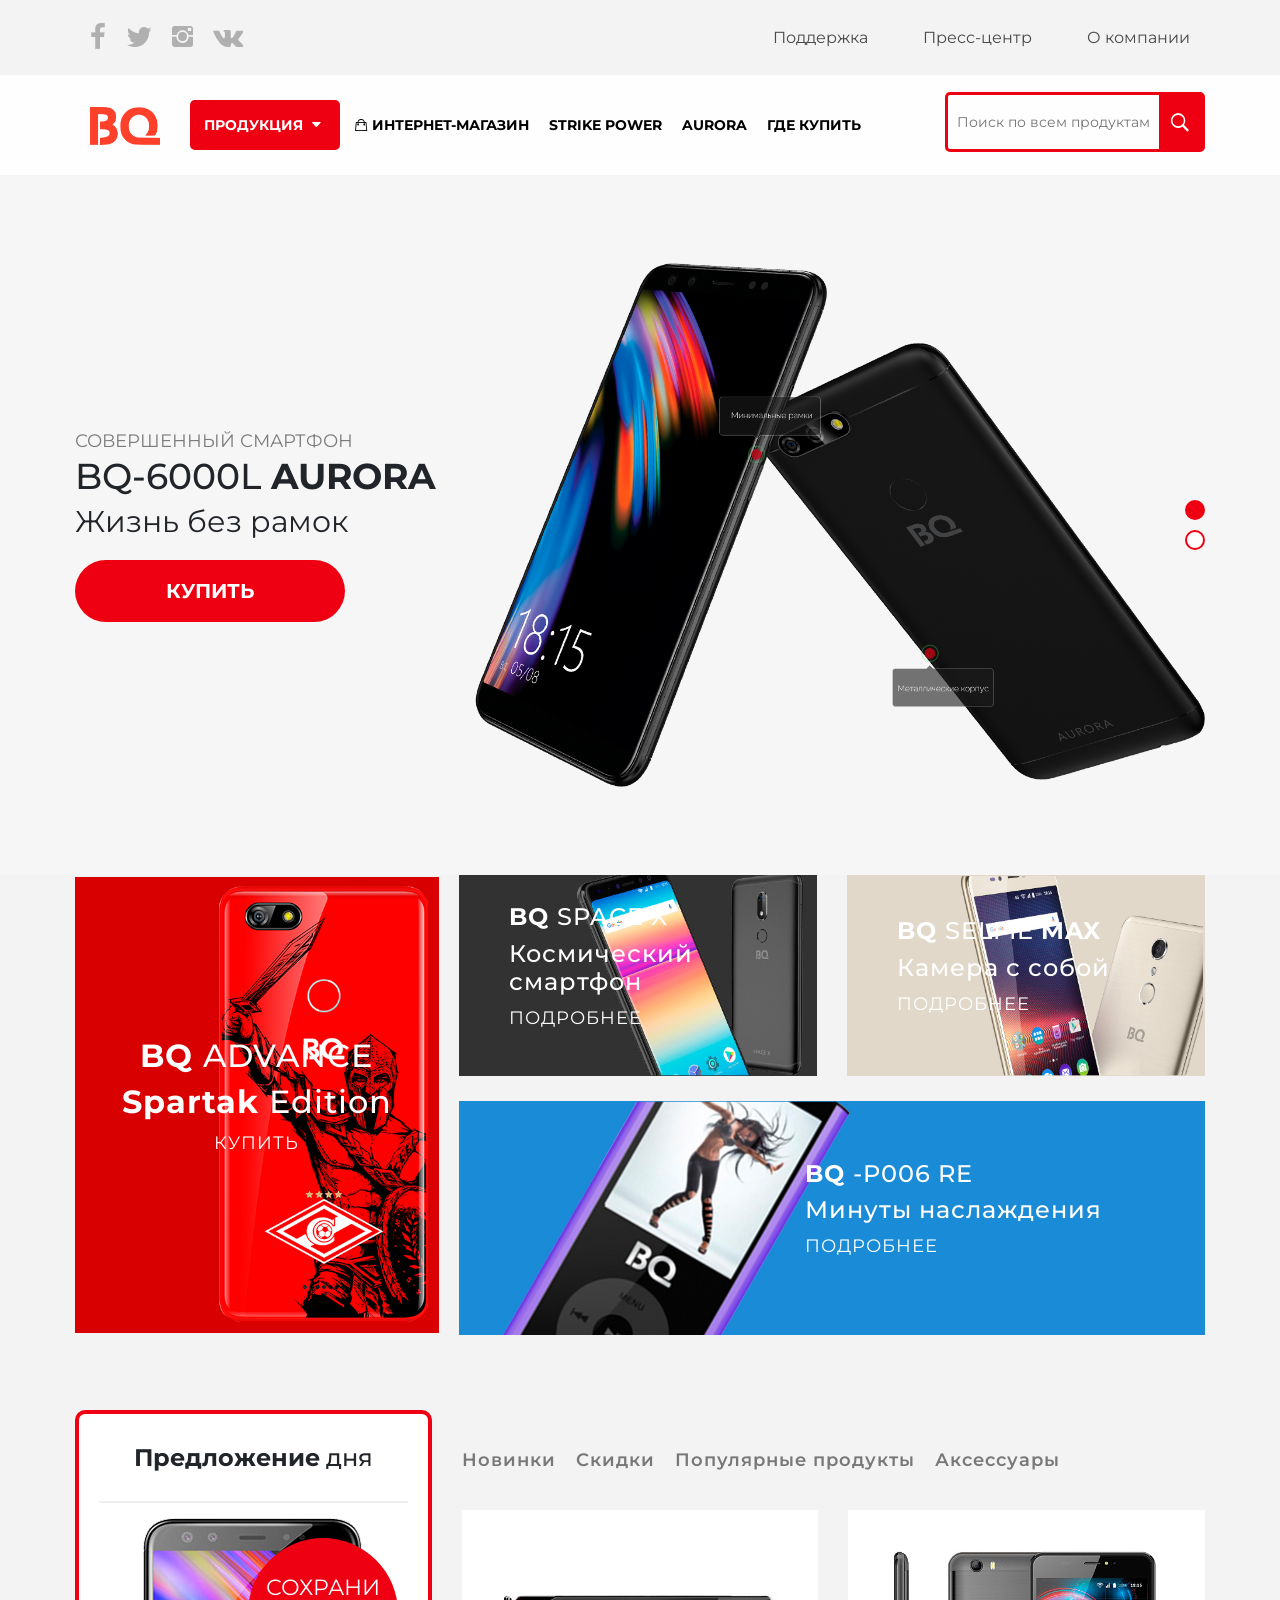
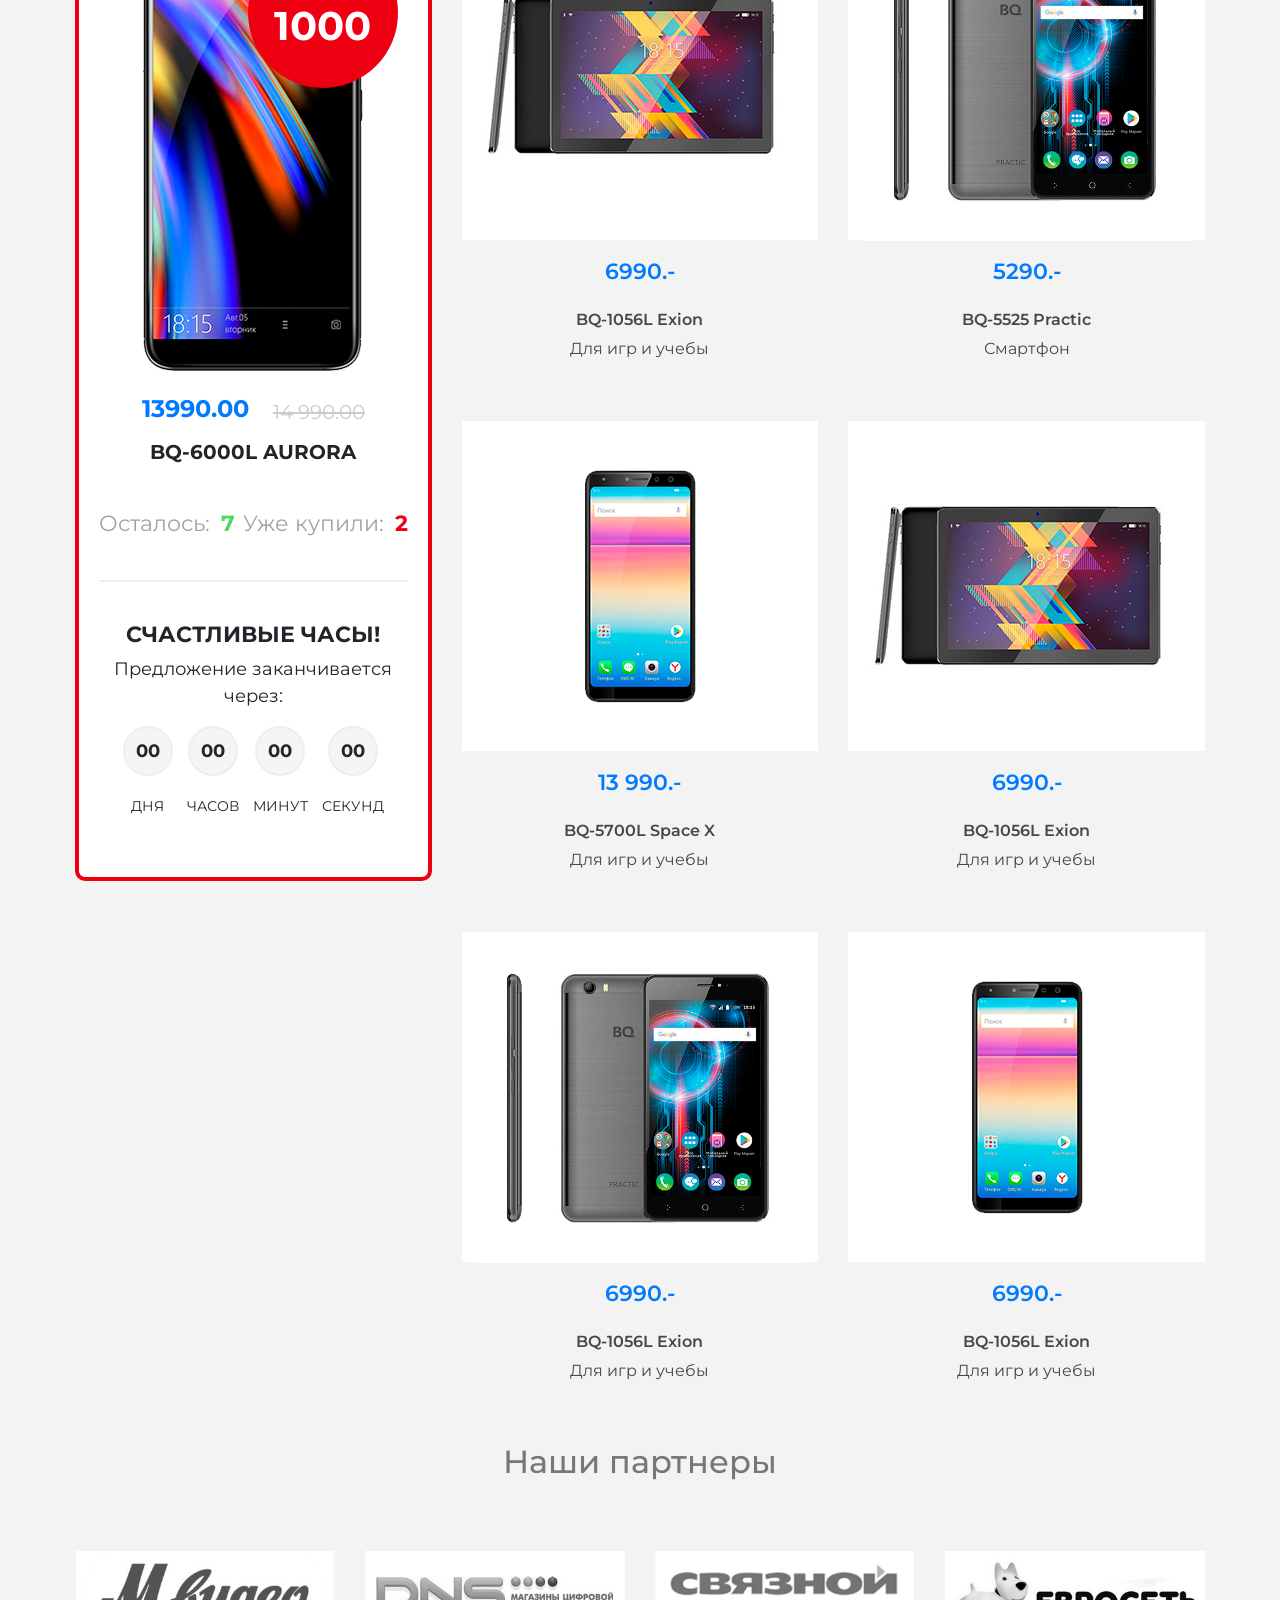
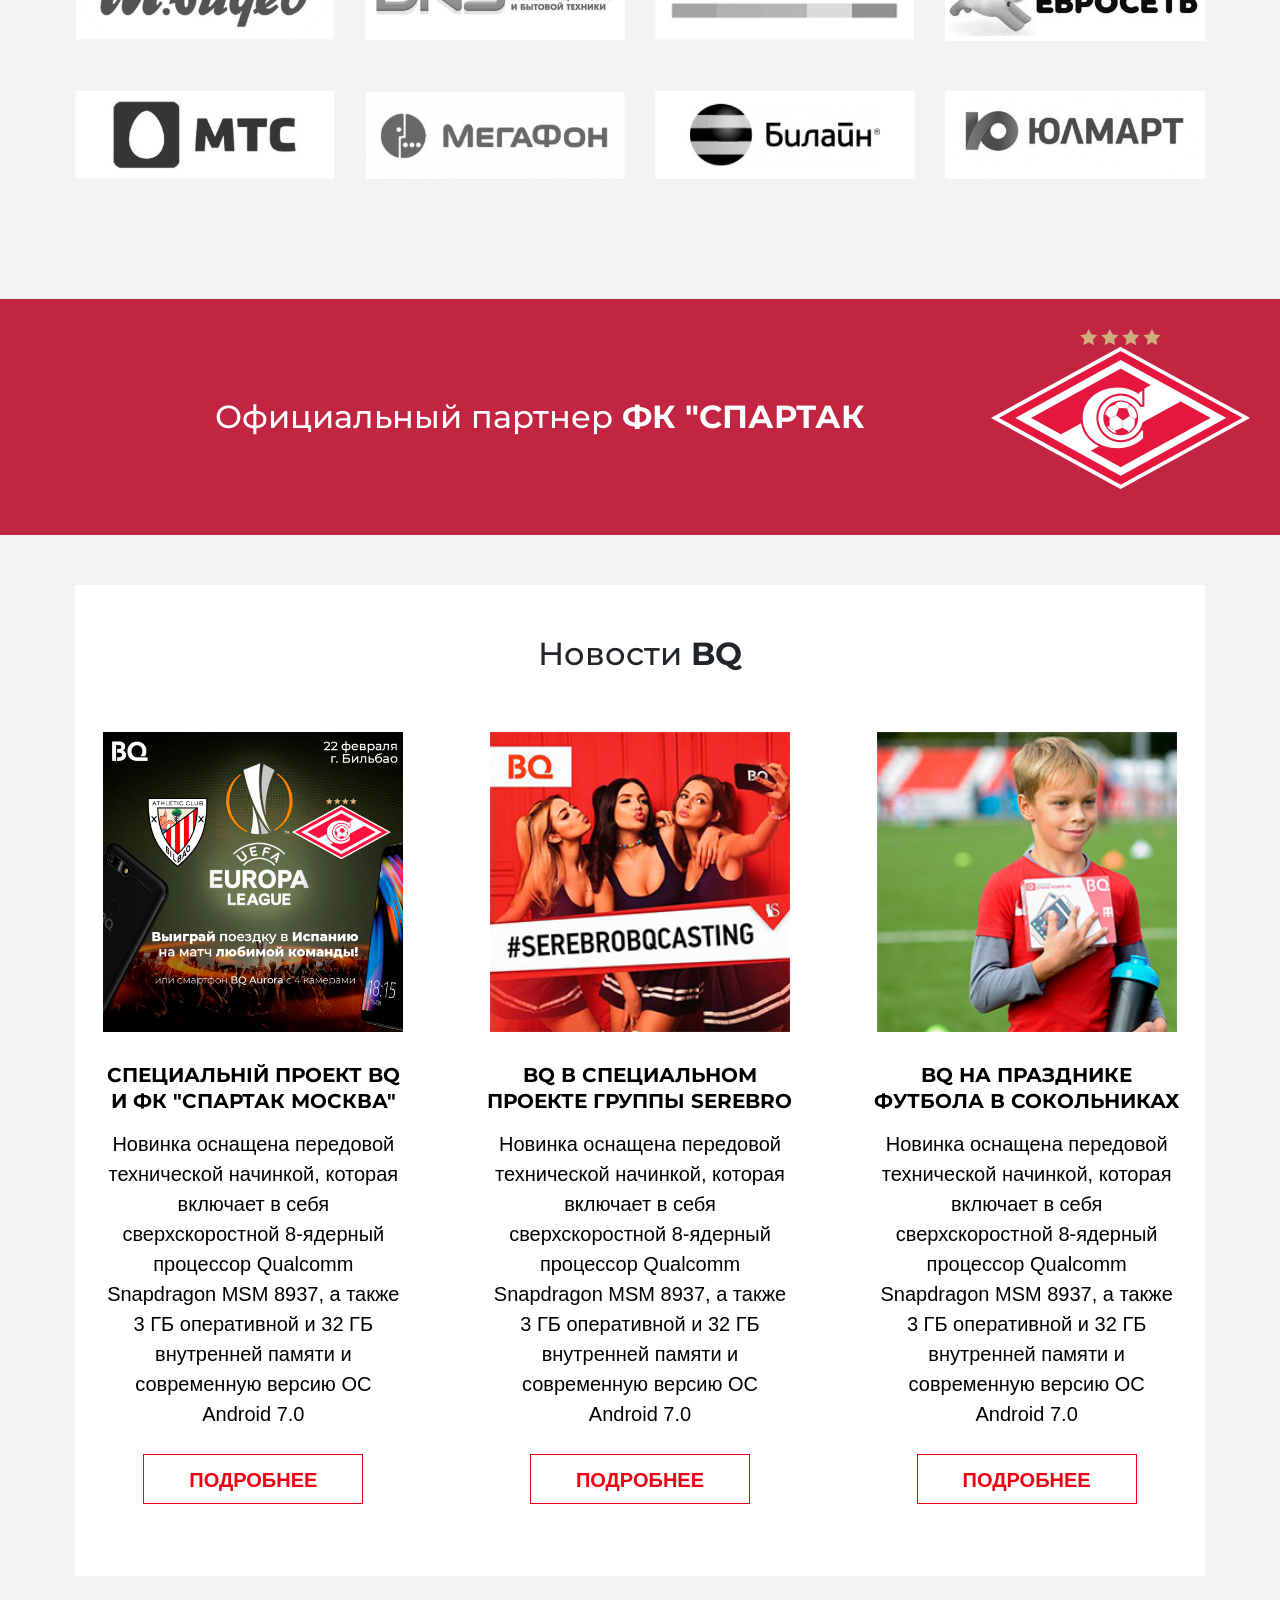
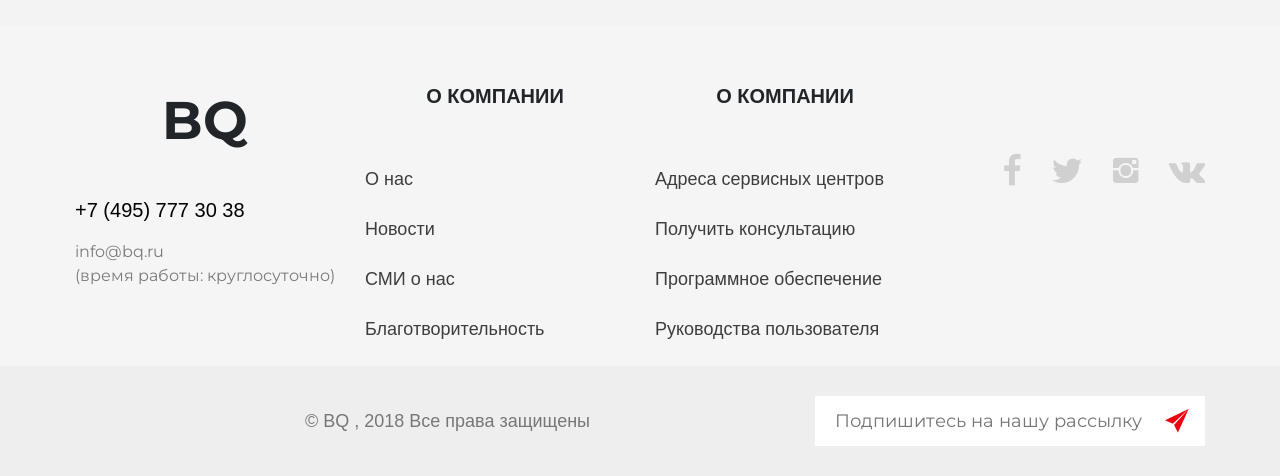
<file: index.html>
<!DOCTYPE html>
<html lang="ru">
<head>
    <meta charset="UTF-8">
    <meta http-equiv="X-UA-Compatible" content="IE=edge">
    <meta name="viewport" content="width=device-width, user-scalable=no, initial-scale=1.0, maximum-scale=1.0, minimum-scale=1.0">
    <link rel="stylesheet" href="css/bootstrap.css">
    <link rel="stylesheet" href="css/ionicons.css">
    <link rel="stylesheet" href="js/library/slick/slick.css">
    <link rel="stylesheet" href="https://maxcdn.bootstrapcdn.com/font-awesome/4.7.0/css/font-awesome.min.css">
    <link rel="stylesheet" href="css/common.css">
    <link rel="stylesheet" href="css/media.css">
    <link href="https://fonts.googleapis.com/css?family=Montserrat:400,600,700" rel="stylesheet">
    <title>BQ</title>
</head>
<body>
<header>
    <div class="container-fluid">
        <div class="row">
            <section class="top-nav d-flex pad hidden-md">
                <div class="col-xl-6">
                    <ul class="list-unstyled d-flex social">
                        <li><a href="#"><i class="fa fa-facebook"></i></a></li>
                        <li><a href="#"><i class="fa fa-twitter"></i></a></li>
                        <li><a href="#"><i class="ion-social-instagram"></i></a></li>
                        <li><a href="#"><i class="fa fa-vk"></i></a></li>
                    </ul>
                </div>
                <div class="col-xl-6">
                    <nav>
                        <ul class="list-unstyled top-nav d-flex justify-content-end">
                            <li><a href="#">Поддержка</a></li>
                            <li><a href="#">Пресс-центр</a></li>
                            <li><a href="#">О компании</a></li>
                        </ul>
                    </nav>
                </div>
            </section>
            <section class="header d-flex hidden-md">
                <div class="col-xl-12">
                    <nav>
                        <div class="nav-menu d-flex">
                            <ul class="header list-unstyled d-flex hidden-md">
                                <a href="#" class="logo-item"><img src="img/logo.png" alt="logo"></a>
                                <li>
                                    <section class="products">
                                        <a href="#">Продукция <i class="ion-arrow-down-b"></i></a>
                                        <ul class="list-unstyled">
                                            <li><a href="#">Product 1</a></li>
                                            <li><a href="#">Product 2</a></li>
                                            <li><a href="#">Product 3</a></li>
                                            <li><a href="#">Product 4</a></li>
                                            <li><a href="#">Product 5</a></li>
                                        </ul>

                                    </section>
                                </li>
                                <li><a href="#"><i class="ion-bag"></i>интернет-магазин</a></li>
                                <li><a href="#">strike power</a></li>
                                <li><a href="#">aurora</a></li>
                                <li><a href="#">где купить</a></li>
                            </ul>
                            <ul class="list-unstyled search d-flex justify-content-end hidden-md">
                                <form action="#" class="search-form d-flex">
                                    <input type="text" placeholder="Поиск по всем продуктам">
                                    <button type="submit" ><a href="#"><i class="ion-ios-search-strong"></i></a></button>
                                </form>
                            </ul>

                        </div>
                    </nav>
                </div>
            </section>
            <section class="header visible-md row no-gutters align-items-center justify-content-between">
              <a href="#" class="logo-item visible-md"><img src="img/logo.png" alt="logo"></a>
              <div class="hamburger-box visible-md">
                <div class="hamburger-inner"></div>
              </div>
            </section>
        </div>
    </div>
</header>
<div class="mobile-panel pad" id="mobile-panel">
  <ul class="header list-unstyled">
      <li>
        <a href="#" class="toggle-button">Продукция <i class="ion-arrow-down-b"></i></a>
        <ul class="drop-menu list-unstyled">
            <li><a href="#">Product 1</a></li>
            <li><a href="#">Product 2</a></li>
            <li><a href="#">Product 3</a></li>
            <li><a href="#">Product 4</a></li>
            <li><a href="#">Product 5</a></li>
        </ul>
      </li>
      <li><a href="#">интернет-магазин</a></li>
      <li><a href="#">strike power</a></li>
      <li><a href="#">aurora</a></li>
      <li><a href="#">где купить</a></li>
      <li><a href="#">Поддержка</a></li>
      <li><a href="#">Пресс-центр</a></li>
      <li><a href="#">О компании</a></li>
  </ul>
  <form action="#" class="search-form d-flex">
    <input type="text" placeholder="Поиск по всем продуктам">
    <button type="submit"><a href="#"><i class="ion-ios-search-strong"></i></a></button>
  </form>
  <ul class="list-unstyled d-flex social">
      <li><a href="#"><i class="fa fa-facebook"></i></a></li>
      <li><a href="#"><i class="fa fa-twitter"></i></a></li>
      <li><a href="#"><i class="ion-social-instagram"></i></a></li>
      <li><a href="#"><i class="fa fa-vk"></i></a></li>
  </ul>
</div>
<section class="main-content">
    <div class="container-fluid pad slider hidden-xs">
      <div class="row no-gutters">
          <!--Слайдер заглушка-->
          <div class="main-slider">
            <div class="slider-item">
              <div class="slider-descr row no-gutters align-items-center">
                <div>
                  <div class="slider-name">СОВЕРШЕННЫЙ СМАРТФОН</div>
                  <h2 class="slider-title">BQ-6000L <b>Aurora</b></h2>
                  <p class="slider-text">
                    Жизнь без рамок
                  </p>
                  <a href="#" class="btn btn-red">Купить</a>
                </div>
              </div>
              <div class="slider-img row no-gutters align-items-center">
                <div class="slider-img__item">
                  <img src="img/slide-img.png" alt="">
                </div>
              </div>
            </div>
            <div class="slider-item">
              <div class="slider-descr row no-gutters align-items-center">
                <div>
                  <div class="slider-name">СОВЕРШЕННЫЙ СМАРТФОН</div>
                  <h2 class="slider-title">BQ-6000L <b>Aurora</b></h2>
                  <a href="#" class="btn btn-red">Купить</a>
                </div>
              </div>
            </div>
          </div>
        </div>
    </div>
    <div class="container-fluid pad">
            <div class="row no-gutters">
                <!--Специальные предложения-->
                <div class="special-offers d-flex">
                    <div class="post-thumb" style="margin-right: 20px;">
                        <a href="#">
                            <img src="img/5500L-red_back.png" alt="" class="hidden-sm">
                            <div class="post-img visible-sm" style="background-image: url(img/5500L-red_back.png)"></div>
                        </a>
                        <a href="#" class="post-thumb-overlay text-center row no-gutters align-items-center">
                            <div class="text-center">
                                <h1><strong>BQ </strong>ADVANCE</h1>
                                <h1><strong>Spartak </strong>Edition</h1>
                                <p>купить</p>
                            </div>
                        </a>
                    </div>
                    <div class="justify-content-end">
                        <div class="d-flex sm-block">
                            <div class="post-thumb">
                                <a href="#">
                                  <img class="hidden-sm" src="img/bq_space-x.jpg" alt="">
                                  <div class="post-img visible-sm" style="background-image: url(img/bq_space-x.jpg)"></div>
                                </a>
                                <a href="#" class="post-thumb-overlay text-left row no-gutters align-items-center">
                                    <div class="" style="padding-left: 50px;">
                                        <h2><strong>BQ </strong>SPACE X</h2>
                                        <h2>Космический смартфон</h2>
                                        <p>подробнее</p>
                                    </div>
                                </a>

                            </div>
                            <div class="post-thumb" style="margin-left: 30px;">
                                    <a href="#">
                                        <img class="hidden-sm" src="img/bq_selfie-max.jpg" alt="">
                                        <div class="post-img visible-sm" style="background-image: url(img/bq_selfie-max.jpg)"></div>
                                    </a>
                                    <a href="#" class="post-thumb-overlay text-left row no-gutters align-items-center">
                                        <div class="" style="padding-left: 50px;">
                                            <h2><strong>BQ </strong>SELFIE <strong>MAX</strong></h2>
                                            <h2>Камера с собой</h2>
                                            <p>подробнее</p>
                                        </div>
                                    </a>
                            </div>
                        </div>
                        <div class="post-thumb" style="margin-top: 25px;">
                            <a href="#">
                                <img class="hidden-sm" src="img/BQ-P006-1_Foto_630x475.jpg" alt="">
                                <div class="post-img visible-sm" style="background-image: url(img/BQ-P006-1_Foto_630x475.jpg)"></div>
                            </a>
                            <a href="#" class="post-thumb-overlay text-right row no-gutters align-items-center">
                                <div class="clearfix">
                                    <div class="right-text">
                                      <h2><strong>BQ </strong>-P006 RE</h2>
                                      <h2>Минуты наслаждения</h2>
                                      <p>подробнее</p>
                                    </div>
                                </div>
                            </a>
                        </div>
                    </div>
                </div>
            </div>
            <div class="catalog d-flex">
                    <div class="row">
                    <div class="col-xl-4 hidden-xs">
                        <div class="day-offer">
                          <div class="day-offer__header">
                            <h3 class="item-title"><b>Предложение</b> дня</h3>
                          </div>
                          <div class="day-offer__content">
                            <div class="day-offer__img">
                              <img src="img/phone.png" alt="">
                              <div class="day-offer__label row no-gutters align-items-center">
                                <div>
                                  сохрани <br>
                                  <b>1000</b>
                                </div>
                              </div>
                            </div>
                            <div class="day-offer__price">
                              <div class="price-today">13990.00</div>
                              <div class="price-prev">14 990.00</div>
                            </div>
                            <div class="day-offer__name">
                              <b>BQ-6000L AURORA</b>
                            </div>
                            <div class="day-offer__count row no-gutters justify-content-between">
                              <div>
                                Осталось: <span class="green-color">7</span>
                              </div>
                              <div>
                                Уже купили: <span class="red-color">2</span>
                              </div>
                            </div>
                          </div>
                          <div class="day-offer__footer">
                            <div class="timer">
                              <h3 class="timer-title">СЧАСТЛИВЫЕ ЧАСЫ!</h3>
                              <p class="timer-subtitle">
                                Предложение заканчивается через:
                              </p>
                              <div id="clock"></div>
                            </div>
                          </div>
                        </div>
                    </div>
                    <div class="col-xl-8">
                        <div class="catalog-items">
                            <div class="catalog-categories d-flex">
                                <div><a href="#">Новинки</a></div>
                                <div><a href="#">Скидки</a></div>
                                <div><a href="#">Популярные продукты</a></div>
                                <div><a href="#">Аксессуары</a></div>
                            </div>

                            <div class="products d-flex">
                                <div class="row">
                                    <div class="product-item col-xl-4">
                                        <div class="product">
                                            <a href="#">
                                            <div class="prew_img">
                                                <img src="img/exion.jpg" alt="">
                                            </div>
                                            <div class="price">6990.-</div>
                                            <div class="name">BQ-1056L Exion</div>
                                            <div class="category">Для игр и учебы</div>
                                            </a>
                                        </div>
                                    </div>
                                    <div class="product-item col-xl-4">
                                        <div class="product">
                                            <a href="#">
                                                <div class="prew_img">
                                                    <img src="img/2200.png" alt="">
                                                </div>
                                                <div class="price">5290.-</div>
                                                <div class="name">BQ-5525 Practic</div>
                                                <div class="category">Смартфон</div>
                                            </a>
                                        </div>
                                    </div>
                                    <div class="product-item col-xl-4">
                                        <div class="product">
                                            <a href="#">
                                                <div class="prew_img">
                                                    <img src="img/space-x.jpg" alt="">
                                                </div>
                                                <div class="price">13 990.-</div>
                                                <div class="name">BQ-5700L Space X</div>
                                                <div class="category">Для игр и учебы</div>
                                            </a>
                                        </div>
                                    </div>
                                    <div class="product-item col-xl-4">
                                        <div class="product">
                                            <a href="#">
                                                <div class="prew_img">
                                                    <img src="img/exion.jpg" alt="">
                                                </div>
                                                <div class="price">6990.-</div>
                                                <div class="name">BQ-1056L Exion</div>
                                                <div class="category">Для игр и учебы</div>
                                            </a>
                                        </div>
                                    </div>
                                    <div class="product-item col-xl-4">
                                        <div class="product">
                                            <a href="#">
                                                <div class="prew_img">
                                                    <img src="img/2200.png" alt="">
                                                </div>
                                                <div class="price">6990.-</div>
                                                <div class="name">BQ-1056L Exion</div>
                                                <div class="category">Для игр и учебы</div>
                                            </a>
                                        </div>
                                    </div>
                                    <div class="product-item col-xl-4">
                                        <div class="product">
                                            <a href="#">
                                                <div class="prew_img">
                                                    <img src="img/space-x.jpg" alt="">
                                                </div>
                                                <div class="price">6990.-</div>
                                                <div class="name">BQ-1056L Exion</div>
                                                <div class="category">Для игр и учебы</div>
                                            </a>
                                        </div>
                                    </div>
                                </div>
                            </div>
                        </div>
                    </div>

                </div>

            </div>
            <div class="partners">
                <div class="row">
                    <div class="col-xl-12">
                        <h1>Наши партнеры</h1>
                    </div>
                </div>
                <div class="partners-name">
                    <div class="row">
                        <div class="col-xl-3 col-sm-4 col-6">
                            <div class="partner">
                                <a href="#">
                                    <img src="img/m-video-logo.jpg" alt="">
                                </a>
                            </div>
                        </div>
                        <div class="col-xl-3 col-sm-4 col-6">
                            <div class="partner">
                                <a href="#">
                                    <img src="img/dns-logo.jpg" alt="">
                                </a>
                            </div>
                        </div>
                        <div class="col-xl-3 col-sm-4 col-6">
                            <div class="partner">
                                <a href="#">
                                    <img src="img/svyaznoy-logo.png" alt="">
                                </a>
                            </div>
                        </div>
                        <div class="col-xl-3 col-sm-4 col-6">
                            <div class="partner">
                                <a href="#">
                                    <img src="img/euro-net.jpg" alt="">
                                </a>
                            </div>
                        </div>
                        <div class="col-xl-3 col-sm-4 col-6">
                            <div class="partner">
                                <a href="#">
                                    <img src="img/mts-logo.jpg" alt="">
                                </a>
                            </div>
                        </div>
                        <div class="col-xl-3 col-sm-4 col-6">
                            <div class="partner">
                                <a href="#">
                                    <img src="img/megafon-logo.jpg" alt="">
                                </a>
                            </div>
                        </div>
                        <div class="col-xl-3 col-sm-4 col-6">
                            <div class="partner">
                                <a href="#">
                                    <img src="img/biline-logo.jpg" alt="">
                                </a>
                            </div>
                        </div>
                        <div class="col-xl-3 col-sm-4 col-6">
                            <div class="partner">
                                <a href="#">
                                    <img src="img/asulmart.jpg" alt="">
                                </a>
                            </div>
                        </div>
                    </div>
                </div>
                </div>
    </div>
    <div class="container-fluid oficial hidden-sm">
        <div class="col-xl-12">
            <div class="d-flex">
                <h1>Официальный партнер <strong>ФК "СПАРТАК МОСКВА"</strong></h1>
                <img src="img/spartak-logo.png" alt="">
            </div>

        </div>
    </div>
    <div class="container-fluid pad">
        <div class="news">
            <div class="row">
                <div class="col-xl-12">
                    <div class="news-title text-center">
                        <h1>Новости <b>BQ</b></h1>
                    </div>
                </div>
            </div>
            <div class="row">
                <div class="col-xl-4">
                    <div class="news-item text-center">
                        <a href="#">
                            <div class="news-prew_img">
                                <img src="img/bq-euro.jpg" alt="">
                            </div>
                            <div class="news-item_title">
                                специальній проект BQ и фк "спартак москва"
                            </div>
                            <div class="description">Новинка оснащена передовой технической начинкой, которая включает в себя сверхскоростной 8-ядерный процессор Qualcomm Snapdragon MSM 8937, а также 3 ГБ оперативной и 32 ГБ внутренней памяти и современную версию ОС Android 7.0
                            </div>
                            <div class="more">Подробнее</div>
                        </a>
                    </div>
                </div>
                <div class="col-xl-4">
                    <div class="news-item text-center">
                        <a href="#">
                            <div class="news-prew_img text-center">
                                <img src="img/bq-cast.jpg" alt="">
                            </div>
                            <div class="news-item_title">
                                BQ в специальном проекте группы serebro
                            </div>
                            <div class="description">Новинка оснащена передовой технической начинкой, которая включает в себя сверхскоростной 8-ядерный процессор Qualcomm Snapdragon MSM 8937, а также 3 ГБ оперативной и 32 ГБ внутренней памяти и современную версию ОС Android 7.0
                            </div>
                            <div class="more">Подробнее</div>
                        </a>
                    </div>
                </div>
                <div class="col-xl-4">
                    <div class="news-item text-center">
                        <a href="#">
                            <div class="news-prew_img">
                                <img src="img/bq-foot.jpg" alt="">
                            </div>
                            <div class="news-item_title">
                                BQ на празднике футбола в сокольниках
                            </div>
                            <div class="description">Новинка оснащена передовой технической начинкой, которая включает в себя сверхскоростной 8-ядерный процессор Qualcomm Snapdragon MSM 8937, а также 3 ГБ оперативной и 32 ГБ внутренней памяти и современную версию ОС Android 7.0
                            </div>
                            <div class="more">Подробнее</div>
                        </a>
                    </div>
                </div>
            </div>
        </div>
    </div>
</section>
<footer>
    <div class="container-fluid pad">  
      <div class="row">
          <div class="col-lg-3">
              <div class="contacts">
                  <div class="title">
                      BQ
                  </div>
                  <div class="phone">
                      <a href="tel:+74957773038">+7 (495) 777 30 38</a>
                  </div>
                  <div class="email">
                      <a href="mailto:info@bq.ru">info@bq.ru</a>
                      <p>(время работы: круглосуточно)</p>
                  </div>

              </div>
          </div>
          <div class="col-lg-3">
              <div class="about">
                  <div class="title">
                      О компании
                  </div>
                  <div class="link"><a href="#">О нас</a></div>
                  <div class="link"><a href="#">Новости</a></div>
                  <div class="link"><a href="#">СМИ о нас</a></div>
                  <div class="link"><a href="#">Благотворительность</a></div>
              </div>
          </div>
          <div class="col-lg-3">
              <div class="support">
                  <div class="title">
                      О компании
                  </div>
                  <div class="link"><a href="#">Адреса сервисных центров</a></div>
                  <div class="link"><a href="#">Получить консультацию</a></div>
                  <div class="link"><a href="#">Программное обеспечение</a></div>
                  <div class="link"><a href="#">Руководства пользователя</a></div>
              </div>
          </div>
          <div class="col-lg-3">
              <div class="social d-flex justify-content-end">
                  <div><a href="#"><i class="fa fa-facebook"></i></a></div>
                  <div><a href="#"><i class="fa fa-twitter"></i></a></div>
                  <div><a href="#"><i class="ion-social-instagram"></i></a></div>
                  <div><a href="#"><i class="fa fa-vk"></i></a></div>
              </div>
          </div>
      </div>
    </div>
    <div class="container-fluid pad footer-bottom">
      <div class="row no-gutters justify-content-between bottom align-items-center">
        <div class="hidden-xs">&nbsp;</div>
        <div class="copy">&copy; BQ , 2018 Все права защищены</div>
        <div class="subscribe-form">
          <form action="">
            <input type="text" class="subscribe-form__field" placeholder="Подпишитесь на нашу рассылку">
            <button type="submit" class="subscribe-form__btn">
              <i class="ion-ios-paperplane"></i>
            </button>
          </form>
        </div>
      </div>
    </div>
</footer>
  <script src="js/jquery-3.2.1.min.js"></script>
  <script src="js/library/slick/slick.min.js"></script>
  <script src="js/library/countdown/jquery.countdown.min.js"></script>
  <script src="js/bootstrap.js"></script>
  <script src="js/headhesive.min.js"></script>
  <script src="js/js.js"></script>
</body>
</html>
</file>
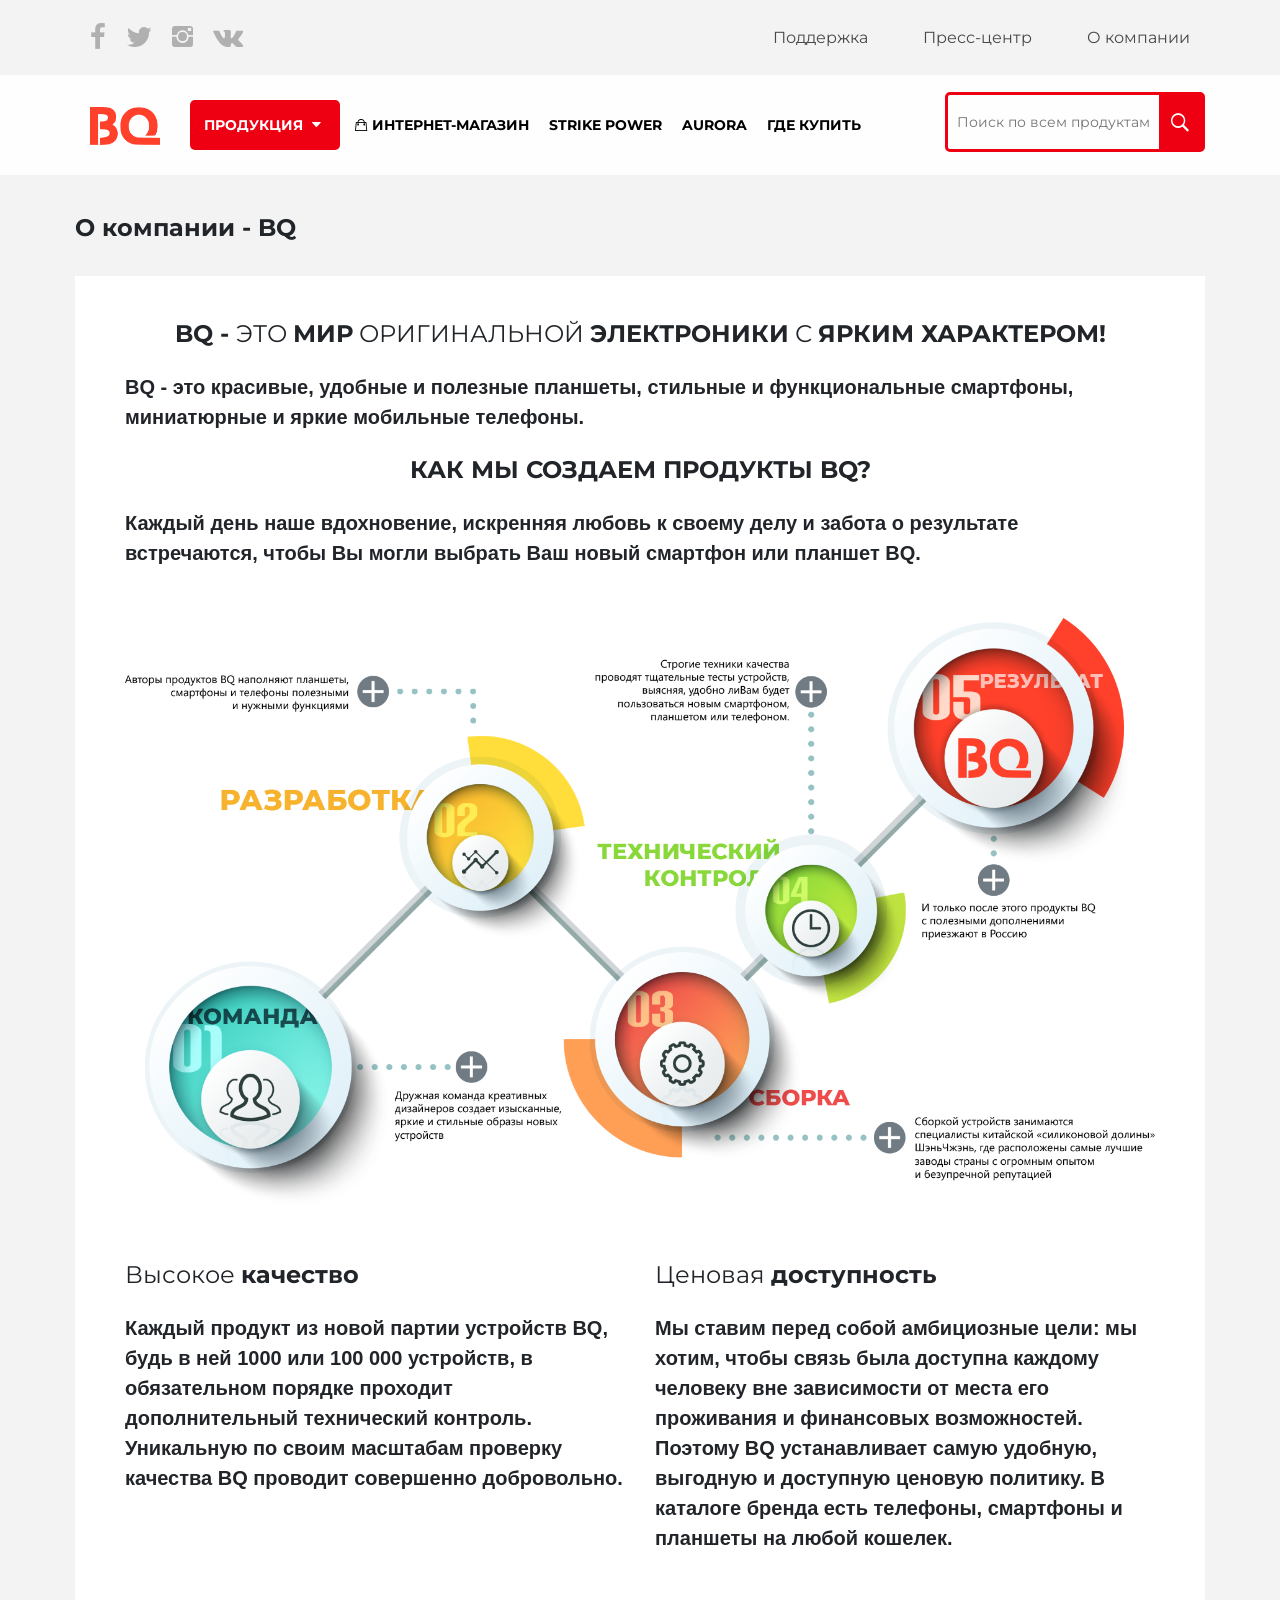
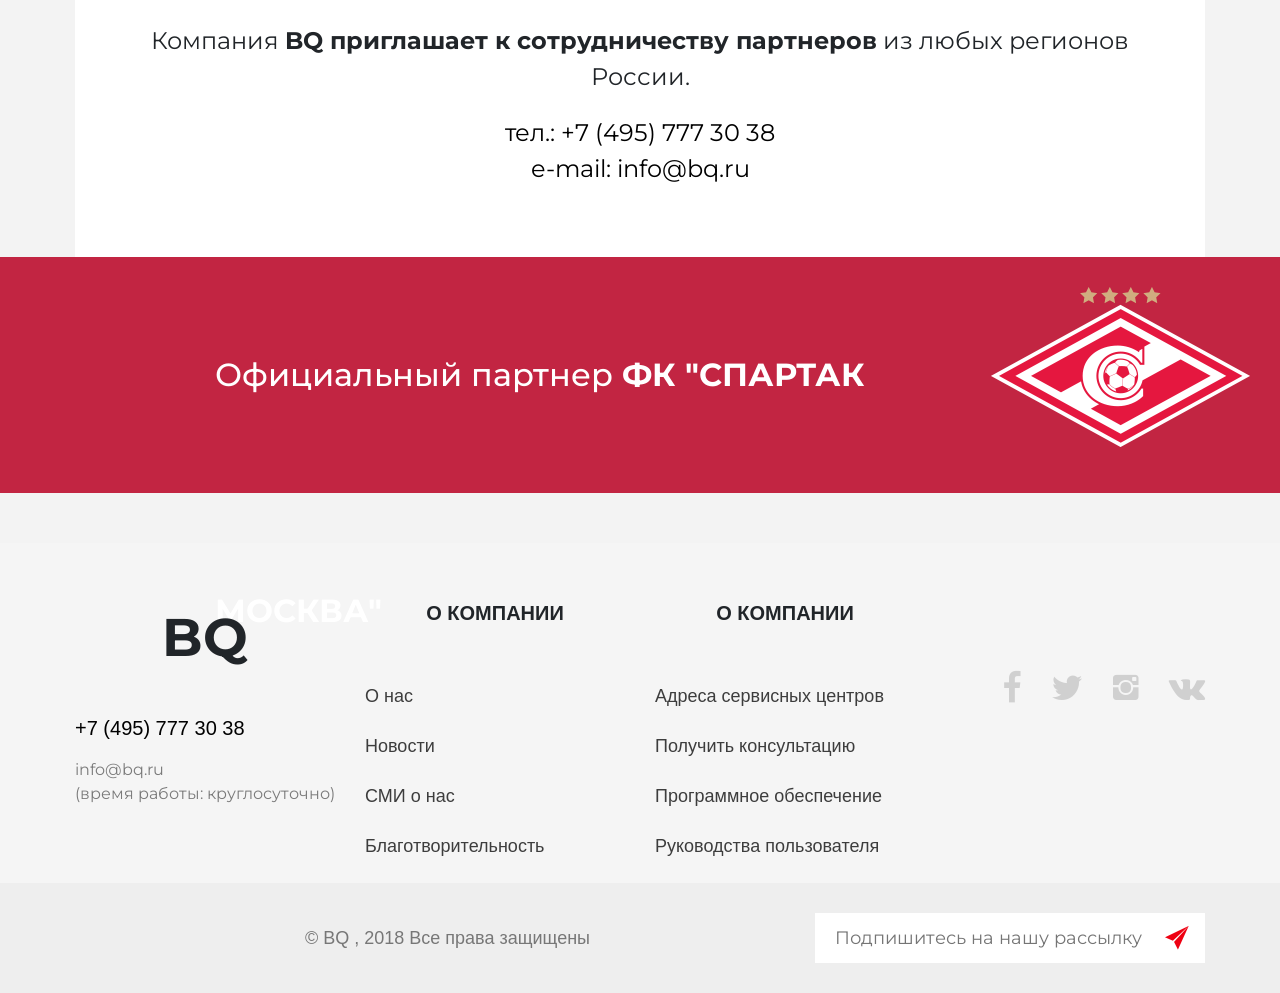
<file: about.html>
<!DOCTYPE html>
<html lang="ru">
<head>
    <meta charset="UTF-8">
    <meta http-equiv="X-UA-Compatible" content="IE=edge">
    <meta name="viewport" content="width=device-width, user-scalable=no, initial-scale=1.0, maximum-scale=1.0, minimum-scale=1.0">
    <link rel="stylesheet" href="css/bootstrap.css">
    <link rel="stylesheet" href="css/ionicons.css">
    <link rel="stylesheet" href="js/library/slick/slick.css">
    <link rel="stylesheet" href="https://maxcdn.bootstrapcdn.com/font-awesome/4.7.0/css/font-awesome.min.css">
    <link rel="stylesheet" href="css/common.css">
    <link rel="stylesheet" href="css/media.css">
    <link href="https://fonts.googleapis.com/css?family=Montserrat:400,600,700" rel="stylesheet">
    <title>BQ</title>
</head>
<body>
  <header>
    <div class="container-fluid">
        <div class="row">
            <section class="top-nav d-flex pad hidden-md">
                <div class="col-xl-6">
                    <ul class="list-unstyled d-flex social">
                        <li><a href="#"><i class="fa fa-facebook"></i></a></li>
                        <li><a href="#"><i class="fa fa-twitter"></i></a></li>
                        <li><a href="#"><i class="ion-social-instagram"></i></a></li>
                        <li><a href="#"><i class="fa fa-vk"></i></a></li>
                    </ul>
                </div>
                <div class="col-xl-6">
                    <nav>
                        <ul class="list-unstyled top-nav d-flex justify-content-end">
                            <li><a href="#">Поддержка</a></li>
                            <li><a href="#">Пресс-центр</a></li>
                            <li><a href="#">О компании</a></li>
                        </ul>
                    </nav>
                </div>
            </section>
            <section class="header d-flex hidden-md">
                <div class="col-xl-12">
                    <nav>
                        <div class="nav-menu d-flex">
                            <ul class="header list-unstyled d-flex hidden-md">
                                <a href="#" class="logo-item"><img src="img/logo.png" alt="logo"></a>
                                <li>
                                    <section class="products">
                                        <a href="#">Продукция <i class="ion-arrow-down-b"></i></a>
                                        <ul class="list-unstyled">
                                            <li><a href="#">Product 1</a></li>
                                            <li><a href="#">Product 2</a></li>
                                            <li><a href="#">Product 3</a></li>
                                            <li><a href="#">Product 4</a></li>
                                            <li><a href="#">Product 5</a></li>
                                        </ul>

                                    </section>
                                </li>
                                <li><a href="#"><i class="ion-bag"></i>интернет-магазин</a></li>
                                <li><a href="#">strike power</a></li>
                                <li><a href="#">aurora</a></li>
                                <li><a href="#">где купить</a></li>
                            </ul>
                            <ul class="list-unstyled search d-flex justify-content-end hidden-md">
                                <form action="#" class="search-form d-flex">
                                    <input type="text" placeholder="Поиск по всем продуктам">
                                    <button type="submit" ><a href="#"><i class="ion-ios-search-strong"></i></a></button>
                                </form>
                            </ul>

                        </div>
                    </nav>
                </div>
            </section>
            <section class="header visible-md row no-gutters align-items-center justify-content-between">
              <a href="#" class="logo-item visible-md"><img src="img/logo.png" alt="logo"></a>
              <div class="hamburger-box visible-md">
                <div class="hamburger-inner"></div>
              </div>
            </section>
        </div>
    </div>
</header>
<div class="mobile-panel pad" id="mobile-panel">
  <ul class="header list-unstyled">
      <li>
        <a href="#" class="toggle-button">Продукция <i class="ion-arrow-down-b"></i></a>
        <ul class="drop-menu list-unstyled">
            <li><a href="#">Product 1</a></li>
            <li><a href="#">Product 2</a></li>
            <li><a href="#">Product 3</a></li>
            <li><a href="#">Product 4</a></li>
            <li><a href="#">Product 5</a></li>
        </ul>
      </li>
      <li><a href="#">интернет-магазин</a></li>
      <li><a href="#">strike power</a></li>
      <li><a href="#">aurora</a></li>
      <li><a href="#">где купить</a></li>
      <li><a href="#">Поддержка</a></li>
      <li><a href="#">Пресс-центр</a></li>
      <li><a href="#">О компании</a></li>
  </ul>
  <form action="#" class="search-form d-flex">
    <input type="text" placeholder="Поиск по всем продуктам">
    <button type="submit"><a href="#"><i class="ion-ios-search-strong"></i></a></button>
  </form>
  <ul class="list-unstyled d-flex social">
      <li><a href="#"><i class="fa fa-facebook"></i></a></li>
      <li><a href="#"><i class="fa fa-twitter"></i></a></li>
      <li><a href="#"><i class="ion-social-instagram"></i></a></li>
      <li><a href="#"><i class="fa fa-vk"></i></a></li>
  </ul>
</div>
  <section class="main">
      <div class="container-fluid pad">
          <div class="row">
              <div class="col-xl-12">
                  <div class="page-title">
                      О компании - BQ
                  </div>
              </div>
          </div>
          <div class="page-content">
              <div class="row">
                  <div class="col-xl-12">
                      <div class="title">
                          <strong>BQ - </strong>это <strong>мир</strong> оригинальной <strong>электроники</strong> с <strong>ярким характером!</strong>
                      </div>
                      <div class="content">
                          <b>BQ - </b>это красивые, удобные и полезные планшеты, стильные и функциональные смартфоны, миниатюрные и яркие мобильные телефоны.

                      </div>
                      <div class="title">
                          <strong>как мы создаем продукты bq?</strong>
                      </div>
                      <div class="content">
                          <b>Каждый день наше вдохновение, искренняя любовь к своему делу и забота о результате встречаются, чтобы Вы могли выбрать Ваш новый смартфон или планшет BQ.</b>
                      </div>
                      <div class="how-it-make">
                          <img src="img/how_it_make.png" alt="">
                      </div>
                  </div>
              </div>
              <div class="row">
                  <div class="col-xl-6">
                      <div class="adv_title">
                          Высокое <strong>качество</strong>
                      </div>
                      <div class="adv_content">
                          Каждый продукт из новой партии устройств BQ, будь в ней 1000 или 100 000 устройств, в обязательном порядке проходит дополнительный технический контроль. Уникальную по своим масштабам проверку качества BQ проводит совершенно добровольно.
                      </div>
                  </div>
                  <div class="col-xl-6">
                      <div class="adv_title">
                          Ценовая <strong>доступность</strong>
                      </div>
                      <div class="adv_content">
                          Мы ставим перед собой амбициозные цели: мы хотим, чтобы связь была доступна каждому человеку вне зависимости от места его проживания и финансовых возможностей. Поэтому BQ устанавливает самую удобную, выгодную и доступную ценовую политику. В каталоге бренда есть телефоны, смартфоны и планшеты на любой кошелек.
                      </div>
                  </div>
              </div>
              <div class="row">
                  <div class="col-xl-12">
                      <div class="for-partners text-center">
                          <div class="title">
                              Компания <strong>BQ приглашает к сотрудничеству партнеров</strong> из любых регионов России.
                          </div>
                          <div class="contacts">
                              <div><a href="tel:+74957773038">тел.: +7 (495) 777 30 38</a></div>
                              <div><a href="mailto:info@bq.ru">e-mail: info@bq.ru</a></div>
                          </div>
                      </div>
                  </div>
              </div>
          </div>
      </div>
  </section>
  <div class="container-fluid oficial hidden-sm">
      <div class="col-xl-12">
          <div class="d-flex">
              <h1>Официальный партнер <strong>ФК "СПАРТАК МОСКВА"</strong></h1>
              <img src="img/spartak-logo.png" alt="">
          </div>

      </div>
    </div>
  <footer>
      <div class="container-fluid pad">  
        <div class="row">
            <div class="col-lg-3">
                <div class="contacts">
                    <div class="title">
                        BQ
                    </div>
                    <div class="phone">
                        <a href="tel:+74957773038">+7 (495) 777 30 38</a>
                    </div>
                    <div class="email">
                        <a href="mailto:info@bq.ru">info@bq.ru</a>
                        <p>(время работы: круглосуточно)</p>
                    </div>

                </div>
            </div>
            <div class="col-lg-3">
                <div class="about">
                    <div class="title">
                        О компании
                    </div>
                    <div class="link"><a href="#">О нас</a></div>
                    <div class="link"><a href="#">Новости</a></div>
                    <div class="link"><a href="#">СМИ о нас</a></div>
                    <div class="link"><a href="#">Благотворительность</a></div>
                </div>
            </div>
            <div class="col-lg-3">
                <div class="support">
                    <div class="title">
                        О компании
                    </div>
                    <div class="link"><a href="#">Адреса сервисных центров</a></div>
                    <div class="link"><a href="#">Получить консультацию</a></div>
                    <div class="link"><a href="#">Программное обеспечение</a></div>
                    <div class="link"><a href="#">Руководства пользователя</a></div>
                </div>
            </div>
            <div class="col-lg-3">
                <div class="social d-flex justify-content-end">
                    <div><a href="#"><i class="fa fa-facebook"></i></a></div>
                    <div><a href="#"><i class="fa fa-twitter"></i></a></div>
                    <div><a href="#"><i class="ion-social-instagram"></i></a></div>
                    <div><a href="#"><i class="fa fa-vk"></i></a></div>
                </div>
            </div>
        </div>
      </div>
      <div class="container-fluid pad footer-bottom">
        <div class="row no-gutters justify-content-between bottom align-items-center">
          <div class="hidden-xs">&nbsp;</div>
          <div class="copy">&copy; BQ , 2018 Все права защищены</div>
          <div class="subscribe-form">
            <form action="">
              <input type="text" class="subscribe-form__field" placeholder="Подпишитесь на нашу рассылку">
              <button type="submit" class="subscribe-form__btn">
                <i class="ion-ios-paperplane"></i>
              </button>
            </form>
          </div>
        </div>
      </div>
  </footer>

  <script src="js/jquery-3.2.1.min.js"></script>
  <script src="js/library/slick/slick.min.js"></script>
  <script src="js/library/countdown/jquery.countdown.min.js"></script>
  <script src="js/bootstrap.js"></script>
  <script src="js/headhesive.min.js"></script>
  <script src="js/js.js"></script>
</body>
</html>
</file>
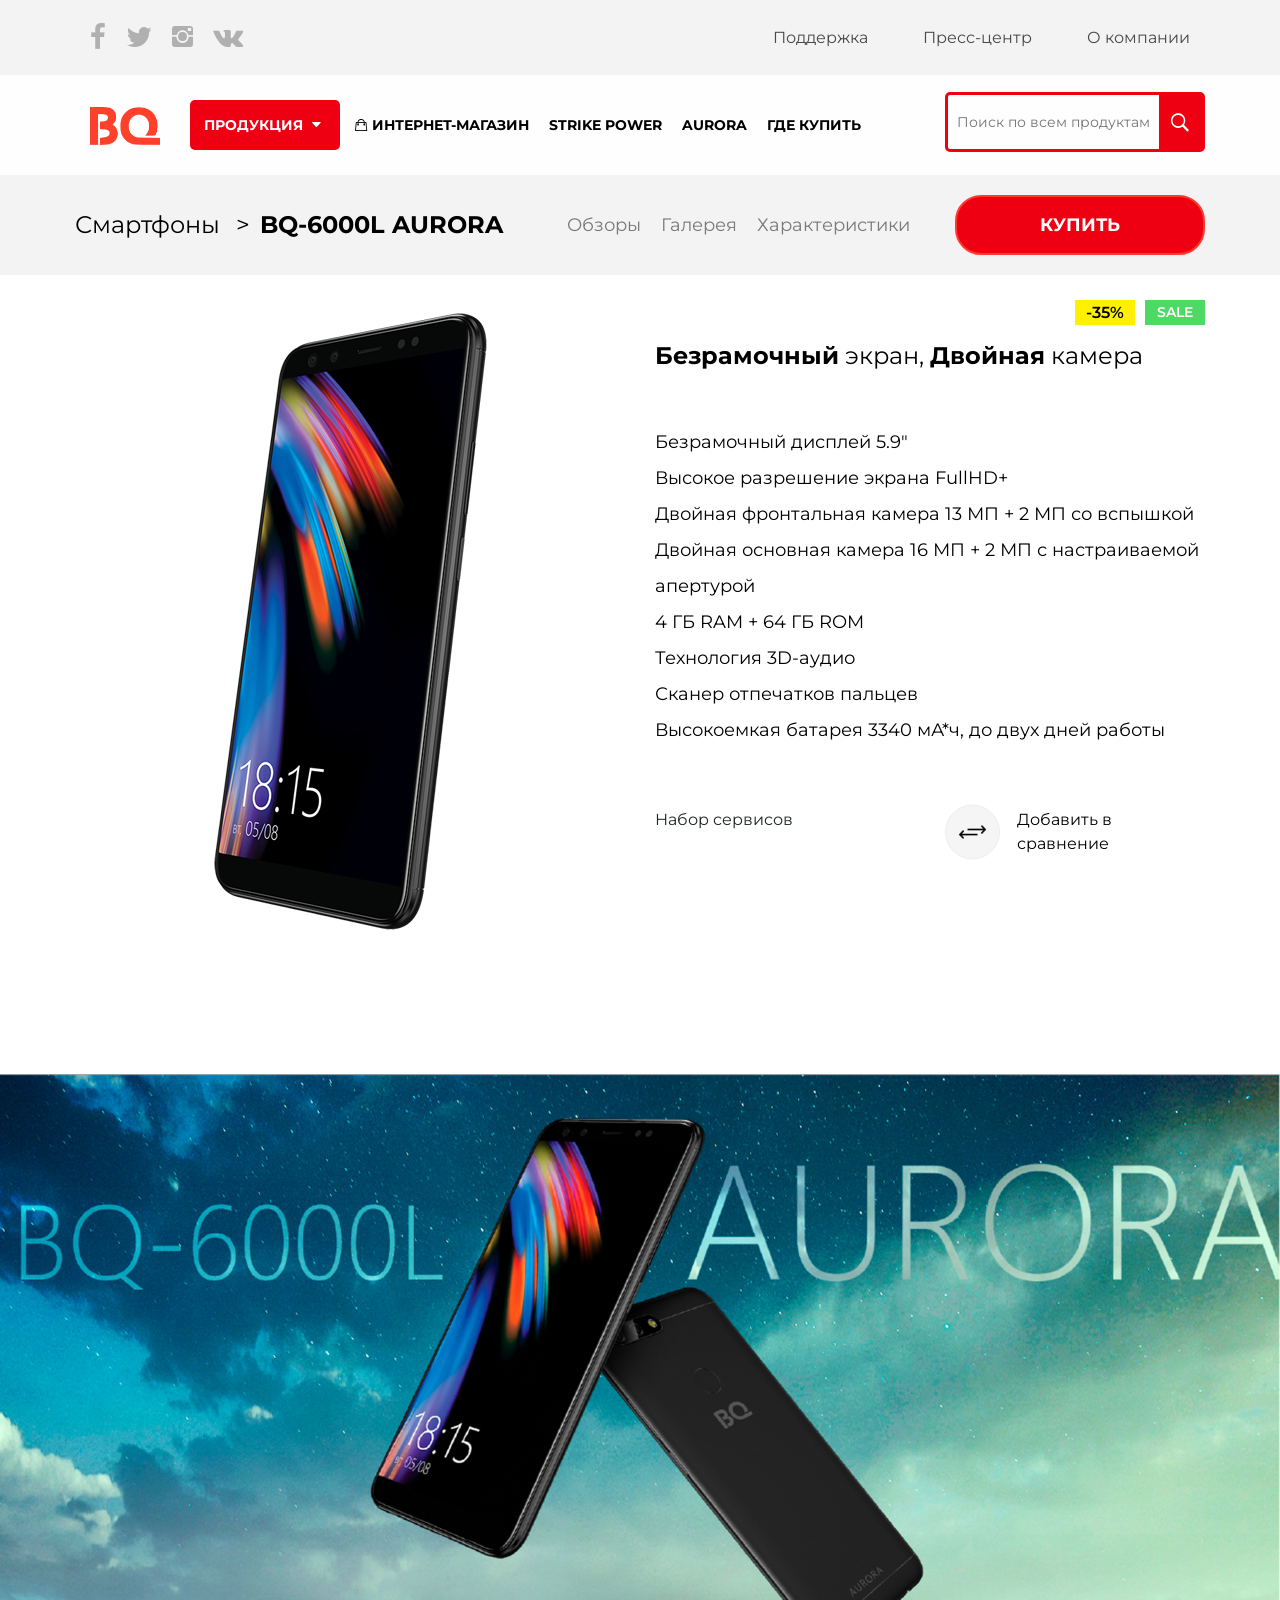
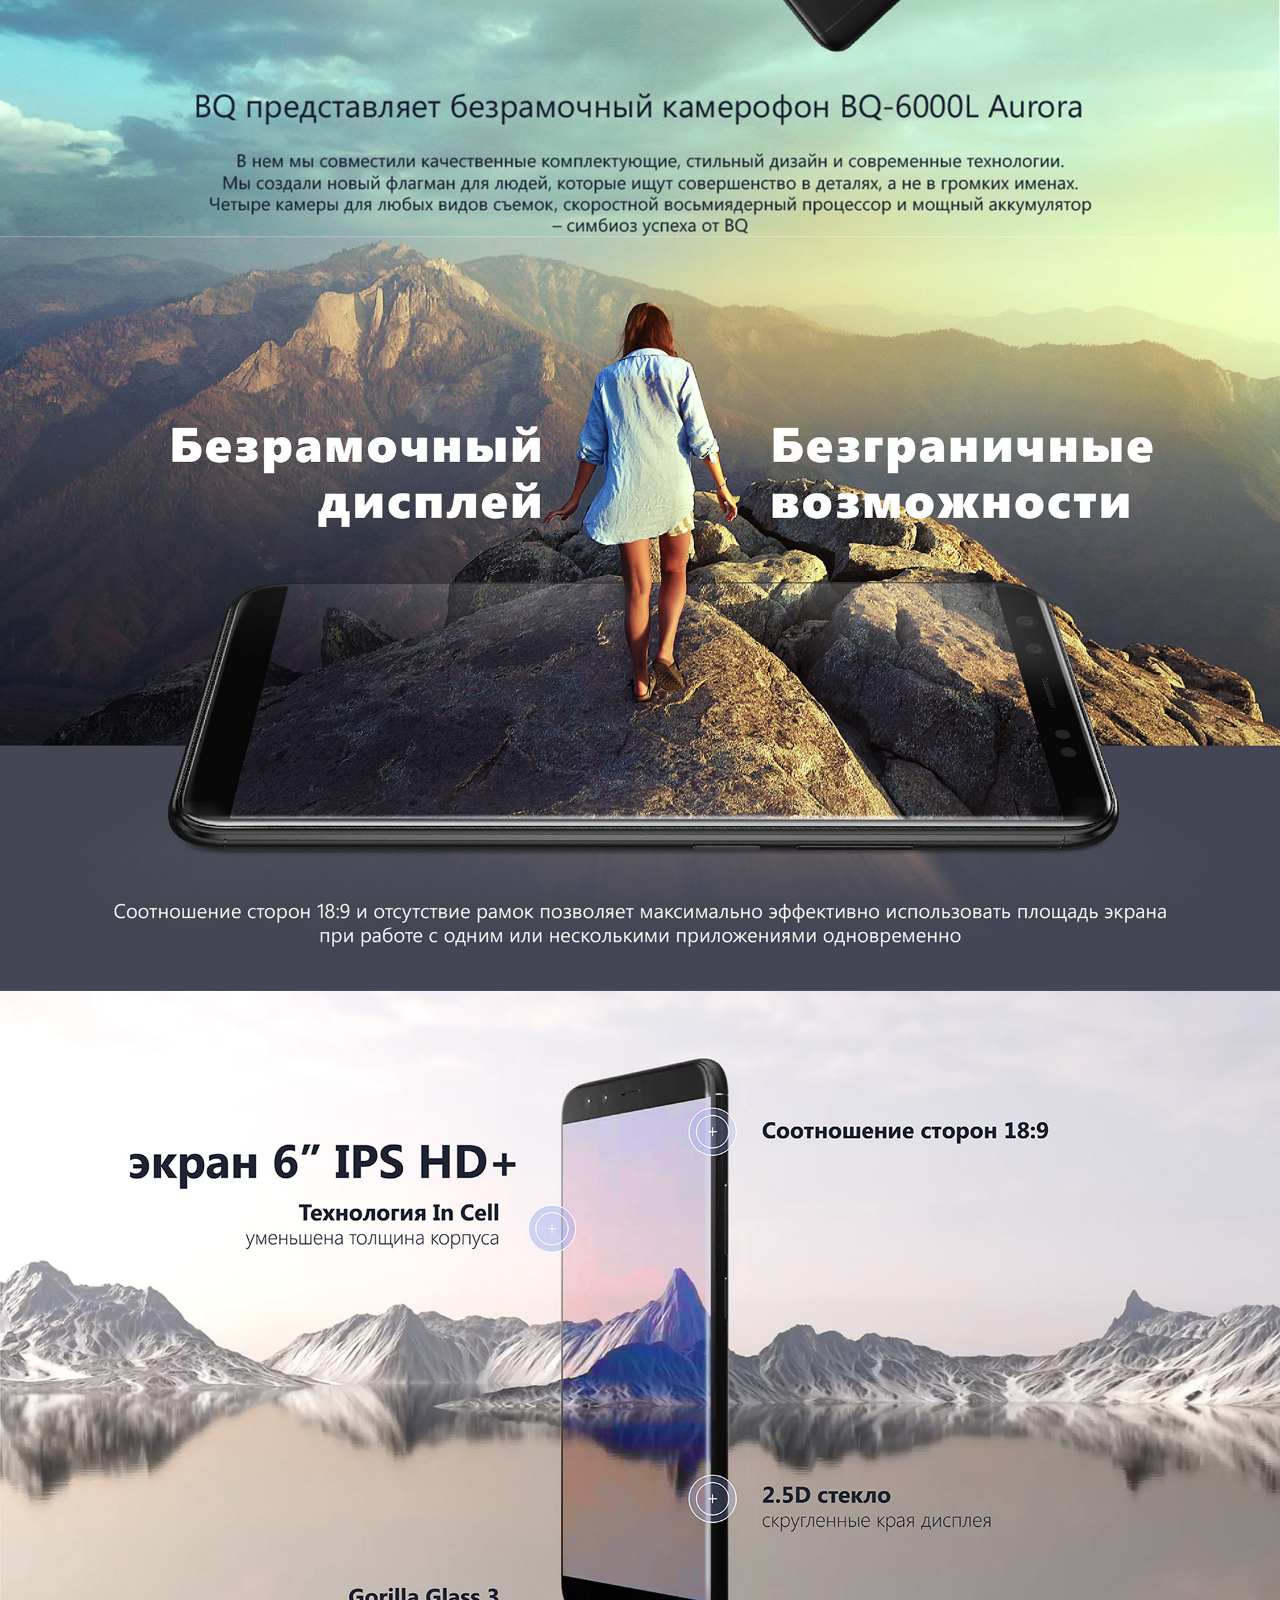
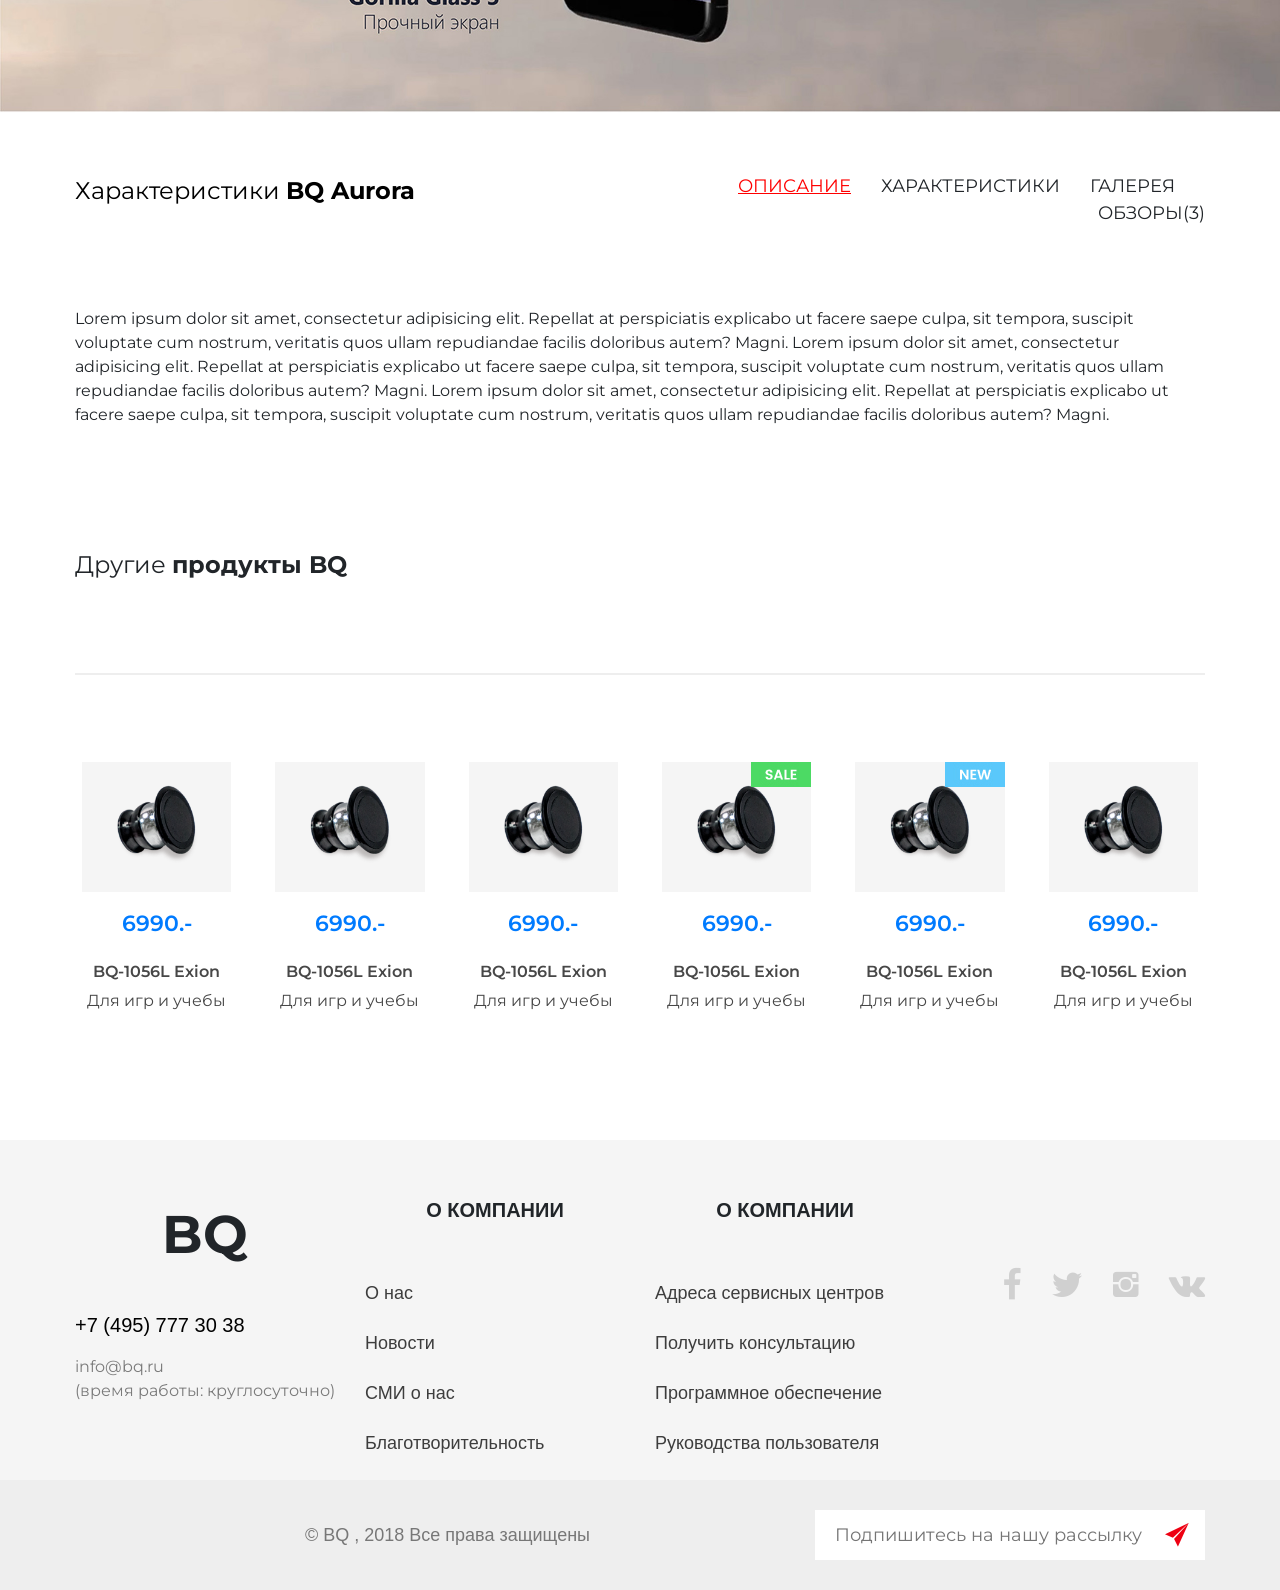
<file: card.html>
<!DOCTYPE html>
<html lang="ru">
<head>
    <meta charset="UTF-8">
    <meta http-equiv="X-UA-Compatible" content="IE=edge">
    <meta name="viewport" content="width=device-width, user-scalable=no, initial-scale=1.0, maximum-scale=1.0, minimum-scale=1.0">
    <link rel="stylesheet" href="css/bootstrap.css">
    <link rel="stylesheet" href="css/ionicons.css">
    <link rel="stylesheet" href="js/library/slick/slick.css">
    <link rel="stylesheet" href="https://maxcdn.bootstrapcdn.com/font-awesome/4.7.0/css/font-awesome.min.css">
    <link rel="stylesheet" href="css/jquery.fancybox.min.css">
    <link rel="stylesheet" href="css/common.css">
    <link rel="stylesheet" href="css/media.css">
    <link href="https://fonts.googleapis.com/css?family=Montserrat:400,600,700" rel="stylesheet">
    <title>BQ</title>
</head>
<body>
  <header>
      <div class="container-fluid">
          <div class="row">
              <section class="top-nav d-flex pad hidden-md">
                  <div class="col-xl-6">
                      <ul class="list-unstyled d-flex social">
                          <li><a href="#"><i class="fa fa-facebook"></i></a></li>
                          <li><a href="#"><i class="fa fa-twitter"></i></a></li>
                          <li><a href="#"><i class="ion-social-instagram"></i></a></li>
                          <li><a href="#"><i class="fa fa-vk"></i></a></li>
                      </ul>
                  </div>
                  <div class="col-xl-6">
                      <nav>
                          <ul class="list-unstyled top-nav d-flex justify-content-end">
                              <li><a href="#">Поддержка</a></li>
                              <li><a href="#">Пресс-центр</a></li>
                              <li><a href="#">О компании</a></li>
                          </ul>
                      </nav>
                  </div>
              </section>
              <section class="header d-flex hidden-md">
                  <div class="col-xl-12">
                      <nav>
                          <div class="nav-menu d-flex">
                              <ul class="header list-unstyled d-flex hidden-md">
                                  <a href="#" class="logo-item"><img src="img/logo.png" alt="logo"></a>
                                  <li>
                                      <section class="products">
                                          <a href="#">Продукция <i class="ion-arrow-down-b"></i></a>
                                          <ul class="list-unstyled">
                                              <li><a href="#">Product 1</a></li>
                                              <li><a href="#">Product 2</a></li>
                                              <li><a href="#">Product 3</a></li>
                                              <li><a href="#">Product 4</a></li>
                                              <li><a href="#">Product 5</a></li>
                                          </ul>

                                      </section>
                                  </li>
                                  <li><a href="#"><i class="ion-bag"></i>интернет-магазин</a></li>
                                  <li><a href="#">strike power</a></li>
                                  <li><a href="#">aurora</a></li>
                                  <li><a href="#">где купить</a></li>
                              </ul>
                              <ul class="list-unstyled search d-flex justify-content-end hidden-md">
                                  <form action="#" class="search-form d-flex">
                                      <input type="text" placeholder="Поиск по всем продуктам">
                                      <button type="submit" ><a href="#"><i class="ion-ios-search-strong"></i></a></button>
                                  </form>
                              </ul>

                          </div>
                      </nav>
                  </div>
              </section>
              <section class="header visible-md row no-gutters align-items-center justify-content-between">
                <a href="#" class="logo-item visible-md"><img src="img/logo.png" alt="logo"></a>
                <div class="hamburger-box visible-md">
                  <div class="hamburger-inner"></div>
                </div>
              </section>
          </div>
      </div>
  </header>
  <div class="main">
    <div class="container-fluid pad">
      <div class="row justify-content-between align-items-center section-header page-path__wp">
        <div class="col-md-12 col-lg-5">
          <ul class="page-path">
            <li class="page-path__item">
              <a href="#" class="page-path__link">
                Смартфоны
              </a>
            </li>
            <li class="page-path__item">
              <span class="page-path__last">
                BQ-6000L AURORA
              </span>
            </li>
          </ul>
        </div>
        <div class="col-md-12 col-lg-7">
          <div class="page-buy__wp">
            <a href="#buy-form" class="page-buy page-buy__button">
              Купить
            </a>
          </div>
          <ul class="page-other">
            <li class="page-other__item">
              <a href="#" class="page-other__link">
                Обзоры
              </a>
            </li>
            <li class="page-other__item">
              <a href="#" class="page-other__link">
                Галерея
              </a>
            </li>
            <li class="page-other__item">
              <a href="#" class="page-other__link">
                Характеристики
              </a>
            </li>
          </ul>
        </div>
      </div>
    </div>
    <div class="wht__block">
      <div class="container-fluid pad">
        <div class="row">
          <div class="col-md-6">
            <div class="p-card__left">
              <img src="img/prod.png" alt="alt">
            </div>
          </div>
          <div class="col-md-6">
            <div class="p-card__right">
              <div class="p-card__skid">
                <div class="p-card__skid-second">
                  Sale
                </div>
                <div class="p-card__skid-first">
                  -35%
                </div>
              </div>
              <div class="p-card__pres">
                <strong>Безрамочный</strong> экран, <strong>Двойная</strong> камера
              </div>
              <ul class="p-card__list">
                <li class="p-card__item">
                  Безрамочный дисплей 5.9"
                </li>
                <li class="p-card__item">
                  Высокое разрешение экрана FullHD+
                </li>
                <li class="p-card__item">
                  Двойная фронтальная камера 13 МП + 2 МП со вспышкой
                </li>
                <li class="p-card__item">
                  Двойная основная камера 16 МП + 2 МП с настраиваемой апертурой
                </li>
                <li class="p-card__item">
                  4 ГБ RAM + 64 ГБ ROM
                </li>
                <li class="p-card__item">
                  Технология 3D-аудио
                </li>
                <li class="p-card__item">
                  Сканер отпечатков пальцев
                </li>
                <li class="p-card__item">
                  Высокоемкая батарея 3340 мА*ч, до двух дней работы
                </li>
              </ul>
              <div class="p-card__bottom">
                <div class="row">
                  <div class="col-md-6">
                    <div class="p-card__like">
                      Набор сервисов
                    </div>
                  </div>
                  <div class="col-md-6">
                    <div class="p-card__sravn">
                      <a href="#" class="p-sravn">
                        Добавить в сравнение
                      </a>
                    </div>
                  </div>
                </div>
              </div>
            </div>
          </div>
        </div>
      </div>
    </div>
    <div class="baners__block">
      <div class="p-baner__top">
        <img src="img/card-baner__top.jpg" alt="">
      </div>
      <div class="p-baner__center">
        <img src="img/card-baner__center.jpg" alt="">
      </div>
      <div class="p-baner__bottom">
        <img src="img/card-baner__bottom.jpg" alt="">
      </div>
    </div>
    <div class="white__block">
      <div class="container-fluid pad">
        <div class="row">
          <div class="col-md-6">
            <div class="p-card__har">
              Характеристики <strong>BQ Aurora</strong>
            </div>
          </div>
          <div class="col-md-6">
            <ul class="p-card__tabs">
              <li class="p-card__tabs-item active p-card__tabs-item-1">
                Описание
              </li>
              <li class="p-card__tabs-item p-card__tabs-item-2">
                Характеристики
              </li>
              <li class="p-card__tabs-item p-card__tabs-item-3">
                Галерея
              </li>
              <li class="p-card__tabs-item p-card__tabs-item-4">
                Обзоры(3)
              </li>
            </ul>
          </div>
        </div>
        <div class="p-card__tabs-block p-card__tabs-block-1">
          <div class="row">
            <div class="col-md-12">
              Lorem ipsum dolor sit amet, consectetur adipisicing elit. Repellat at perspiciatis explicabo ut facere saepe culpa, sit tempora, suscipit voluptate cum nostrum, veritatis quos ullam repudiandae facilis doloribus autem? Magni.
              Lorem ipsum dolor sit amet, consectetur adipisicing elit. Repellat at perspiciatis explicabo ut facere saepe culpa, sit tempora, suscipit voluptate cum nostrum, veritatis quos ullam repudiandae facilis doloribus autem? Magni.
              Lorem ipsum dolor sit amet, consectetur adipisicing elit. Repellat at perspiciatis explicabo ut facere saepe culpa, sit tempora, suscipit voluptate cum nostrum, veritatis quos ullam repudiandae facilis doloribus autem? Magni.
            </div>
          </div>
        </div>
        <div class="p-card__tabs-block p-card__tabs-block-2">
          <div class="row">
            <div class="col-md-12">
              <ul class="p-card__list">
                <li class="p-card__item">
                  Безрамочный дисплей 5.9"
                </li>
                <li class="p-card__item">
                  Высокое разрешение экрана FullHD+
                </li>
                <li class="p-card__item">
                  Двойная фронтальная камера 13 МП + 2 МП со вспышкой
                </li>
                <li class="p-card__item">
                  Двойная основная камера 16 МП + 2 МП с настраиваемой апертурой
                </li>
                <li class="p-card__item">
                  4 ГБ RAM + 64 ГБ ROM
                </li>
                <li class="p-card__item">
                  Технология 3D-аудио
                </li>
                <li class="p-card__item">
                  Сканер отпечатков пальцев
                </li>
                <li class="p-card__item">
                  Высокоемкая батарея 3340 мА*ч, до двух дней работы
                </li>
              </ul>
            </div>
          </div>
        </div>
        <div class="p-card__tabs-block p-card__tabs-block-3">
          <div class="row">
            <div class="col-12">
              <div class="p-card__galery-slider">
                <a href="#" class="p-card__galery">
                  <img src="img/phone.png" alt="">
                </a>
                <a href="#" class="p-card__galery">
                  <img src="img/phone.png" alt="">
                </a>
                <a href="#" class="p-card__galery">
                  <img src="img/phone.png" alt="">
                </a>
                <a href="#" class="p-card__galery">
                  <img src="img/phone.png" alt="">
                </a>
                <a href="#" class="p-card__galery">
                  <img src="img/phone.png" alt="">
                </a>
                <a href="#" class="p-card__galery">
                  <img src="img/phone.png" alt="">
                </a>
              </div>
            </div>
            <!--
            <div class="col-md-4">
              <a href="#" class="p-card__galery">
                <img src="img/phone.png" alt="">
              </a>
            </div>
            <div class="col-md-4">
              <a href="#" class="p-card__galery">
                <img src="img/phone.png" alt="">
              </a>
            </div>
            <div class="col-md-4">
              <a href="#" class="p-card__galery">
                <img src="img/phone.png" alt="">
              </a>
            </div>
          -->
          </div>
        </div>
        <div class="p-card__tabs-block p-card__tabs-block-4">
          <div class="row">
            <div class="col-md-12">

            </div>
          </div>
        </div>
        <div class="row">
            <div class="col-xl-12">
                <div class="other-title">
                    Другие <strong>продукты BQ</strong>
                </div>
            </div>
        </div>
        <div class="other-products">
            <div class="row">
                <div class="col-xl-2 col-lg-4 col-md-4 col-sm-6">
                    <div class="other-products__item text-center">
                        <a href="#">
                            <div class="other-products__prew">
                                <img src="img/holder.png" alt="">
                            </div>
                            <div class="price">
                              <div class="price-value">6990.-</div>
                              <a href="#" class="more-btn">Подробнее</a>
                            </div>
                            <div class="name">BQ-1056L Exion</div>
                            <div class="category">Для игр и учебы</div>
                        </a>
                        <div class="on-hover">
                            <div class="like">
                                <a href="#"><i class="ion-ios-heart-outline"></i></a>
                            </div>
                            <div class="compare">
                                <a href="#"><i class="ion-arrow-swap"></i></a>
                            </div>
                        </div>
                    </div>
                </div>
                <div class="col-xl-2 col-lg-4 col-md-4 col-sm-6">
                    <div class="other-products__item text-center">
                        <a href="#">
                            <div class="other-products__prew">
                                <img src="img/holder.png" alt="">
                            </div>
                            <div class="price">
                              <div class="price-value">6990.-</div>
                              <a href="#" class="more-btn">Подробнее</a>
                            </div>
                            <div class="name">BQ-1056L Exion</div>
                            <div class="category">Для игр и учебы</div>
                        </a>
                        <div class="on-hover">
                            <div class="like">
                                <a href="#"><i class="ion-ios-heart-outline"></i></a>
                            </div>
                            <div class="compare">
                                <a href="#"><i class="ion-arrow-swap"></i></a>
                            </div>
                        </div>
                    </div>
                </div>
                <div class="col-xl-2 col-lg-4 col-md-4 col-sm-6">
                    <div class="other-products__item text-center">
                        <a href="#">
                            <div class="other-products__prew">
                                <img src="img/holder.png" alt="">
                            </div>
                            <div class="price">
                              <div class="price-value">6990.-</div>
                              <a href="#" class="more-btn">Подробнее</a>
                            </div>
                            <div class="name">BQ-1056L Exion</div>
                            <div class="category">Для игр и учебы</div>
                        </a>
                        <div class="on-hover">
                            <div class="like">
                                <a href="#"><i class="ion-ios-heart-outline"></i></a>
                            </div>
                            <div class="compare">
                                <a href="#"><i class="ion-arrow-swap"></i></a>
                            </div>
                        </div>
                    </div>
                </div>
                <div class="col-xl-2 col-lg-4 col-md-4 col-sm-6">
                    <div class="other-products__item text-center">
                        <a href="#">
                            <div class="other-products__prew">
                                <img src="img/holder.png" alt="">
                                <div class="label-item">
                                  <img src="img/sale.jpg" alt="">
                                </div>
                            </div>
                            <div class="price">
                              <div class="price-value">6990.-</div>
                              <a href="#" class="more-btn">Подробнее</a>
                            </div>
                            <div class="name">BQ-1056L Exion</div>
                            <div class="category">Для игр и учебы</div>
                        </a>
                        <div class="on-hover">
                            <div class="like">
                                <a href="#"><i class="ion-ios-heart-outline"></i></a>
                            </div>
                            <div class="compare">
                                <a href="#"><i class="ion-arrow-swap"></i></a>
                            </div>
                        </div>
                    </div>
                </div>
                <div class="col-xl-2 col-lg-4 col-md-4 col-sm-6">
                    <div class="other-products__item text-center">
                        <a href="#">
                            <div class="other-products__prew">
                                <img src="img/holder.png" alt="">
                                <div class="label-item">
                                  <img src="img/new.jpg" alt="">
                                </div>
                            </div>
                            <div class="price">
                              <div class="price-value">6990.-</div>
                              <a href="#" class="more-btn">Подробнее</a>
                            </div>
                            <div class="name">BQ-1056L Exion</div>
                            <div class="category">Для игр и учебы</div>
                        </a>
                        <div class="on-hover">
                            <div class="like">
                                <a href="#"><i class="ion-ios-heart-outline"></i></a>
                            </div>
                            <div class="compare">
                                <a href="#"><i class="ion-arrow-swap"></i></a>
                            </div>
                        </div>
                    </div>
                </div>
                <div class="col-xl-2 col-lg-4 col-md-4 col-sm-6">
                    <div class="other-products__item text-center">
                        <a href="#">
                            <div class="other-products__prew">
                                <img src="img/holder.png" alt="">
                            </div>
                            <div class="price">
                              <div class="price-value">6990.-</div>
                              <a href="#" class="more-btn">Подробнее</a>
                            </div>
                            <div class="name">BQ-1056L Exion</div>
                            <div class="category">Для игр и учебы</div>
                        </a>
                        <div class="on-hover">
                            <div class="like">
                                <a href="#"><i class="ion-ios-heart-outline"></i></a>
                            </div>
                            <div class="compare">
                                <a href="#"><i class="ion-arrow-swap"></i></a>
                            </div>
                        </div>
                    </div>
                </div>
            </div>
        </div>
      </div>
    </div>
  </div>
  <footer>
      <div class="container-fluid pad">  
        <div class="row">
            <div class="col-lg-3">
                <div class="contacts">
                    <div class="title">
                        BQ
                    </div>
                    <div class="phone">
                        <a href="tel:+74957773038">+7 (495) 777 30 38</a>
                    </div>
                    <div class="email">
                        <a href="mailto:info@bq.ru">info@bq.ru</a>
                        <p>(время работы: круглосуточно)</p>
                    </div>

                </div>
            </div>
            <div class="col-lg-3">
                <div class="about">
                    <div class="title">
                        О компании
                    </div>
                    <div class="link"><a href="#">О нас</a></div>
                    <div class="link"><a href="#">Новости</a></div>
                    <div class="link"><a href="#">СМИ о нас</a></div>
                    <div class="link"><a href="#">Благотворительность</a></div>
                </div>
            </div>
            <div class="col-lg-3">
                <div class="support">
                    <div class="title">
                        О компании
                    </div>
                    <div class="link"><a href="#">Адреса сервисных центров</a></div>
                    <div class="link"><a href="#">Получить консультацию</a></div>
                    <div class="link"><a href="#">Программное обеспечение</a></div>
                    <div class="link"><a href="#">Руководства пользователя</a></div>
                </div>
            </div>
            <div class="col-lg-3">
                <div class="social d-flex justify-content-end">
                    <div><a href="#"><i class="fa fa-facebook"></i></a></div>
                    <div><a href="#"><i class="fa fa-twitter"></i></a></div>
                    <div><a href="#"><i class="ion-social-instagram"></i></a></div>
                    <div><a href="#"><i class="fa fa-vk"></i></a></div>
                </div>
            </div>
        </div>
      </div>
      <div class="container-fluid pad footer-bottom">
        <div class="row no-gutters justify-content-between bottom align-items-center">
          <div class="hidden-xs">&nbsp;</div>
          <div class="copy">&copy; BQ , 2018 Все права защищены</div>
          <div class="subscribe-form">
            <form action="">
              <input type="text" class="subscribe-form__field" placeholder="Подпишитесь на нашу рассылку">
              <button type="submit" class="subscribe-form__btn">
                <i class="ion-ios-paperplane"></i>
              </button>
            </form>
          </div>
        </div>
      </div>
  </footer>

  <div id="buy-form" class="p-form" style="display: none;">
    <div class="p-form__wrapper">
      <div class="p-form__title">
        Купить
      </div>
      <div class="p-form__inputs">
        <input type="text" class="p-form__input" placeholder="Имя*">
        <input type="text" class="p-form__input" placeholder="Email*">
        <input type="text" class="p-form__input" placeholder="Телефон*">
        <textarea name="" id="" cols="30" rows="10" class="p-form__textarea" placeholder="Сообщение"></textarea>
      </div>
      <div class="p-form__button">
        <a href="#" class="page-buy">
          Купить
        </a>
      </div>
    </div>
  </div>

  <script src="js/jquery-3.2.1.min.js"></script>
  <script src="js/library/slick/slick.min.js"></script>
  <script src="js/library/countdown/jquery.countdown.min.js"></script>
  <script src="js/bootstrap.js"></script>
  <script src="js/headhesive.min.js"></script>
  <script src="js/jquery.fancybox.min.js"></script>
  <script src="js/js.js"></script>
</body>
</html>
</file>
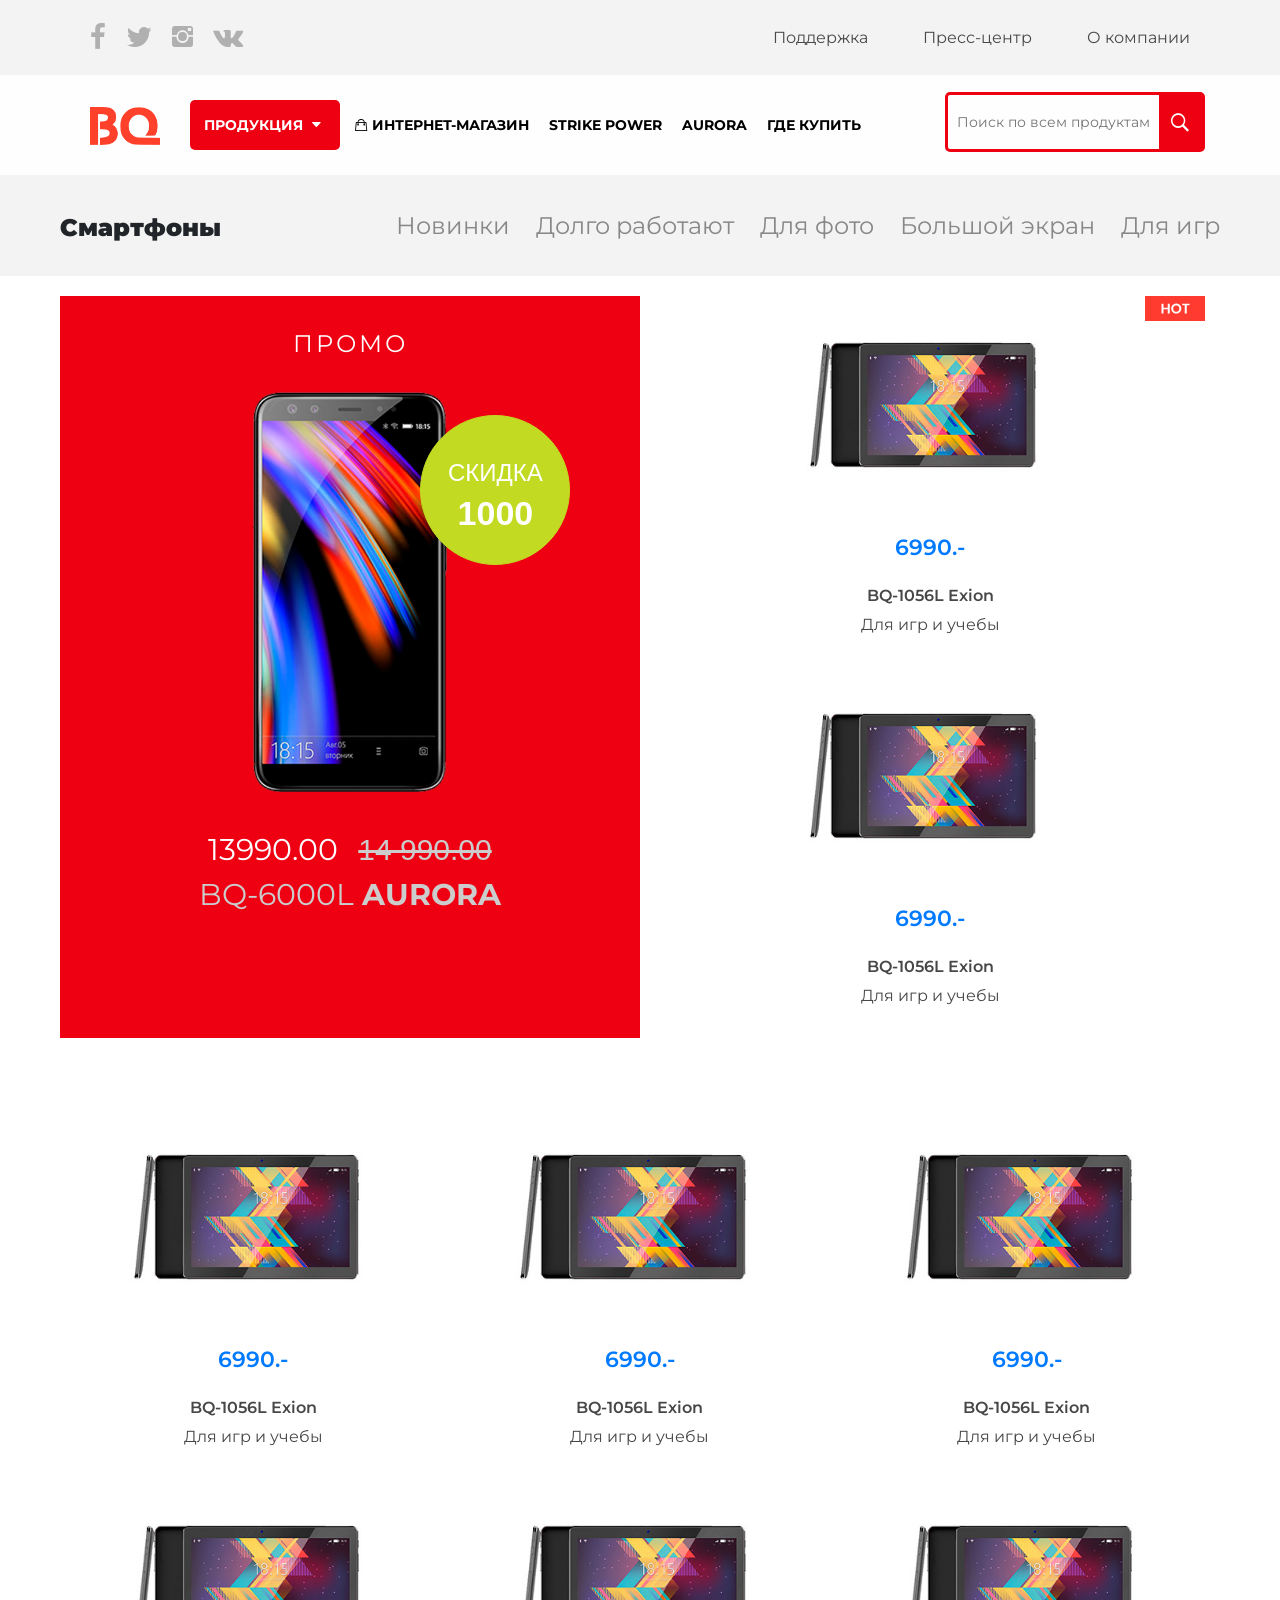
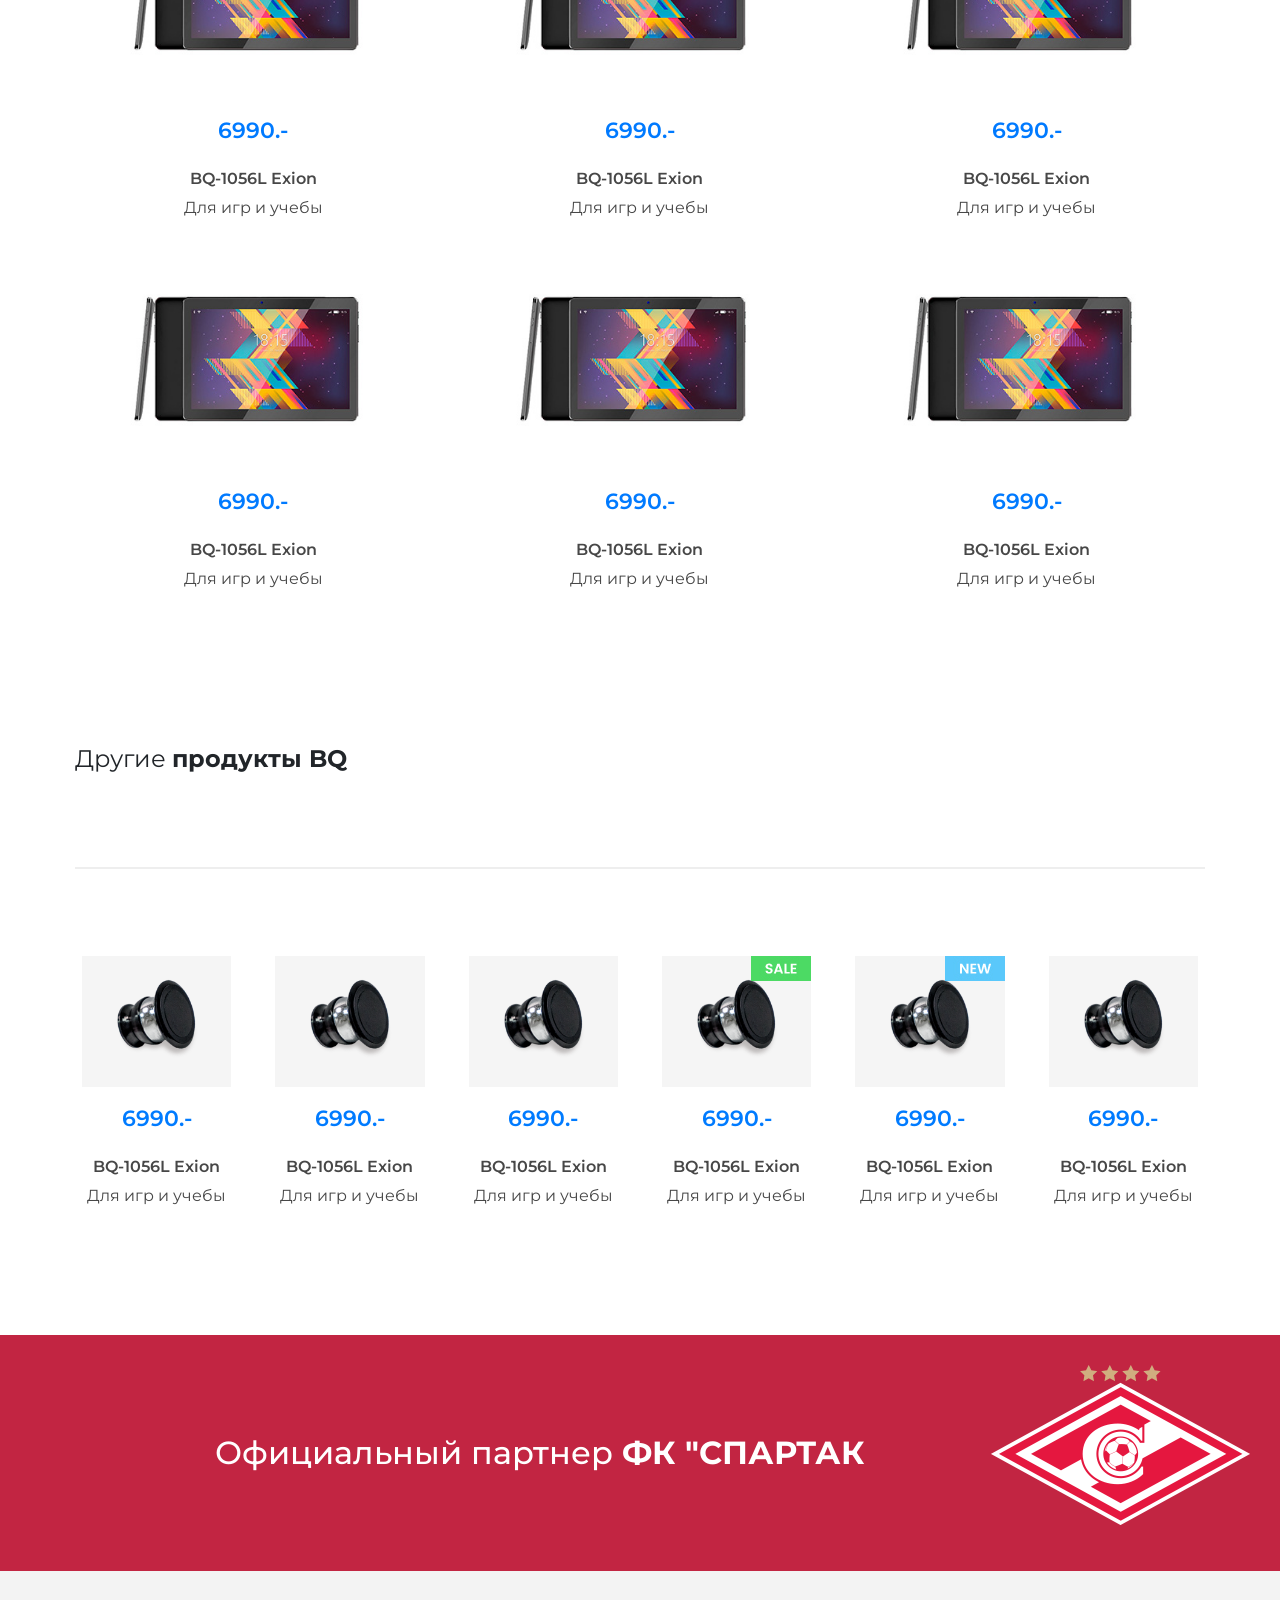
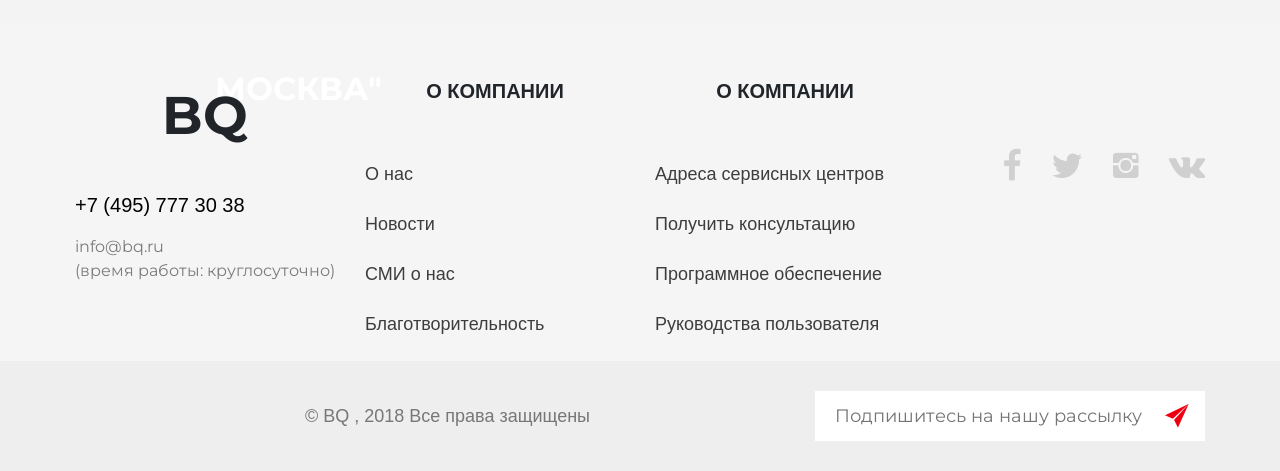
<file: catalog.html>
<!DOCTYPE html>
<html lang="ru">
<head>
    <meta charset="UTF-8">
    <meta http-equiv="X-UA-Compatible" content="IE=edge">
    <meta name="viewport" content="width=device-width, user-scalable=no, initial-scale=1.0, maximum-scale=1.0, minimum-scale=1.0">
    <link rel="stylesheet" href="css/bootstrap.css">
    <link rel="stylesheet" href="css/ionicons.css">
    <link rel="stylesheet" href="js/library/slick/slick.css">
    <link rel="stylesheet" href="https://maxcdn.bootstrapcdn.com/font-awesome/4.7.0/css/font-awesome.min.css">
    <link rel="stylesheet" href="css/common.css">
    <link rel="stylesheet" href="css/media.css">
    <link href="https://fonts.googleapis.com/css?family=Montserrat:400,600,700" rel="stylesheet">
    <title>BQ</title>
</head>
<body>
  <header>
      <div class="container-fluid">
          <div class="row">
              <section class="top-nav d-flex pad hidden-md">
                  <div class="col-xl-6">
                      <ul class="list-unstyled d-flex social">
                          <li><a href="#"><i class="fa fa-facebook"></i></a></li>
                          <li><a href="#"><i class="fa fa-twitter"></i></a></li>
                          <li><a href="#"><i class="ion-social-instagram"></i></a></li>
                          <li><a href="#"><i class="fa fa-vk"></i></a></li>
                      </ul>
                  </div>
                  <div class="col-xl-6">
                      <nav>
                          <ul class="list-unstyled top-nav d-flex justify-content-end">
                              <li><a href="#">Поддержка</a></li>
                              <li><a href="#">Пресс-центр</a></li>
                              <li><a href="#">О компании</a></li>
                          </ul>
                      </nav>
                  </div>
              </section>
              <section class="header d-flex hidden-md">
                  <div class="col-xl-12">
                      <nav>
                          <div class="nav-menu d-flex">
                              <ul class="header list-unstyled d-flex hidden-md">
                                  <a href="#" class="logo-item"><img src="img/logo.png" alt="logo"></a>
                                  <li>
                                      <section class="products">
                                          <a href="#">Продукция <i class="ion-arrow-down-b"></i></a>
                                          <ul class="list-unstyled">
                                              <li><a href="#">Product 1</a></li>
                                              <li><a href="#">Product 2</a></li>
                                              <li><a href="#">Product 3</a></li>
                                              <li><a href="#">Product 4</a></li>
                                              <li><a href="#">Product 5</a></li>
                                          </ul>

                                      </section>
                                  </li>
                                  <li><a href="#"><i class="ion-bag"></i>интернет-магазин</a></li>
                                  <li><a href="#">strike power</a></li>
                                  <li><a href="#">aurora</a></li>
                                  <li><a href="#">где купить</a></li>
                              </ul>
                              <ul class="list-unstyled search d-flex justify-content-end hidden-md">
                                  <form action="#" class="search-form d-flex">
                                      <input type="text" placeholder="Поиск по всем продуктам">
                                      <button type="submit" ><a href="#"><i class="ion-ios-search-strong"></i></a></button>
                                  </form>
                              </ul>

                          </div>
                      </nav>
                  </div>
              </section>
              <section class="header visible-md row no-gutters align-items-center justify-content-between">
                <a href="#" class="logo-item visible-md"><img src="img/logo.png" alt="logo"></a>
                <div class="hamburger-box visible-md">
                  <div class="hamburger-inner"></div>
                </div>
              </section>
          </div>
      </div>
  </header>
  <div class="mobile-panel pad" id="mobile-panel">
    <ul class="header list-unstyled">
        <li>
          <a href="#" class="toggle-button">Продукция <i class="ion-arrow-down-b"></i></a>
          <ul class="drop-menu list-unstyled">
              <li><a href="#">Product 1</a></li>
              <li><a href="#">Product 2</a></li>
              <li><a href="#">Product 3</a></li>
              <li><a href="#">Product 4</a></li>
              <li><a href="#">Product 5</a></li>
          </ul>
        </li>
        <li><a href="#">интернет-магазин</a></li>
        <li><a href="#">strike power</a></li>
        <li><a href="#">aurora</a></li>
        <li><a href="#">где купить</a></li>
        <li><a href="#">Поддержка</a></li>
        <li><a href="#">Пресс-центр</a></li>
        <li><a href="#">О компании</a></li>
    </ul>
    <form action="#" class="search-form d-flex">
      <input type="text" placeholder="Поиск по всем продуктам">
      <button type="submit"><a href="#"><i class="ion-ios-search-strong"></i></a></button>
    </form>
    <ul class="list-unstyled d-flex social">
        <li><a href="#"><i class="fa fa-facebook"></i></a></li>
        <li><a href="#"><i class="fa fa-twitter"></i></a></li>
        <li><a href="#"><i class="ion-social-instagram"></i></a></li>
        <li><a href="#"><i class="fa fa-vk"></i></a></li>
    </ul>
  </div>
  <section class="main">
    <div class="container-fluid pad">
        <div class="row justify-content-between align-items-center section-header">
            <div>
                <div class="page-title">
                    <strong>Смартфоны</strong>
                </div>
            </div>
            <div>
                <div class="tab-menu">
                    <div class="text-center">
                      <a href="#" class="tab-link">Новинки</a>
                      <a href="#" class="tab-link">Долго работают</a>
                      <a href="#" class="tab-link">Для фото</a>
                      <a href="#" class="tab-link">Большой экран</a>
                      <a href="#" class="tab-link">Для игр</a>
                    </div>
                </div>
            </div>
        </div>
    </div>
    <div class="container-fluid pad bg-white">
        <div class="catalog-top">
            <div class="row">
                <div class="col-xl-6 col-sm-6 catalog-promo text-center">
                    <a href="#">
                        <div class="title">
                            промо
                        </div>
                        <div class="promo-img">
                            <img src="img/promo.png" alt="promo">
                        </div>
                        <div class="discount">
                            <p>скидка <strong>1000</strong></p>
                        </div>
                        <div class="offer">
                            <span class="new-price">13990.00</span><span class="old-priice">14 990.00</span>
                            <div class="model">BQ-6000L <strong>Aurora</strong></div>
                        </div>
                    </a>
                </div>
                <div class="col-xl-6 col-sm-6">
                    <div class="row">
                        <div class="col-xl-12">
                            <div class="catalog-top__product text-center">
                                <div class="label-item">
                                  <img src="img/hot.jpg" alt="">
                                </div>
                                <a href="#">
                                    <div class="catalog-top__prew">
                                        <img src="img/exion.jpg" alt="">
                                    </div>
                                    <div class="price">6990.-</div>
                                    <div class="name">BQ-1056L Exion</div>
                                    <div class="category">Для игр и учебы</div>
                                </a>
                            </div>
                        </div>
                        <div class="col-xl-12">
                            <div class="catalog-top__product text-center">
                                <a href="#">
                                    <div class="catalog-top__prew">
                                        <img src="img/exion.jpg" alt="">
                                    </div>
                                    <div class="price">6990.-</div>
                                    <div class="name">BQ-1056L Exion</div>
                                    <div class="category">Для игр и учебы</div>
                                </a>
                            </div>
                        </div>
                    </div>
                </div>

            </div>
        </div>
        <div class="catalog-main">
            <div class="row">
                <div class="col-xl-4 col-md-4 col-sm-6">
                    <div class="catalog-top__product text-center">
                        <a href="#">
                            <div class="catalog-top__prew">
                                <img src="img/exion.jpg" alt="">
                            </div>
                            <div class="price">6990.-</div>
                            <div class="name">BQ-1056L Exion</div>
                            <div class="category">Для игр и учебы</div>
                        </a>
                    </div>
                </div>
                <div class="col-xl-4 col-md-4 col-sm-6">
                    <div class="catalog-top__product text-center">
                        <a href="#">
                            <div class="catalog-top__prew">
                                <img src="img/exion.jpg" alt="">
                            </div>
                            <div class="price">6990.-</div>
                            <div class="name">BQ-1056L Exion</div>
                            <div class="category">Для игр и учебы</div>
                        </a>
                    </div>
                </div>
                <div class="col-xl-4 col-md-4 col-sm-6">
                    <div class="catalog-top__product text-center">
                        <a href="#">
                            <div class="catalog-top__prew">
                                <img src="img/exion.jpg" alt="">
                            </div>
                            <div class="price">6990.-</div>
                            <div class="name">BQ-1056L Exion</div>
                            <div class="category">Для игр и учебы</div>
                        </a>
                    </div>
                </div>
                <div class="col-xl-4 col-md-4 col-sm-6">
                    <div class="catalog-top__product text-center">
                        <a href="#">
                            <div class="catalog-top__prew">
                                <img src="img/exion.jpg" alt="">
                            </div>
                            <div class="price">6990.-</div>
                            <div class="name">BQ-1056L Exion</div>
                            <div class="category">Для игр и учебы</div>
                        </a>
                    </div>
                </div>
                <div class="col-xl-4 col-md-4 col-sm-6">
                    <div class="catalog-top__product text-center">
                        <a href="#">
                            <div class="catalog-top__prew">
                                <img src="img/exion.jpg" alt="">
                            </div>
                            <div class="price">6990.-</div>
                            <div class="name">BQ-1056L Exion</div>
                            <div class="category">Для игр и учебы</div>
                        </a>
                    </div>
                </div>
                <div class="col-xl-4 col-md-4 col-sm-6">
                    <div class="catalog-top__product text-center">
                        <a href="#">
                            <div class="catalog-top__prew">
                                <img src="img/exion.jpg" alt="">
                            </div>
                            <div class="price">6990.-</div>
                            <div class="name">BQ-1056L Exion</div>
                            <div class="category">Для игр и учебы</div>
                        </a>
                    </div>
                </div>
                <div class="col-xl-4 col-md-4 col-sm-6">
                    <div class="catalog-top__product text-center">
                        <a href="#">
                            <div class="catalog-top__prew">
                                <img src="img/exion.jpg" alt="">
                            </div>
                            <div class="price">6990.-</div>
                            <div class="name">BQ-1056L Exion</div>
                            <div class="category">Для игр и учебы</div>
                        </a>
                    </div>
                </div>
                <div class="col-xl-4 col-md-4 col-sm-6">
                    <div class="catalog-top__product text-center">
                        <a href="#">
                            <div class="catalog-top__prew">
                                <img src="img/exion.jpg" alt="">
                            </div>
                            <div class="price">6990.-</div>
                            <div class="name">BQ-1056L Exion</div>
                            <div class="category">Для игр и учебы</div>
                        </a>
                    </div>
                </div>
                <div class="col-xl-4 col-md-4 col-sm-6">
                    <div class="catalog-top__product text-center">
                        <a href="#">
                            <div class="catalog-top__prew">
                                <img src="img/exion.jpg" alt="">
                            </div>
                            <div class="price">6990.-</div>
                            <div class="name">BQ-1056L Exion</div>
                            <div class="category">Для игр и учебы</div>
                        </a>
                    </div>
                </div>
            </div>
        </div>
        <div class="row">
            <div class="col-xl-12">
                <div class="other-title">
                    Другие <strong>продукты BQ</strong>
                </div>
            </div>
        </div>
        <div class="other-products">
            <div class="row">
                <div class="col-xl-2 col-lg-4 col-md-4 col-sm-6">
                    <div class="other-products__item text-center">
                        <a href="#">
                            <div class="other-products__prew">
                                <img src="img/holder.png" alt="">
                            </div>
                            <div class="price">
                              <div class="price-value">6990.-</div>
                              <a href="#" class="more-btn">Подробнее</a>
                            </div>
                            <div class="name">BQ-1056L Exion</div>
                            <div class="category">Для игр и учебы</div>
                        </a>
                        <div class="on-hover">
                            <div class="like">
                                <a href="#"><i class="ion-ios-heart-outline"></i></a>
                            </div>
                            <div class="compare">
                                <a href="#"><i class="ion-arrow-swap"></i></a>
                            </div>
                        </div>
                    </div>
                </div>
                <div class="col-xl-2 col-lg-4 col-md-4 col-sm-6">
                    <div class="other-products__item text-center">
                        <a href="#">
                            <div class="other-products__prew">
                                <img src="img/holder.png" alt="">
                            </div>
                            <div class="price">
                              <div class="price-value">6990.-</div>
                              <a href="#" class="more-btn">Подробнее</a>
                            </div>
                            <div class="name">BQ-1056L Exion</div>
                            <div class="category">Для игр и учебы</div>
                        </a>
                        <div class="on-hover">
                            <div class="like">
                                <a href="#"><i class="ion-ios-heart-outline"></i></a>
                            </div>
                            <div class="compare">
                                <a href="#"><i class="ion-arrow-swap"></i></a>
                            </div>
                        </div>
                    </div>
                </div>
                <div class="col-xl-2 col-lg-4 col-md-4 col-sm-6">
                    <div class="other-products__item text-center">
                        <a href="#">
                            <div class="other-products__prew">
                                <img src="img/holder.png" alt="">
                            </div>
                            <div class="price">
                              <div class="price-value">6990.-</div>
                              <a href="#" class="more-btn">Подробнее</a>
                            </div>
                            <div class="name">BQ-1056L Exion</div>
                            <div class="category">Для игр и учебы</div>
                        </a>
                        <div class="on-hover">
                            <div class="like">
                                <a href="#"><i class="ion-ios-heart-outline"></i></a>
                            </div>
                            <div class="compare">
                                <a href="#"><i class="ion-arrow-swap"></i></a>
                            </div>
                        </div>
                    </div>
                </div>
                <div class="col-xl-2 col-lg-4 col-md-4 col-sm-6">
                    <div class="other-products__item text-center">
                        <a href="#">
                            <div class="other-products__prew">
                                <img src="img/holder.png" alt="">
                                <div class="label-item">
                                  <img src="img/sale.jpg" alt="">
                                </div>
                            </div>
                            <div class="price">
                              <div class="price-value">6990.-</div>
                              <a href="#" class="more-btn">Подробнее</a>
                            </div>
                            <div class="name">BQ-1056L Exion</div>
                            <div class="category">Для игр и учебы</div>
                        </a>
                        <div class="on-hover">
                            <div class="like">
                                <a href="#"><i class="ion-ios-heart-outline"></i></a>
                            </div>
                            <div class="compare">
                                <a href="#"><i class="ion-arrow-swap"></i></a>
                            </div>
                        </div>
                    </div>
                </div>
                <div class="col-xl-2 col-lg-4 col-md-4 col-sm-6">
                    <div class="other-products__item text-center">
                        <a href="#">
                            <div class="other-products__prew">
                                <img src="img/holder.png" alt="">
                                <div class="label-item">
                                  <img src="img/new.jpg" alt="">
                                </div>
                            </div>
                            <div class="price">
                              <div class="price-value">6990.-</div>
                              <a href="#" class="more-btn">Подробнее</a>
                            </div>
                            <div class="name">BQ-1056L Exion</div>
                            <div class="category">Для игр и учебы</div>
                        </a>
                        <div class="on-hover">
                            <div class="like">
                                <a href="#"><i class="ion-ios-heart-outline"></i></a>
                            </div>
                            <div class="compare">
                                <a href="#"><i class="ion-arrow-swap"></i></a>
                            </div>
                        </div>
                    </div>
                </div>
                <div class="col-xl-2 col-lg-4 col-md-4 col-sm-6">
                    <div class="other-products__item text-center">
                        <a href="#">
                            <div class="other-products__prew">
                                <img src="img/holder.png" alt="">
                            </div>
                            <div class="price">
                              <div class="price-value">6990.-</div>
                              <a href="#" class="more-btn">Подробнее</a>
                            </div>
                            <div class="name">BQ-1056L Exion</div>
                            <div class="category">Для игр и учебы</div>
                        </a>
                        <div class="on-hover">
                            <div class="like">
                                <a href="#"><i class="ion-ios-heart-outline"></i></a>
                            </div>
                            <div class="compare">
                                <a href="#"><i class="ion-arrow-swap"></i></a>
                            </div>
                        </div>
                    </div>
                </div>
            </div>
        </div>
    </div>
</section>

    <div class="container-fluid oficial hidden-sm">
      <div class="col-xl-12">
          <div class="d-flex">
              <h1>Официальный партнер <strong>ФК "СПАРТАК МОСКВА"</strong></h1>
              <img src="img/spartak-logo.png" alt="">
          </div>
      </div>
    </div>
  <footer>
      <div class="container-fluid pad">  
        <div class="row">
            <div class="col-lg-3">
                <div class="contacts">
                    <div class="title">
                        BQ
                    </div>
                    <div class="phone">
                        <a href="tel:+74957773038">+7 (495) 777 30 38</a>
                    </div>
                    <div class="email">
                        <a href="mailto:info@bq.ru">info@bq.ru</a>
                        <p>(время работы: круглосуточно)</p>
                    </div>

                </div>
            </div>
            <div class="col-lg-3">
                <div class="about">
                    <div class="title">
                        О компании
                    </div>
                    <div class="link"><a href="#">О нас</a></div>
                    <div class="link"><a href="#">Новости</a></div>
                    <div class="link"><a href="#">СМИ о нас</a></div>
                    <div class="link"><a href="#">Благотворительность</a></div>
                </div>
            </div>
            <div class="col-lg-3">
                <div class="support">
                    <div class="title">
                        О компании
                    </div>
                    <div class="link"><a href="#">Адреса сервисных центров</a></div>
                    <div class="link"><a href="#">Получить консультацию</a></div>
                    <div class="link"><a href="#">Программное обеспечение</a></div>
                    <div class="link"><a href="#">Руководства пользователя</a></div>
                </div>
            </div>
            <div class="col-lg-3">
                <div class="social d-flex justify-content-end">
                    <div><a href="#"><i class="fa fa-facebook"></i></a></div>
                    <div><a href="#"><i class="fa fa-twitter"></i></a></div>
                    <div><a href="#"><i class="ion-social-instagram"></i></a></div>
                    <div><a href="#"><i class="fa fa-vk"></i></a></div>
                </div>
            </div>
        </div>
      </div>
      <div class="container-fluid pad footer-bottom">
        <div class="row no-gutters justify-content-between bottom align-items-center">
          <div class="hidden-xs">&nbsp;</div>
          <div class="copy">&copy; BQ , 2018 Все права защищены</div>
          <div class="subscribe-form">
            <form action="">
              <input type="text" class="subscribe-form__field" placeholder="Подпишитесь на нашу рассылку">
              <button type="submit" class="subscribe-form__btn">
                <i class="ion-ios-paperplane"></i>
              </button>
            </form>
          </div>
        </div>
      </div>
  </footer>

  <script src="js/jquery-3.2.1.min.js"></script>
  <script src="js/library/slick/slick.min.js"></script>
  <script src="js/library/countdown/jquery.countdown.min.js"></script>
  <script src="js/bootstrap.js"></script>
  <script src="js/headhesive.min.js"></script>
  <script src="js/js.js"></script>
</body>
</html>
</file>
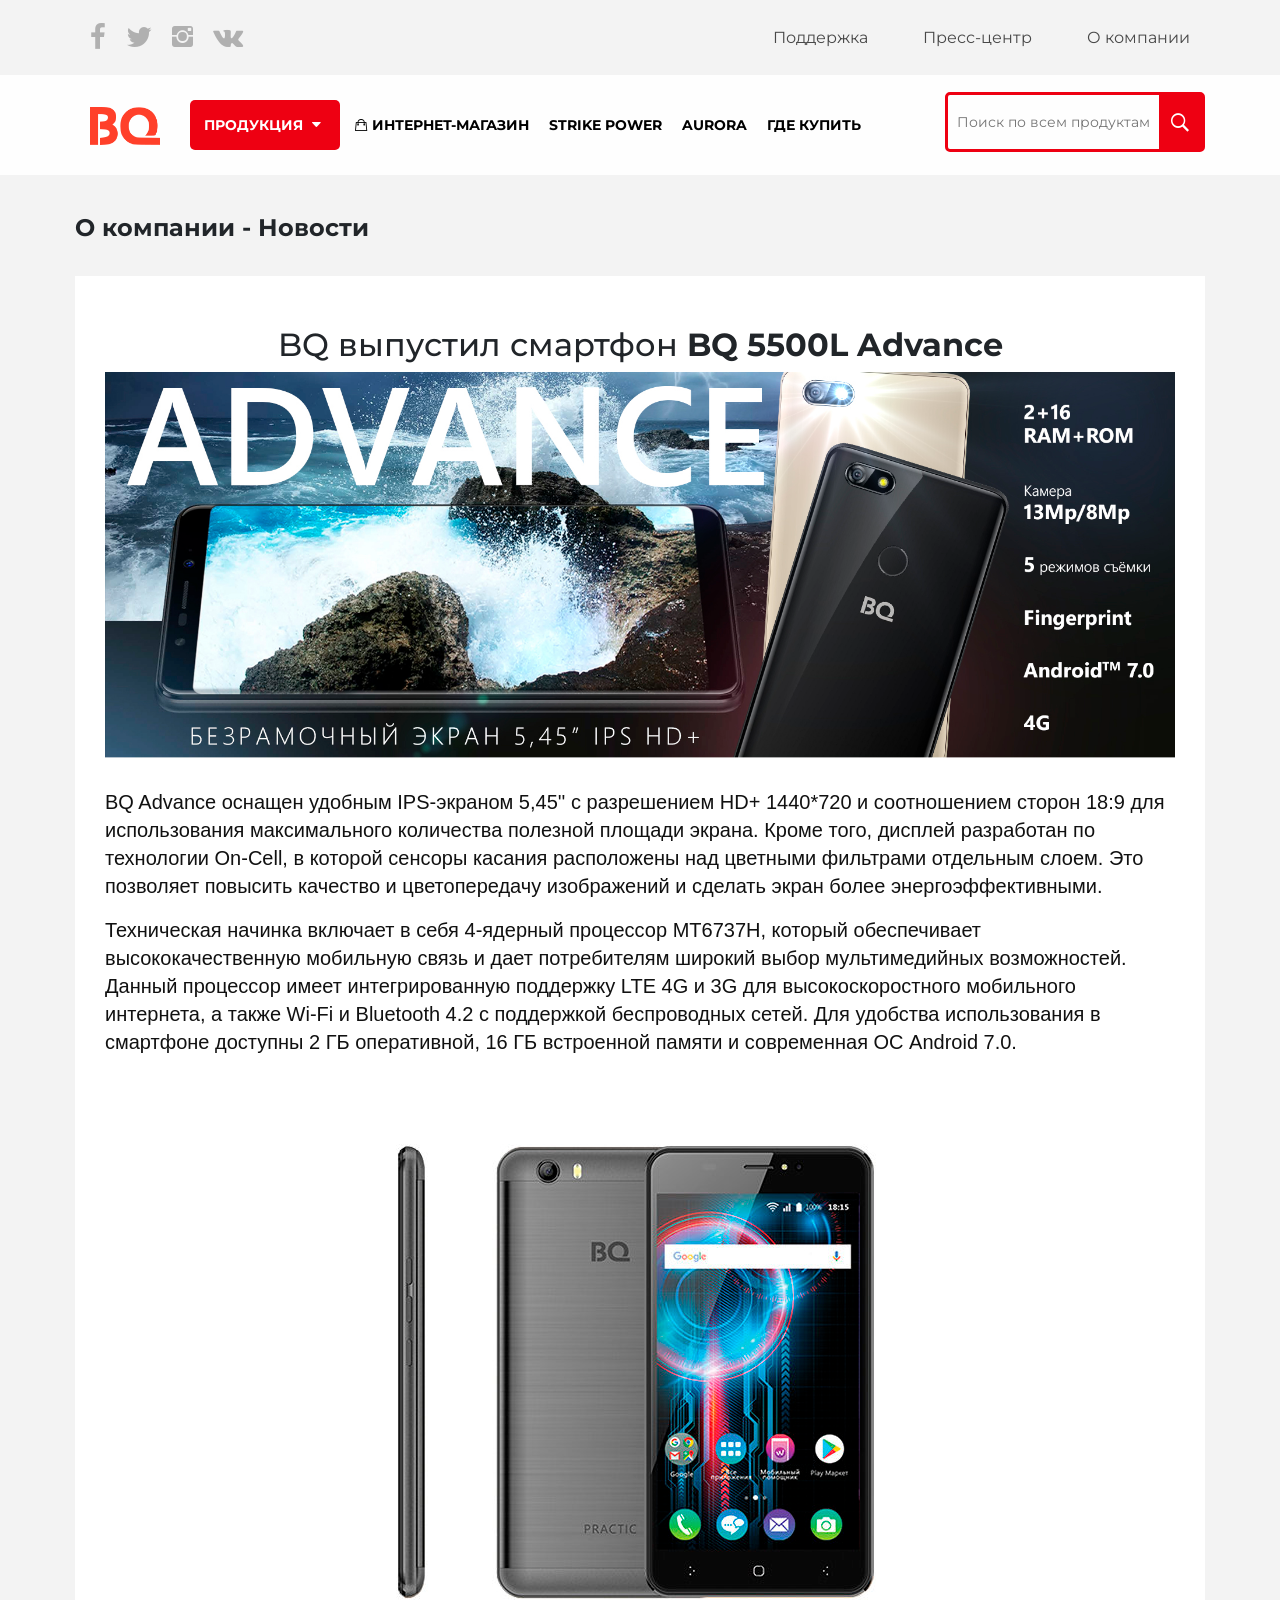
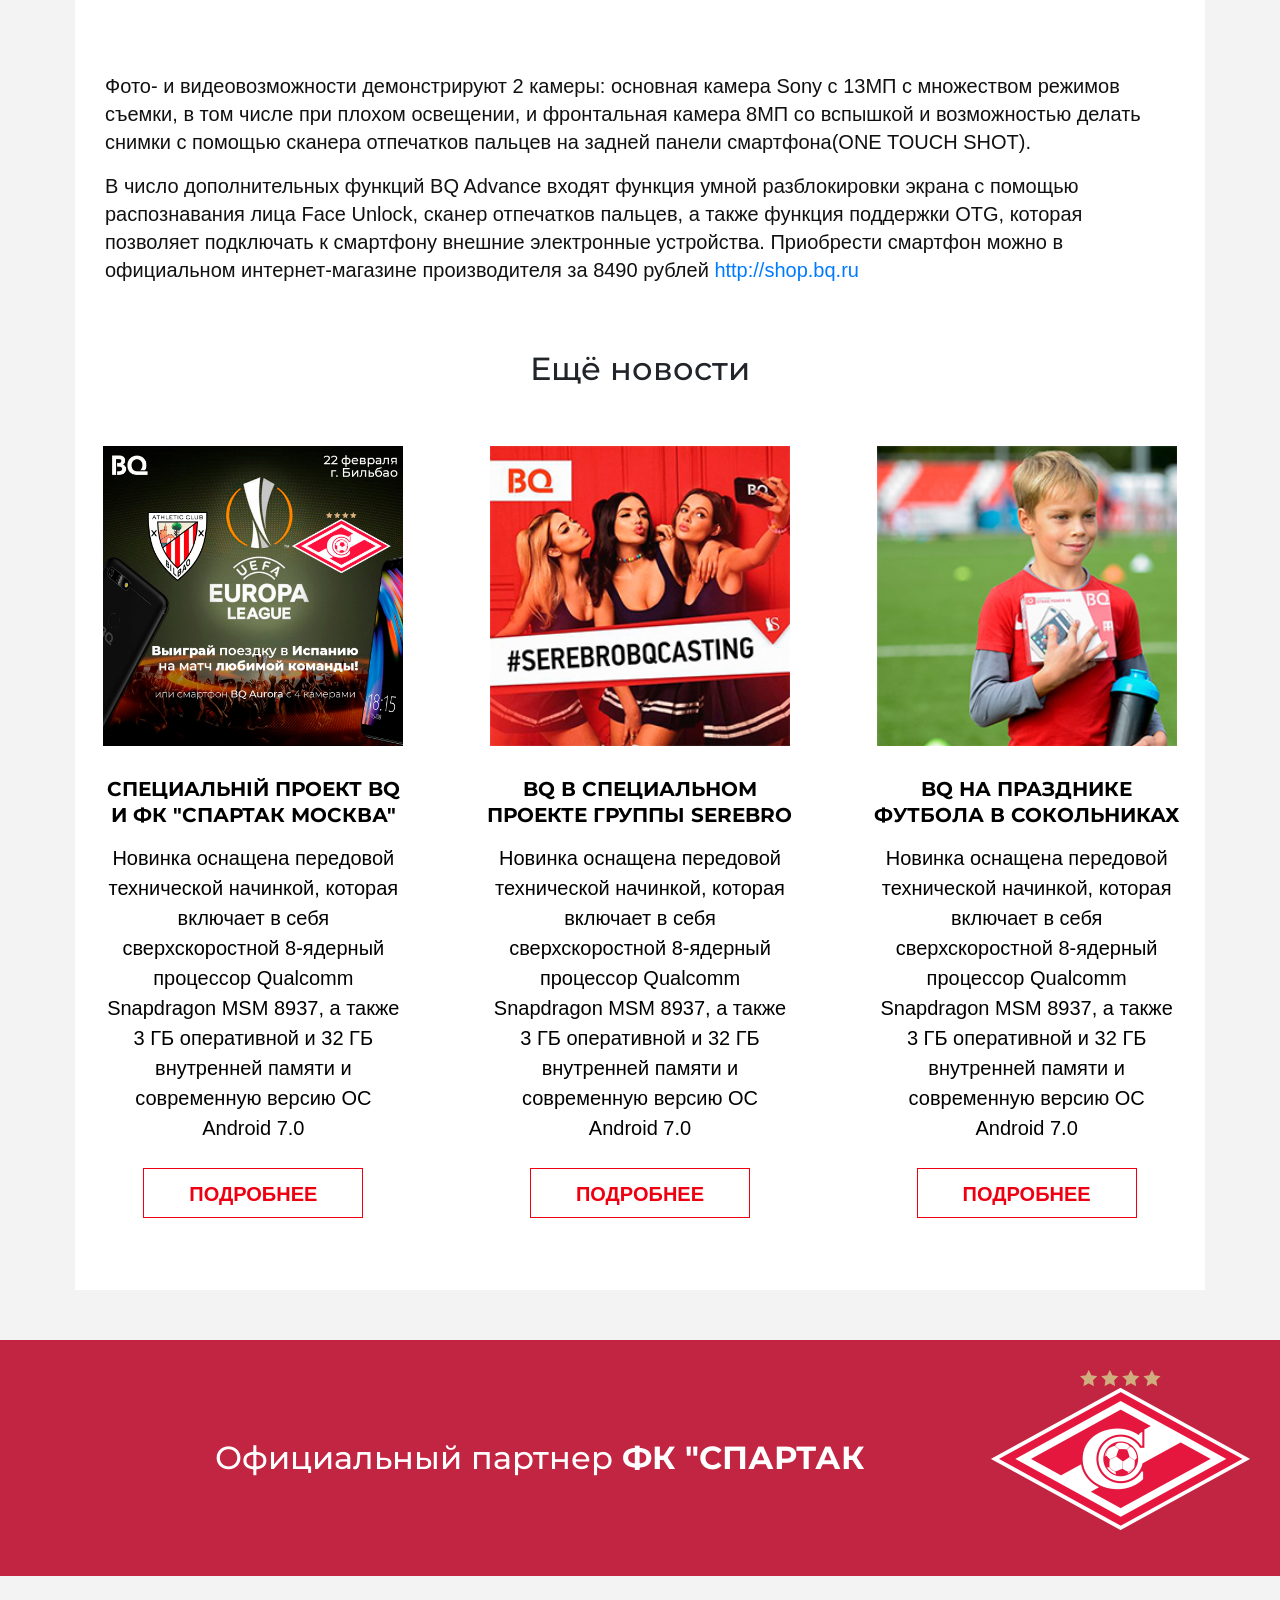
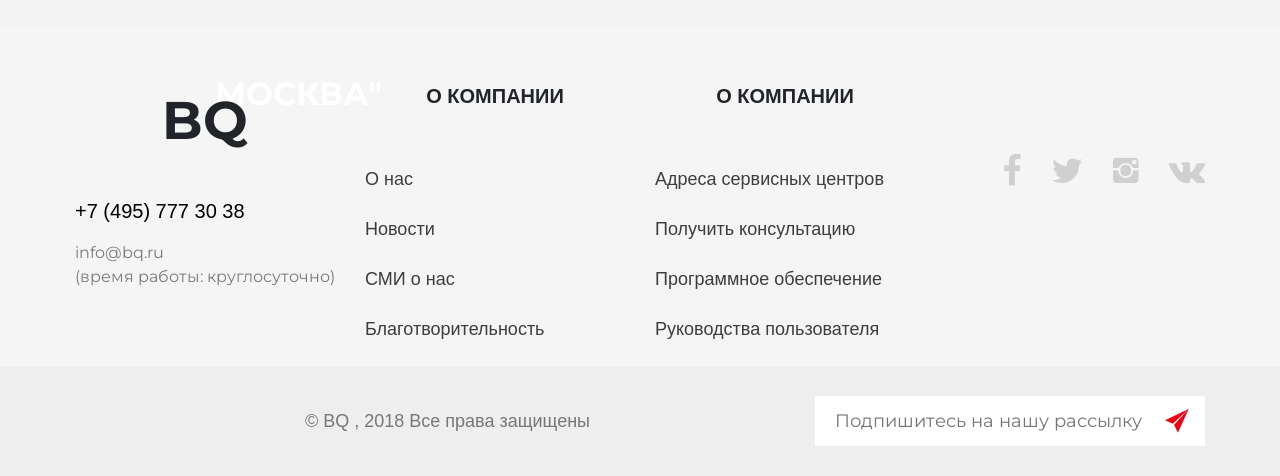
<file: news-detail.html>
<!DOCTYPE html>
<html lang="ru">
<head>
    <meta charset="UTF-8">
    <meta http-equiv="X-UA-Compatible" content="IE=edge">
    <meta name="viewport" content="width=device-width, user-scalable=no, initial-scale=1.0, maximum-scale=1.0, minimum-scale=1.0">
    <link rel="stylesheet" href="css/bootstrap.css">
    <link rel="stylesheet" href="css/ionicons.css">
    <link rel="stylesheet" href="js/library/slick/slick.css">
    <link rel="stylesheet" href="https://maxcdn.bootstrapcdn.com/font-awesome/4.7.0/css/font-awesome.min.css">
    <link rel="stylesheet" href="css/common.css">
    <link rel="stylesheet" href="css/media.css">
    <link href="https://fonts.googleapis.com/css?family=Montserrat:400,600,700" rel="stylesheet">
    <title>BQ</title>
</head>
<body>
  <header>
      <div class="container-fluid">
          <div class="row">
              <section class="top-nav d-flex pad hidden-md">
                  <div class="col-xl-6">
                      <ul class="list-unstyled d-flex social">
                          <li><a href="#"><i class="fa fa-facebook"></i></a></li>
                          <li><a href="#"><i class="fa fa-twitter"></i></a></li>
                          <li><a href="#"><i class="ion-social-instagram"></i></a></li>
                          <li><a href="#"><i class="fa fa-vk"></i></a></li>
                      </ul>
                  </div>
                  <div class="col-xl-6">
                      <nav>
                          <ul class="list-unstyled top-nav d-flex justify-content-end">
                              <li><a href="#">Поддержка</a></li>
                              <li><a href="#">Пресс-центр</a></li>
                              <li><a href="#">О компании</a></li>
                          </ul>
                      </nav>
                  </div>
              </section>
              <section class="header d-flex hidden-md">
                  <div class="col-xl-12">
                      <nav>
                          <div class="nav-menu d-flex">
                              <ul class="header list-unstyled d-flex hidden-md">
                                  <a href="#" class="logo-item"><img src="img/logo.png" alt="logo"></a>
                                  <li>
                                      <section class="products">
                                          <a href="#">Продукция <i class="ion-arrow-down-b"></i></a>
                                          <ul class="list-unstyled">
                                              <li><a href="#">Product 1</a></li>
                                              <li><a href="#">Product 2</a></li>
                                              <li><a href="#">Product 3</a></li>
                                              <li><a href="#">Product 4</a></li>
                                              <li><a href="#">Product 5</a></li>
                                          </ul>

                                      </section>
                                  </li>
                                  <li><a href="#"><i class="ion-bag"></i>интернет-магазин</a></li>
                                  <li><a href="#">strike power</a></li>
                                  <li><a href="#">aurora</a></li>
                                  <li><a href="#">где купить</a></li>
                              </ul>
                              <ul class="list-unstyled search d-flex justify-content-end hidden-md">
                                  <form action="#" class="search-form d-flex">
                                      <input type="text" placeholder="Поиск по всем продуктам">
                                      <button type="submit" ><a href="#"><i class="ion-ios-search-strong"></i></a></button>
                                  </form>
                              </ul>

                          </div>
                      </nav>
                  </div>
              </section>
              <section class="header visible-md row no-gutters align-items-center justify-content-between">
                <a href="#" class="logo-item visible-md"><img src="img/logo.png" alt="logo"></a>
                <div class="hamburger-box visible-md">
                  <div class="hamburger-inner"></div>
                </div>
              </section>
          </div>
      </div>
  </header>
  <div class="mobile-panel pad" id="mobile-panel">
    <ul class="header list-unstyled">
        <li>
          <a href="#" class="toggle-button">Продукция <i class="ion-arrow-down-b"></i></a>
          <ul class="drop-menu list-unstyled">
              <li><a href="#">Product 1</a></li>
              <li><a href="#">Product 2</a></li>
              <li><a href="#">Product 3</a></li>
              <li><a href="#">Product 4</a></li>
              <li><a href="#">Product 5</a></li>
          </ul>
        </li>
        <li><a href="#">интернет-магазин</a></li>
        <li><a href="#">strike power</a></li>
        <li><a href="#">aurora</a></li>
        <li><a href="#">где купить</a></li>
        <li><a href="#">Поддержка</a></li>
        <li><a href="#">Пресс-центр</a></li>
        <li><a href="#">О компании</a></li>
    </ul>
    <form action="#" class="search-form d-flex">
      <input type="text" placeholder="Поиск по всем продуктам">
      <button type="submit"><a href="#"><i class="ion-ios-search-strong"></i></a></button>
    </form>
    <ul class="list-unstyled d-flex social">
        <li><a href="#"><i class="fa fa-facebook"></i></a></li>
        <li><a href="#"><i class="fa fa-twitter"></i></a></li>
        <li><a href="#"><i class="ion-social-instagram"></i></a></li>
        <li><a href="#"><i class="fa fa-vk"></i></a></li>
    </ul>
  </div>
  <section class="main">
    <div class="container-fluid pad">
        <div class="row">
            <div class="col-xl-12">
                <div class="page-title">
                    О компании - Новости
                </div>
            </div>
        </div>
        <div class="news">
            <div class="row">
                <div class="col-lg-12">
                    <div class="news-title text-center">
                        <h1>BQ выпустил смартфон <strong>BQ 5500L Advance</strong></h1>
                    </div>
                    <div class="news-image text-center">
                        <img src="img/BQ-Advance.png" alt="">
                    </div>
                    <div class="news-content text-center">
                        <p>
                            BQ Advance оснащен удобным IPS-экраном 5,45'' с разрешением HD+ 1440*720 и соотношением сторон 18:9 для использования максимального количества полезной площади экрана. Кроме того, дисплей разработан по технологии On-Cell, в которой сенсоры касания расположены над цветными фильтрами отдельным слоем. Это позволяет повысить качество и цветопередачу изображений и сделать экран более энергоэффективными.
                        </p>
                        <p>
                            Техническая начинка включает в себя 4-ядерный процессор MT6737H, который обеспечивает высококачественную мобильную связь и дает потребителям широкий выбор мультимедийных возможностей. Данный процессор имеет интегрированную поддержку LTE 4G и 3G для высокоскоростного мобильного интернета, а также Wi-Fi и Bluetooth 4.2 с поддержкой беспроводных сетей. Для удобства использования в смартфоне доступны 2 ГБ оперативной, 16 ГБ встроенной памяти и современная ОС Android 7.0.
                        </p>
                        <img src="img/2200.png" alt="">
                        <p>
                            Фото- и видеовозможности демонстрируют 2 камеры: основная камера Sony с 13MП с множеством режимов съемки, в том числе при плохом освещении, и фронтальная камера 8МП со вспышкой и возможностью делать снимки с помощью сканера отпечатков пальцев на задней панели смартфона(ONE TOUCH SHOT).
                        </p>
                        <p>
                            В число дополнительных функций BQ Advance входят функция умной разблокировки экрана с помощью распознавания лица Face Unlock, сканер отпечатков пальцев, а также функция поддержки OTG, которая позволяет подключать к смартфону внешние электронные устройства.  Приобрести смартфон можно в официальном интернет-магазине производителя за 8490  рублей
                            <a href="http://shop.bq.ru">http://shop.bq.ru</a>
                        </p>
                    </div>
                </div>
            </div>
            <div class="row">
                <div class="col-xl-12">
                    <div class="news-title text-center">
                        <h1>Ещё новости</h1>
                    </div>
                </div>
            </div>
            <div class="row">
                <div class="col-xl-4">
                    <div class="news-item text-center">
                        <a href="#">
                            <div class="news-prew_img">
                                <img src="img/bq-euro.jpg" alt="">
                            </div>
                            <div class="news-item_title">
                                специальній проект BQ и фк "спартак москва"
                            </div>
                            <div class="description">Новинка оснащена передовой технической начинкой, которая включает в себя сверхскоростной 8-ядерный процессор Qualcomm Snapdragon MSM 8937, а также 3 ГБ оперативной и 32 ГБ внутренней памяти и современную версию ОС Android 7.0
                            </div>
                            <div class="more">Подробнее</div>
                        </a>
                    </div>
                </div>
                <div class="col-xl-4">
                    <div class="news-item text-center">
                        <a href="#">
                            <div class="news-prew_img text-center">
                                <img src="img/bq-cast.jpg" alt="">
                            </div>
                            <div class="news-item_title">
                                BQ в специальном проекте группы serebro
                            </div>
                            <div class="description">Новинка оснащена передовой технической начинкой, которая включает в себя сверхскоростной 8-ядерный процессор Qualcomm Snapdragon MSM 8937, а также 3 ГБ оперативной и 32 ГБ внутренней памяти и современную версию ОС Android 7.0
                            </div>
                            <div class="more">Подробнее</div>
                        </a>
                    </div>
                </div>
                <div class="col-xl-4">
                    <div class="news-item text-center">
                        <a href="#">
                            <div class="news-prew_img">
                                <img src="img/bq-foot.jpg" alt="">
                            </div>
                            <div class="news-item_title">
                                BQ на празднике футбола в сокольниках
                            </div>
                            <div class="description">Новинка оснащена передовой технической начинкой, которая включает в себя сверхскоростной 8-ядерный процессор Qualcomm Snapdragon MSM 8937, а также 3 ГБ оперативной и 32 ГБ внутренней памяти и современную версию ОС Android 7.0
                            </div>
                            <div class="more">Подробнее</div>
                        </a>
                    </div>
                </div>
            </div>
        </div>
    </div>
  </section>
   <div class="container-fluid oficial hidden-sm">
      <div class="col-xl-12">
          <div class="d-flex">
              <h1>Официальный партнер <strong>ФК "СПАРТАК МОСКВА"</strong></h1>
              <img src="img/spartak-logo.png" alt="">
          </div>
      </div>
    </div>
  <footer>
      <div class="container-fluid pad">  
        <div class="row">
            <div class="col-lg-3">
                <div class="contacts">
                    <div class="title">
                        BQ
                    </div>
                    <div class="phone">
                        <a href="tel:+74957773038">+7 (495) 777 30 38</a>
                    </div>
                    <div class="email">
                        <a href="mailto:info@bq.ru">info@bq.ru</a>
                        <p>(время работы: круглосуточно)</p>
                    </div>

                </div>
            </div>
            <div class="col-lg-3">
                <div class="about">
                    <div class="title">
                        О компании
                    </div>
                    <div class="link"><a href="#">О нас</a></div>
                    <div class="link"><a href="#">Новости</a></div>
                    <div class="link"><a href="#">СМИ о нас</a></div>
                    <div class="link"><a href="#">Благотворительность</a></div>
                </div>
            </div>
            <div class="col-lg-3">
                <div class="support">
                    <div class="title">
                        О компании
                    </div>
                    <div class="link"><a href="#">Адреса сервисных центров</a></div>
                    <div class="link"><a href="#">Получить консультацию</a></div>
                    <div class="link"><a href="#">Программное обеспечение</a></div>
                    <div class="link"><a href="#">Руководства пользователя</a></div>
                </div>
            </div>
            <div class="col-lg-3">
                <div class="social d-flex justify-content-end">
                    <div><a href="#"><i class="fa fa-facebook"></i></a></div>
                    <div><a href="#"><i class="fa fa-twitter"></i></a></div>
                    <div><a href="#"><i class="ion-social-instagram"></i></a></div>
                    <div><a href="#"><i class="fa fa-vk"></i></a></div>
                </div>
            </div>
        </div>
      </div>
      <div class="container-fluid pad footer-bottom">
        <div class="row no-gutters justify-content-between bottom align-items-center">
          <div class="hidden-xs">&nbsp;</div>
          <div class="copy">&copy; BQ , 2018 Все права защищены</div>
          <div class="subscribe-form">
            <form action="">
              <input type="text" class="subscribe-form__field" placeholder="Подпишитесь на нашу рассылку">
              <button type="submit" class="subscribe-form__btn">
                <i class="ion-ios-paperplane"></i>
              </button>
            </form>
          </div>
        </div>
      </div>
  </footer>

  <script src="js/jquery-3.2.1.min.js"></script>
  <script src="js/library/slick/slick.min.js"></script>
  <script src="js/library/countdown/jquery.countdown.min.js"></script>
  <script src="js/bootstrap.js"></script>
  <script src="js/headhesive.min.js"></script>
  <script src="js/js.js"></script>
</body>
</html>
</file>
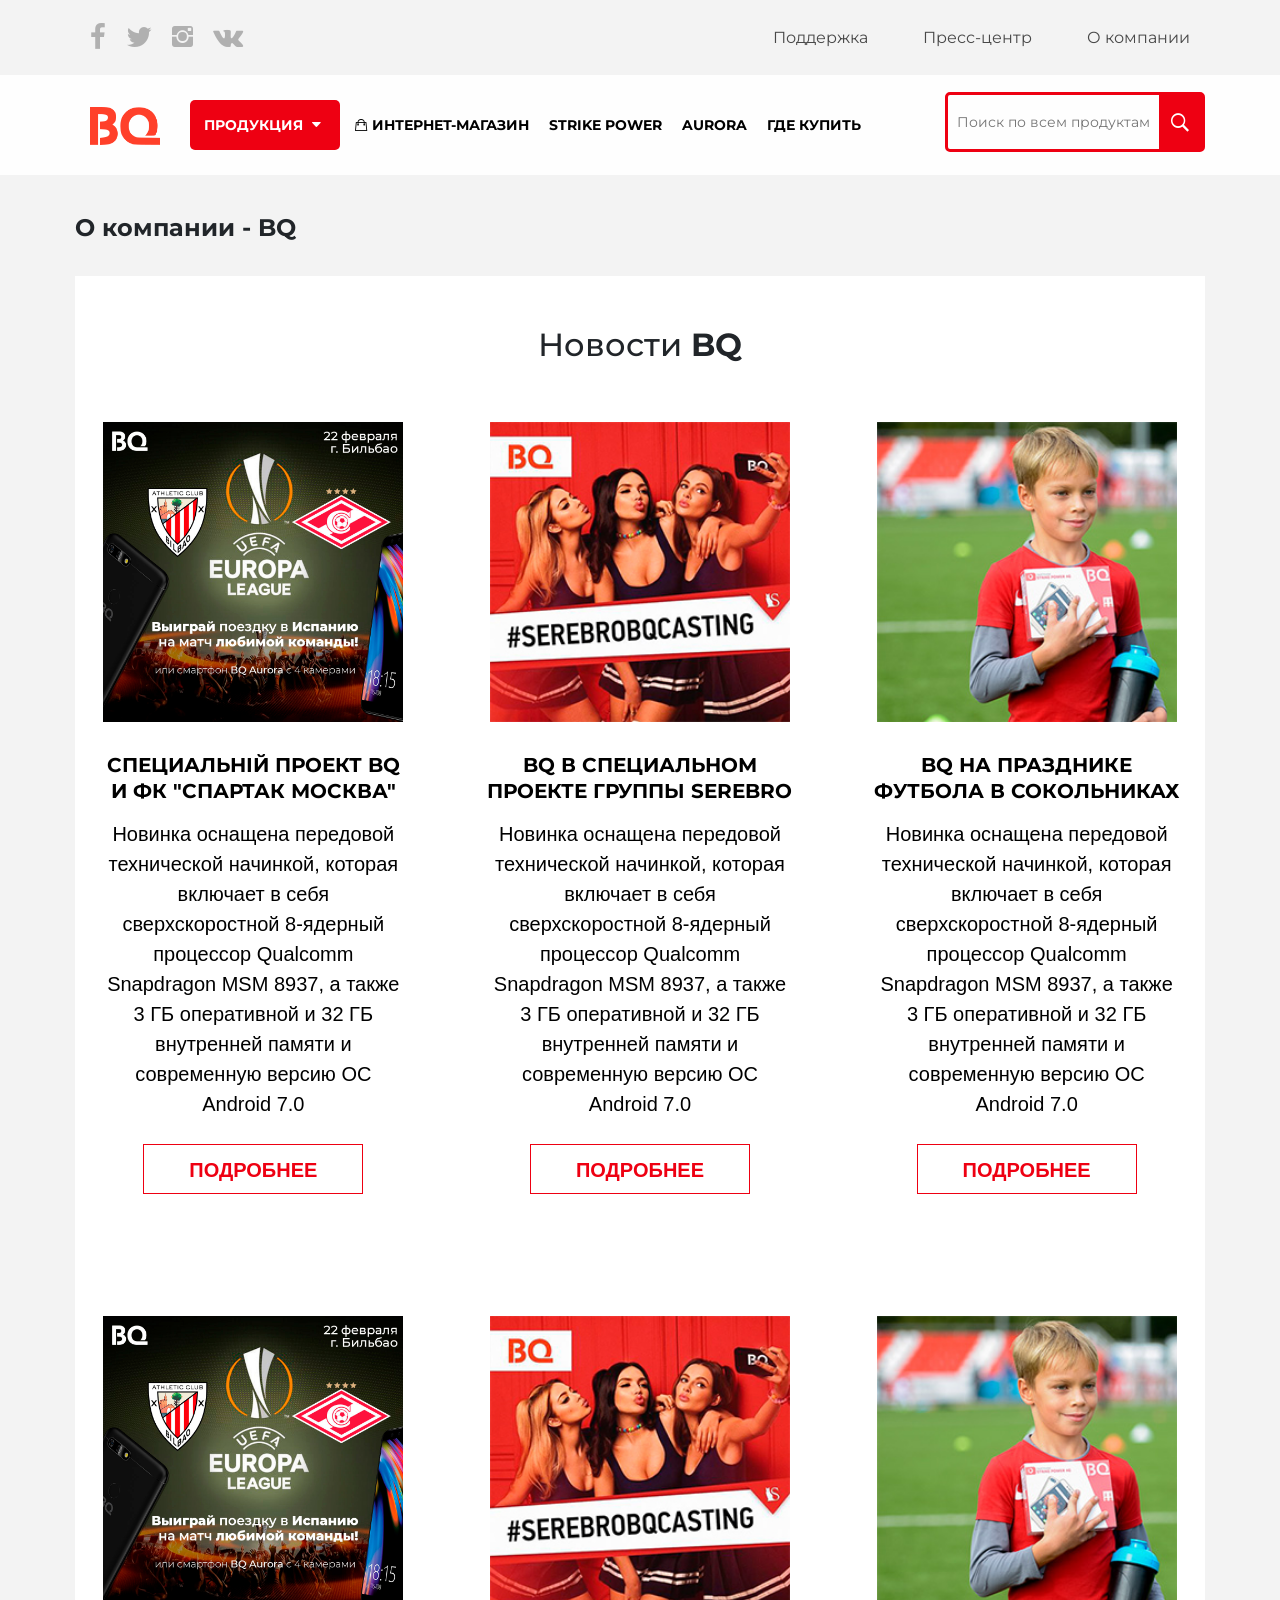
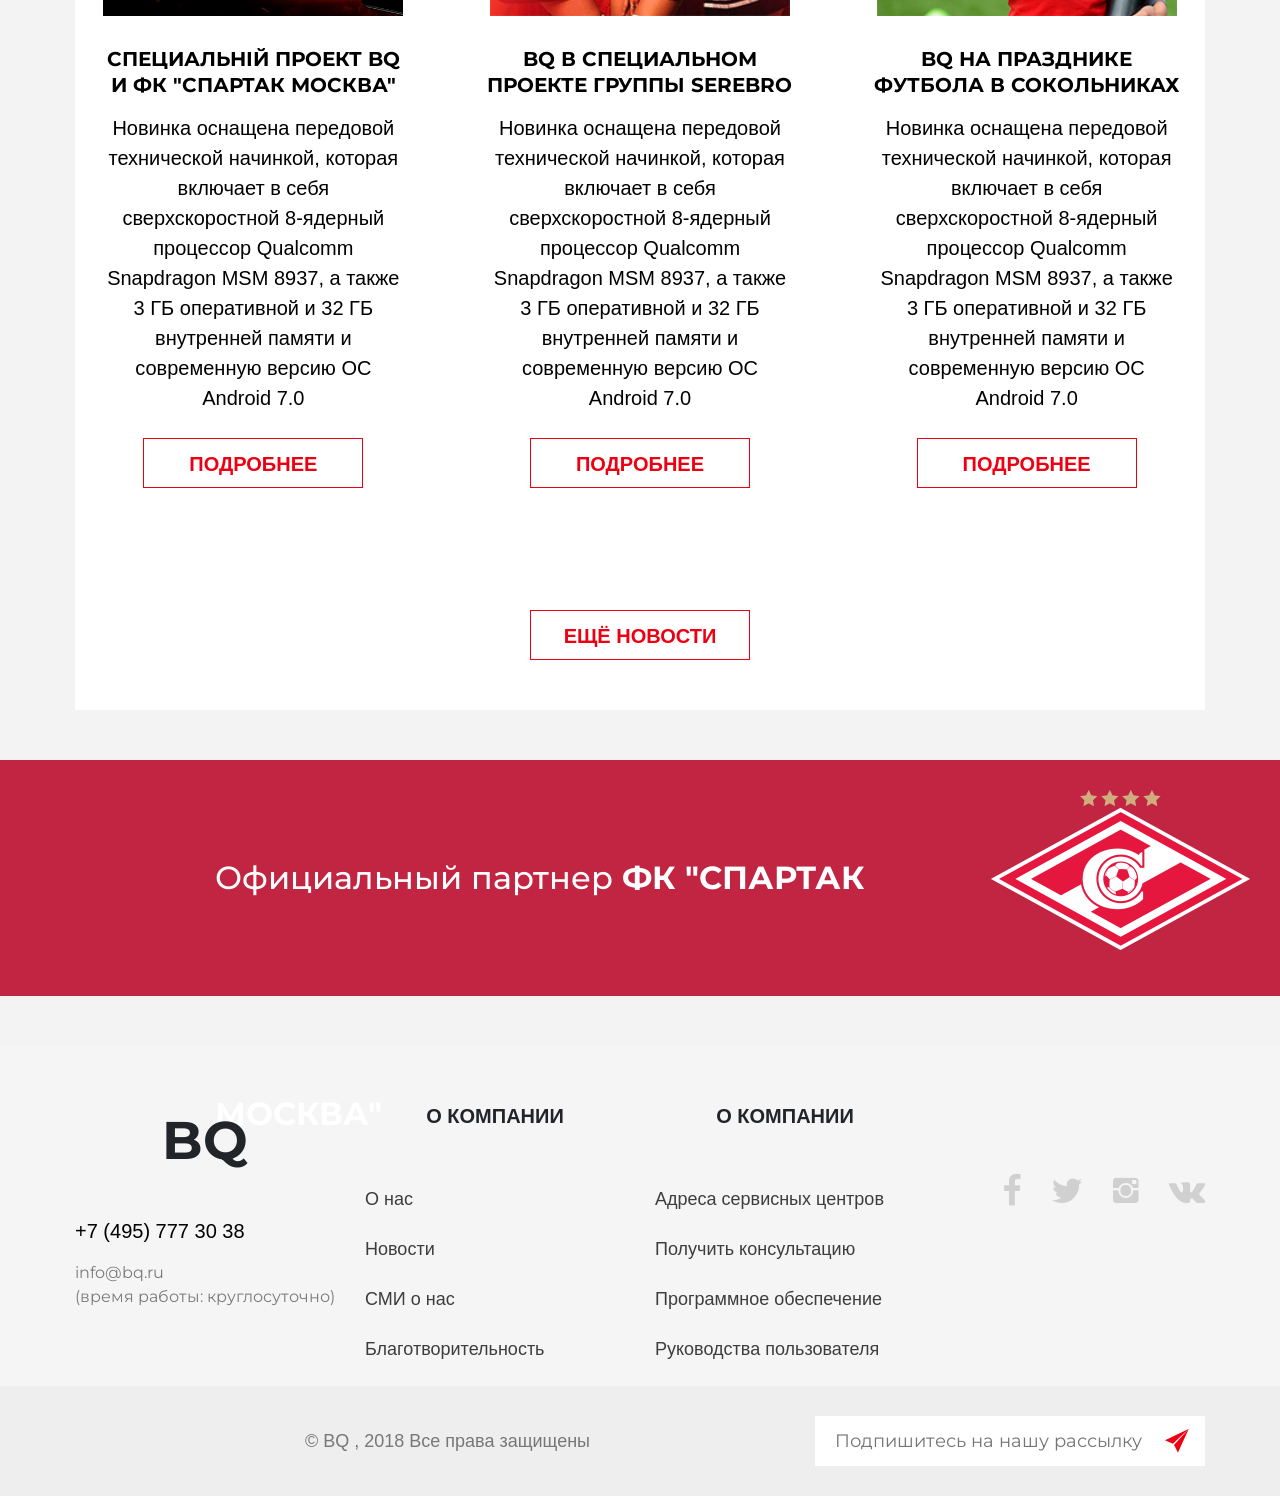
<file: news.html>
<!DOCTYPE html>
<html lang="ru">
<head>
    <meta charset="UTF-8">
    <meta http-equiv="X-UA-Compatible" content="IE=edge">
    <meta name="viewport" content="width=device-width, user-scalable=no, initial-scale=1.0, maximum-scale=1.0, minimum-scale=1.0">
    <link rel="stylesheet" href="css/bootstrap.css">
    <link rel="stylesheet" href="css/ionicons.css">
    <link rel="stylesheet" href="js/library/slick/slick.css">
    <link rel="stylesheet" href="https://maxcdn.bootstrapcdn.com/font-awesome/4.7.0/css/font-awesome.min.css">
    <link rel="stylesheet" href="css/common.css">
    <link rel="stylesheet" href="css/media.css">
    <link href="https://fonts.googleapis.com/css?family=Montserrat:400,600,700" rel="stylesheet">
    <title>BQ</title>
</head>
<body>
  <header>
      <div class="container-fluid">
          <div class="row">
              <section class="top-nav d-flex pad hidden-md">
                  <div class="col-xl-6">
                      <ul class="list-unstyled d-flex social">
                          <li><a href="#"><i class="fa fa-facebook"></i></a></li>
                          <li><a href="#"><i class="fa fa-twitter"></i></a></li>
                          <li><a href="#"><i class="ion-social-instagram"></i></a></li>
                          <li><a href="#"><i class="fa fa-vk"></i></a></li>
                      </ul>
                  </div>
                  <div class="col-xl-6">
                      <nav>
                          <ul class="list-unstyled top-nav d-flex justify-content-end">
                              <li><a href="#">Поддержка</a></li>
                              <li><a href="#">Пресс-центр</a></li>
                              <li><a href="#">О компании</a></li>
                          </ul>
                      </nav>
                  </div>
              </section>
              <section class="header d-flex hidden-md">
                  <div class="col-xl-12">
                      <nav>
                          <div class="nav-menu d-flex">
                              <ul class="header list-unstyled d-flex hidden-md">
                                  <a href="#" class="logo-item"><img src="img/logo.png" alt="logo"></a>
                                  <li>
                                      <section class="products">
                                          <a href="#">Продукция <i class="ion-arrow-down-b"></i></a>
                                          <ul class="list-unstyled">
                                              <li><a href="#">Product 1</a></li>
                                              <li><a href="#">Product 2</a></li>
                                              <li><a href="#">Product 3</a></li>
                                              <li><a href="#">Product 4</a></li>
                                              <li><a href="#">Product 5</a></li>
                                          </ul>

                                      </section>
                                  </li>
                                  <li><a href="#"><i class="ion-bag"></i>интернет-магазин</a></li>
                                  <li><a href="#">strike power</a></li>
                                  <li><a href="#">aurora</a></li>
                                  <li><a href="#">где купить</a></li>
                              </ul>
                              <ul class="list-unstyled search d-flex justify-content-end hidden-md">
                                  <form action="#" class="search-form d-flex">
                                      <input type="text" placeholder="Поиск по всем продуктам">
                                      <button type="submit" ><a href="#"><i class="ion-ios-search-strong"></i></a></button>
                                  </form>
                              </ul>

                          </div>
                      </nav>
                  </div>
              </section>
              <section class="header visible-md row no-gutters align-items-center justify-content-between">
                <a href="#" class="logo-item visible-md"><img src="img/logo.png" alt="logo"></a>
                <div class="hamburger-box visible-md">
                  <div class="hamburger-inner"></div>
                </div>
              </section>
          </div>
      </div>
  </header>
  <div class="mobile-panel pad" id="mobile-panel">
    <ul class="header list-unstyled">
        <li>
          <a href="#" class="toggle-button">Продукция <i class="ion-arrow-down-b"></i></a>
          <ul class="drop-menu list-unstyled">
              <li><a href="#">Product 1</a></li>
              <li><a href="#">Product 2</a></li>
              <li><a href="#">Product 3</a></li>
              <li><a href="#">Product 4</a></li>
              <li><a href="#">Product 5</a></li>
          </ul>
        </li>
        <li><a href="#">интернет-магазин</a></li>
        <li><a href="#">strike power</a></li>
        <li><a href="#">aurora</a></li>
        <li><a href="#">где купить</a></li>
        <li><a href="#">Поддержка</a></li>
        <li><a href="#">Пресс-центр</a></li>
        <li><a href="#">О компании</a></li>
    </ul>
    <form action="#" class="search-form d-flex">
      <input type="text" placeholder="Поиск по всем продуктам">
      <button type="submit"><a href="#"><i class="ion-ios-search-strong"></i></a></button>
    </form>
    <ul class="list-unstyled d-flex social">
        <li><a href="#"><i class="fa fa-facebook"></i></a></li>
        <li><a href="#"><i class="fa fa-twitter"></i></a></li>
        <li><a href="#"><i class="ion-social-instagram"></i></a></li>
        <li><a href="#"><i class="fa fa-vk"></i></a></li>
    </ul>
  </div>
  <section class="main">
      <div class="container-fluid pad">
          <div class="row">
              <div class="col-xl-12">
                  <div class="page-title">
                      О компании - BQ
                  </div>
              </div>
          </div>
          <div class="news">
            <div class="row">
                <div class="col-xl-12">
                    <div class="news-title text-center">
                        <h1>Новости <b>BQ</b></h1>
                    </div>
                </div>
            </div>
            <div class="row">
                <div class="col-xl-4 col-md-6">
                    <div class="news-item text-center">
                        <a href="#">
                            <div class="news-prew_img">
                                <img src="img/bq-euro.jpg" alt="">
                            </div>
                            <div class="news-item_title">
                                специальній проект BQ и фк "спартак москва"
                            </div>
                            <div class="description">Новинка оснащена передовой технической начинкой, которая включает в себя сверхскоростной 8-ядерный процессор Qualcomm Snapdragon MSM 8937, а также 3 ГБ оперативной и 32 ГБ внутренней памяти и современную версию ОС Android 7.0
                            </div>
                            <div class="more">Подробнее</div>
                        </a>
                    </div>
                </div>
                <div class="col-xl-4 col-md-6">
                    <div class="news-item text-center">
                        <a href="#">
                            <div class="news-prew_img text-center">
                                <img src="img/bq-cast.jpg" alt="">
                            </div>
                            <div class="news-item_title">
                                BQ в специальном проекте группы serebro
                            </div>
                            <div class="description">Новинка оснащена передовой технической начинкой, которая включает в себя сверхскоростной 8-ядерный процессор Qualcomm Snapdragon MSM 8937, а также 3 ГБ оперативной и 32 ГБ внутренней памяти и современную версию ОС Android 7.0
                            </div>
                            <div class="more">Подробнее</div>
                        </a>
                    </div>
                </div>
                <div class="col-xl-4 col-md-6">
                    <div class="news-item text-center">
                        <a href="#">
                            <div class="news-prew_img">
                                <img src="img/bq-foot.jpg" alt="">
                            </div>
                            <div class="news-item_title">
                                BQ на празднике футбола в сокольниках
                            </div>
                            <div class="description">Новинка оснащена передовой технической начинкой, которая включает в себя сверхскоростной 8-ядерный процессор Qualcomm Snapdragon MSM 8937, а также 3 ГБ оперативной и 32 ГБ внутренней памяти и современную версию ОС Android 7.0
                            </div>
                            <div class="more">Подробнее</div>
                        </a>
                    </div>
                </div>
                <div class="col-xl-4 col-md-6">
                    <div class="news-item text-center">
                        <a href="#">
                            <div class="news-prew_img">
                                <img src="img/bq-euro.jpg" alt="">
                            </div>
                            <div class="news-item_title">
                                специальній проект BQ и фк "спартак москва"
                            </div>
                            <div class="description">Новинка оснащена передовой технической начинкой, которая включает в себя сверхскоростной 8-ядерный процессор Qualcomm Snapdragon MSM 8937, а также 3 ГБ оперативной и 32 ГБ внутренней памяти и современную версию ОС Android 7.0
                            </div>
                            <div class="more">Подробнее</div>
                        </a>
                    </div>
                </div>
                <div class="col-xl-4 col-md-6">
                    <div class="news-item text-center">
                        <a href="#">
                            <div class="news-prew_img text-center">
                                <img src="img/bq-cast.jpg" alt="">
                            </div>
                            <div class="news-item_title">
                                BQ в специальном проекте группы serebro
                            </div>
                            <div class="description">Новинка оснащена передовой технической начинкой, которая включает в себя сверхскоростной 8-ядерный процессор Qualcomm Snapdragon MSM 8937, а также 3 ГБ оперативной и 32 ГБ внутренней памяти и современную версию ОС Android 7.0
                            </div>
                            <div class="more">Подробнее</div>
                        </a>
                    </div>
                </div>
                <div class="col-xl-4 col-md-6">
                    <div class="news-item text-center">
                        <a href="#">
                            <div class="news-prew_img">
                                <img src="img/bq-foot.jpg" alt="">
                            </div>
                            <div class="news-item_title">
                                BQ на празднике футбола в сокольниках
                            </div>
                            <div class="description">Новинка оснащена передовой технической начинкой, которая включает в себя сверхскоростной 8-ядерный процессор Qualcomm Snapdragon MSM 8937, а также 3 ГБ оперативной и 32 ГБ внутренней памяти и современную версию ОС Android 7.0
                            </div>
                            <div class="more">Подробнее</div>
                        </a>
                    </div>
                </div>
            </div>
            <div class="row">
                <div class="col-xl-12">
                    <div class="load-more text-center">
                        <div class="more"><a href="#">ещё новости</a></div>
                    </div>
                </div>
            </div>
        </div>
      </div>
  </section>
   <div class="container-fluid oficial hidden-sm">
      <div class="col-xl-12">
          <div class="d-flex">
              <h1>Официальный партнер <strong>ФК "СПАРТАК МОСКВА"</strong></h1>
              <img src="img/spartak-logo.png" alt="">
          </div>
      </div>
    </div>
  <footer>
      <div class="container-fluid pad">  
        <div class="row">
            <div class="col-lg-3">
                <div class="contacts">
                    <div class="title">
                        BQ
                    </div>
                    <div class="phone">
                        <a href="tel:+74957773038">+7 (495) 777 30 38</a>
                    </div>
                    <div class="email">
                        <a href="mailto:info@bq.ru">info@bq.ru</a>
                        <p>(время работы: круглосуточно)</p>
                    </div>

                </div>
            </div>
            <div class="col-lg-3">
                <div class="about">
                    <div class="title">
                        О компании
                    </div>
                    <div class="link"><a href="#">О нас</a></div>
                    <div class="link"><a href="#">Новости</a></div>
                    <div class="link"><a href="#">СМИ о нас</a></div>
                    <div class="link"><a href="#">Благотворительность</a></div>
                </div>
            </div>
            <div class="col-lg-3">
                <div class="support">
                    <div class="title">
                        О компании
                    </div>
                    <div class="link"><a href="#">Адреса сервисных центров</a></div>
                    <div class="link"><a href="#">Получить консультацию</a></div>
                    <div class="link"><a href="#">Программное обеспечение</a></div>
                    <div class="link"><a href="#">Руководства пользователя</a></div>
                </div>
            </div>
            <div class="col-lg-3">
                <div class="social d-flex justify-content-end">
                    <div><a href="#"><i class="fa fa-facebook"></i></a></div>
                    <div><a href="#"><i class="fa fa-twitter"></i></a></div>
                    <div><a href="#"><i class="ion-social-instagram"></i></a></div>
                    <div><a href="#"><i class="fa fa-vk"></i></a></div>
                </div>
            </div>
        </div>
      </div>
      <div class="container-fluid pad footer-bottom">
        <div class="row no-gutters justify-content-between bottom align-items-center">
          <div class="hidden-xs">&nbsp;</div>
          <div class="copy">&copy; BQ , 2018 Все права защищены</div>
          <div class="subscribe-form">
            <form action="">
              <input type="text" class="subscribe-form__field" placeholder="Подпишитесь на нашу рассылку">
              <button type="submit" class="subscribe-form__btn">
                <i class="ion-ios-paperplane"></i>
              </button>
            </form>
          </div>
        </div>
      </div>
  </footer>



  <script src="js/jquery-3.2.1.min.js"></script>
  <script src="js/library/slick/slick.min.js"></script>
  <script src="js/library/countdown/jquery.countdown.min.js"></script>
  <script src="js/bootstrap.js"></script>
  <script src="js/headhesive.min.js"></script>
  <script src="js/js.js"></script>
</body>
</html>
</file>
<file: css/common.css>
:root{
  --red: #ee0012;
  --blue: #007aff;
  --green: #4cd964;
}


body{
    font-family: 'Montserrat', sans-serif;
    background-color: #f3f3f3;
}
a:hover{
     text-decoration: none;
 }
ul, li {
    display: block;
    padding:0;
    margin: 0;
}
.pad{
    padding:0 75px;
}
/*Index*/
        /*Header*/
section.top-nav{
    width: 100%;
    height: 75px;
    line-height: 75px;

}
ul.top-nav li a{
    color: #484848;
    padding-left: 55px;
    text-decoration: none;
    align-items: stretch;
}
ul.social li a{
    color: #b0b0b0;
    font-size: 28px;
    padding-right: 20px;
}
ul.social li a:hover{
    color: #414141;
    font-size: 42px;
    transition: all .25s;
}
ul.top-nav li a:hover{
    color: #ee0012;
    transition: all .25s;

}
section.header{
    width: 100%;
    height: 125px;
    line-height: 125px;
    background-color: #fefefe;
    padding:0 75px;
    z-index: 10000;
}
.headhesive{
    position: fixed;
    top: -200px;
}
.headhesive--stick{
    z-index: 10001;
    display: block;
    position: fixed;
    top: 0;
    transition: all .6s ease-out;
}
.headhesive--unstick{
    /*transition: all .6s;*/
}
ul.header{
    text-transform: uppercase;
    font-size: 18px;
    font-family: "Montserrat", sans-serif;
    font-weight: 700;
    align-items: center;
}
ul.header a{
    color: #000;
}
ul.header>li>a:hover{
    text-decoration: none;
    color: #ee0012;
    transition: all .3s;
}
ul.header i{
    padding: 5px;
}
ul.header > li{
    margin-right: 40px;
}
section.products{
    height: 60px;
    width: 215px;
    border-radius: 5px;
    line-height: 60px;
    text-align: center;
    margin-left: 77px;
    margin-right: 43px;
    background-color: #ee0012;
}
section.products a {
    text-decoration: none;
    color: #fff;
}

section.products ul{
    position: absolute;
    background-color: #ee0012;
    display: none;
}
section.products:hover{
    border-bottom-left-radius: 0;
    border-bottom-right-radius: 0;
}
section.products:hover > ul{
    transition: all .5s ease-out;
    display: block;
}
section.products li{
    line-height: 30px;
    width: 215px;
}
ul.search{
    position: absolute;
    height: 125px;
    line-height: 125px;
    right: 0;
    float: right;
}
form.search-form{
    margin-top: 25px;
    width: 335px;
    height: 70px;
    border: solid #ee0012;
    border-radius: 5px;
}
form.search-form input{
    border: none;
    background: none;
    width: 265px;
    height: 65px;
    text-align: center;

}
form.search-form button{
    background: #ee0012;
    border: 0;
    font-size: 32px;
    width: 70px;
    line-height: 60px;
}
form.search-form button a{
    color: #ffffff;
}
        /*Slider*/
.slider{
  background-color: #f6f6f6;
}
.main-slider{
  width: 100%;
}
.slider-item{
  width: 100%;
  height: calc(100vh - 200px);
  position: relative;
  border: 0;
  outline: 0;
}
.slider-img{
  width: 100%;
  height: 100%;
  position: absolute;
  left: 0;
  top: 0;
  padding-left: 500px;
}
.slider-img__item{
  width: 100%;
  height: 100%;
}
.slider-img img{
  max-height: 100%;
}
.slider-descr{
  height: 100%;
  max-width: 500px;
  position: relative;
  z-index: 2;
}
.slider-name{
  text-transform: uppercase;
  font-size: 20px;
  color: rgba(0,0,0,0.5)
}
.slider-title{
  font-size: 48px;
  text-transform: uppercase;
  margin-bottom: 0;
}
.slider-text{
  font-size: 42px;
}
.slider img{
  max-width: 100%;
}
        /*Content*/
div.special-offers{
    width: 100%;
}div.special-offers img{
     width: 100%;
 }
.post-thumb {
    position: relative;
    display: -webkit-box;
    display: -webkit-flex;
    display: -ms-flexbox;
    display: flex;
    -webkit-box-pack: center;
    -webkit-justify-content: center;
    -ms-flex-pack: center;
    justify-content: center;
    -webkit-box-orient: vertical;
    -webkit-box-direction: normal;
    -webkit-flex-direction: column;
    -ms-flex-direction: column;
    flex-direction: column;
    box-sizing: border-box;
}
.post-thumb p{
    text-transform: uppercase;
    font-size: 24px;
    font-weight:400;
}
.post-thumb img {
    width: 100%;
}
.post-thumb-overlay {
    position: absolute;
    top: 0;
    left: 0;
    bottom: 0;
    height: 100%;
    width: 100%;

    /*opacity: 0;*/
    overflow: hidden;
    -webkit-transition: all .5s;
    transition: all .5s;
}

.post-thumb:hover .post-thumb-overlay {
    /*opacity: 1; */
    background: rgba(0, 0, 0, 0.4);
}
.post-thumb:hover p{
    text-decoration: underline;
}
.post-thumb:hover{
    box-shadow: 0 0 25px rgba(16,16,16,0.8);
}
.post-thumb-overlay div {
    color: #fff;
    display: block;
    text-decoration: none;
    font-weight: 600;
    font-size: 14px;
    position: relative;
    width: 100%;
    letter-spacing: 1px;
}
.post-thumb-overlay div.right-text{
  float: right;
  width: 520px;
  text-align: left;
}
        /*Продукты*/
.catalog{
    margin-top: 75px;
    width: 100%;
    margin-bottom: 70px;
}
.day-offer{
    width: 100%;
    border: 4px solid var(--red);
    border-radius: 10px;
    background: #fff;
    padding: 20px;
    text-align: center;
}
.catalog-categories{
    margin: 20px 0;
    /*padding:15px 0;*/
    line-height: 60px;
    font-size: 22px;
    font-family: "Montserrat", sans-serif;
    font-weight: 600;
    align-items: center;
    letter-spacing: 1px;
}
.catalog-categories div{
    padding-right: 55px;
}
.catalog-categories a{
    text-decoration: none;
    color: #787878;
}
.catalog-categories a:hover{
    color: #ff3b30;
}
.catalog-categories i{
    font-size: 46px;
}
.products{
    /*width: 100%;*/
}
.product{
    /*height: 280px;*/
    width: 330px;
    text-align: center;
    margin-bottom: 100px;
    padding-bottom: 20px;
}
.product:hover{
    transition: all .5s;
    box-shadow: 0 0 25px rgba(16,16,16,0.8);
}
.product a{
    text-decoration: none;
}
div.prew_img{
    width: 330px;
    height: 330px;
    box-sizing: border-box;
    background: #ffffff;
    line-height: 330px;
}
.product img{
    max-width: 330px;
}
div.price  {
    padding: 15px 0;
    color: #007aff;
    text-decoration: none;
    font-size: 22px;
    font-weight: 600;
}
div.name{
    color: #474747;
    font-weight: 600;
    padding: 5px 0;
}
div.category{
    color: #474747;
}
.partners{
    font-weight: 400;
    font-size: 47px;
    color: #777777;
    text-align: center;
    margin-bottom: 70px;
}
.partners h1{
    margin-bottom: 70px;
}
.partners-name{
    box-sizing: border-box;
}
.partner{
    margin-bottom: 50px;
}
.partner img{
    filter: grayscale(100%);
    max-width: 100%;
    height: auto;
}
.partner:hover img{
    filter: none;
    transition: all .6s;
    box-shadow: 0 0 25px rgba(16,16,16,0.8);
}
.oficial{
    background-color:#c22542;
    height: 236px;
    margin-bottom: 50px;

}
.oficial h1{
    color: #ffffff;
    line-height: 236px;
    padding-left: 185px;
}
.oficial img{
    height: 100%;
    padding-top: 30px;
    padding-left: 100px;
}
        /*news*/
.news{
    background: #ffffff;
    margin-bottom: 50px;
}
.news-title{
    padding: 50px 0;
    margin: 0;
}
.news-item{
    padding: 50px;
    margin-left: 27px;
    margin-right: 27px;
    margin-bottom: 22px;
}
.news-item a{
    text-decoration: none;
}
.news-item:hover{
    transition: all .5s;
    box-shadow: 0 0 25px rgba(16,16,16,0.8);
}
.news-item:hover .more{
    background-color: #ee0012;
    color: #fff;
    transition: all .5s;
}
.news-prew_img{
    height: 330px;
}
.news-prew_img img{
    max-width: 300px;
    min-height: 300px;
}
.news-item_title{
    font-family: "Montserrat", sans-serif;
    font-weight: 700;
    font-size: 30px;
    text-transform: uppercase;
    color: #000;
    padding-bottom: 25px;
}
.description{
    text-align: justify;
    font-family: "Segoe UI", sans-serif;
    font-size: 22px;
    color: #000;
    margin-bottom: 25px;
}
.more{
    font-family: "Segoe UI", sans-serif;
    font-weight: 600;
    font-size: 24px;
    text-transform: uppercase;
    color: #ee0012;
    width: 220px;
    height: 50px;
    border: 1px solid #ee0012;
    line-height: 50px;
    position: relative;;
    left: 50%;
    margin-left: -110px;
}
        /*ФУТЕР*/
footer{
    padding-top: 20px;
    background: #f5f5f5;

}
div.contacts .title{
    font-family: "Montserrat", sans-serif;
    font-weight: 700;
    font-size: 53px;
}
.phone{
    font-family: "Segoe UI", sans-serif;
    font-weight: 400;
    font-size: 20px;
    margin-bottom: 15px;
}
.phone a{
    color: #000;
}
div.email, .email a{
    color: #7a7a7a;
}
div.contacts a:hover{
    color: #ee0012;
    transition: all .5s;
}

div.about .title, div.support .title{
    font-family: "Segoe UI",sans-serif;
    font-size: 20px;
    font-weight: 600;
    padding-bottom: 20px;
}
.link{
    font-family: "Segoe UI",sans-serif;
    font-size: 18px;
    font-weight: 400;
    padding-bottom: 23px;
}
.link a{
    color: #3d3d3d;
}
.link a:hover{
    color: #ee0012;
    transition: all .25s;
}
        /*СОЦ.СЕТИ*/
div.social{
    line-height: 250px;
}
div.social a{
    padding-left: 45px;
    font-size: 60px;
    color: #d0d0d0;
}
div.social a:hover{
    color: #414141;
    transition: all .25s;
}
.bottom{
    font-family: "Segoe UI",sans-serif;
    font-size: 18px;
    font-weight: 400;
    line-height: 36px;
    color: #777777;
}
.bottom a{
    color: #777;
}
.bottom a:hover{
    color: #ee0012;
    transition: all .25s;
}
.subscribe i{
    color: #ee0012;
    font-size: 36px;
    padding-left: 10px;
}
.btn-red{
  font-size: 24px;
  color: #fff !important;
  border-radius: 50px;
  background: #ee0012;
  font-weight: 700;
  text-transform: uppercase;
  padding: 15px 20px;
  min-width: 270px;
}
.slick-dots{
  position: absolute;
  z-index: 10;
  right: 0;
  top: 50%;
  -webkit-transform: translate(0,-50%);
  -ms-transform: translate(0,-50%);
  -o-transform: translate(0,-50%);
  transform: translate(0,-50%);
}
.slick-dots button{
  border: 2px solid #ee0012;
  border-radius: 50%;
  outline: 0;
  background: #fff;
  width: 20px;
  height: 20px;
  display: block;
  text-indent: -9999px;
  cursor: pointer;
}
.slick-dots li.slick-active button{
  background: #ee0012;
}
.slick-dots li + li{
  margin-top: 10px;
}
.day-offer{
  padding-bottom: 60px;
}
.day-offer__header{
  padding-top: 10px;
  padding-bottom: 20px;
  margin-bottom: 15px;
  border-bottom: 2px solid #eeeeee;
}
.item-title{
  font-size: 32px;
}
.day-offer__img{
  position: relative;
}
.day-offer__label{
  background: var(--red);
  color: #fff;
  border-radius: 50%;
  width: 150px;
  height: 150px;
  text-align: center;
  font-size: 22px;
  text-transform: uppercase;
  line-height: 1.2;
  font-family: 'Myriad Pro','Montserrat',sans-serif;
  position: absolute;
  z-index: 2;
  right: 10px;
  top: 20px;
}
.day-offer__price{
  margin-top: 20px;
}
.day-offer__label b{
  font-size: 40px;
}
.day-offer__label > div{
  width: 100%;
}
.price-today{
  font-size: 32px;
  font-weight: bold;
  color: var(--blue);
  display: inline-block;
  vertical-align: bottom;
  margin: 0 10px;
}
.price-prev{
  color: #ccc;
  font-size: 28px;
  text-decoration: line-through;
  display: inline-block;
  vertical-align: bottom;
  margin: 0 10px;
}
.day-offer__name{
  text-transform: uppercase;
  font-size: 24px;
  margin-top: 10px;
}
.day-offer__count{
  margin-top: 40px;
}
.day-offer__footer{
  border-top: 2px solid #eee;
  padding-top: 40px;
  margin-top: 40px;
}
.timer-title{
  font-size: 28px;
  font-weight: bold;
  text-transform: uppercase;
}
.timer-subtitle{
  font-size: 22px;
}
.countdown-item{
  display: inline-block;
  vertical-align: middle;
  margin: 0 10px;
  text-align: center;
}
.countdown-title{
  width: 70px;
  height: 70px;
  margin: auto;
  border-radius: 50%;
  line-height: 66px;
  text-align: center;
  font-size: 30px;
  font-weight: bold;
  background: #f5f5f5;
  border: 2px solid #eeeeee;
}
.countdown-name{
  text-transform: uppercase;
  font-size: 16px;
  margin-top: 20px;
}
.green-color{
  color: var(--green);
}
.red-color{
  color: var(--red);
}
.day-offer__count{
  font-size: 22px;
  color: #a3a3a3;
}
.day-offer__count span{
  font-weight: bold;
  margin-left: 5px;
}
.footer-bottom{
  background: #eeeeee;
  padding-top: 30px;
  padding-bottom: 30px;
}
.subscribe-form{
  position: relative;
  display: inline-block;
}
.subscribe-form__field{
  width: 390px;
  height: 50px;
  background: #fff;
  padding-left: 20px;
  padding-right: 20px;
  border: 0;
  outline: 0;
  font-size: 18px;
  font-family: 'Montserrat', sans-serif;
  padding-right: 50px;
}
.subscribe-form__btn{
  color: var(--red);
  background: transparent;
  outline: 0 !important;
  border: 0 !important;
  cursor: pointer;
  font-size: 38px;
  position: absolute;
  right: 10px;
  top: 5px;
}
.hamburger-box {
  position: relative;
  display: inline-block;
  width: 50px;
  height: 24px;
  cursor: pointer;
  -webkit-user-select: none;
     -moz-user-select: none;
      -ms-user-select: none;
          user-select: none; }
  .hamburger-box.is-active .hamburger-inner {
    -webkit-transform: translate3d(0, 10px, 0) rotate(45deg);
       -moz-transform: translate3d(0, 10px, 0) rotate(45deg);
            transform: translate3d(0, 10px, 0) rotate(45deg); }
    .hamburger-box.is-active .hamburger-inner:before {
      -webkit-transform: rotate(-45deg) translate3d(-5.71429px, -6px, 0);
         -moz-transform: rotate(-45deg) translate3d(-5.71429px, -6px, 0);
              transform: rotate(-45deg) translate3d(-5.71429px, -6px, 0);
      opacity: 0; }
    .hamburger-box.is-active .hamburger-inner:after {
      -webkit-transform: translate3d(0, -20px, 0) rotate(-90deg);
         -moz-transform: translate3d(0, -20px, 0) rotate(-90deg);
              transform: translate3d(0, -20px, 0) rotate(-90deg); }

.hamburger-inner {
  top: 50%;
  display: block;
  margin-top: -2px;
  position: absolute;
  width: 50px;
  height: 3px;
  -webkit-transition-timing-function: ease;
     -moz-transition-timing-function: ease;
       -o-transition-timing-function: ease;
          transition-timing-function: ease;
  -webkit-transition-duration: .15s;
     -moz-transition-duration: .15s;
       -o-transition-duration: .15s;
          transition-duration: .15s;
  -webkit-transition-property: -webkit-transform;
  transition-property: -webkit-transform;
  -o-transition-property: -o-transform;
  -moz-transition-property: transform, -moz-transform;
  transition-property: transform;
  transition-property: transform, -webkit-transform, -moz-transform, -o-transform;
  top: 2px;
  background-color: var(--red); }
  .hamburger-inner:before {
    content: "";
    position: absolute;
    width: 50px;
    height: 3px;
    -webkit-transition-timing-function: ease;
       -moz-transition-timing-function: ease;
         -o-transition-timing-function: ease;
            transition-timing-function: ease;
    -webkit-transition-duration: .15s;
       -moz-transition-duration: .15s;
         -o-transition-duration: .15s;
            transition-duration: .15s;
    -webkit-transition-property: -webkit-transform;
    transition-property: -webkit-transform;
    -o-transition-property: -o-transform;
    -moz-transition-property: transform, -moz-transform;
    transition-property: transform;
    transition-property: transform, -webkit-transform, -moz-transform, -o-transform;
    background-color: var(--red);
    top: -10px;
    top: 10px;
    transition-timing-function: ease;
    transition-duration: .15s;
    -webkit-transition-property: opacity,-webkit-transform;
    transition-property: opacity,-webkit-transform;
    -o-transition-property: opacity,-o-transform;
    -moz-transition-property: transform,opacity,-moz-transform;
    transition-property: transform,opacity;
    transition-property: transform,opacity,-webkit-transform,-moz-transform,-o-transform; }
  .hamburger-inner:after {
    content: "";
    position: absolute;
    width: 50px;
    height: 3px;
    -webkit-transition-timing-function: ease;
       -moz-transition-timing-function: ease;
         -o-transition-timing-function: ease;
            transition-timing-function: ease;
    -webkit-transition-duration: .15s;
       -moz-transition-duration: .15s;
         -o-transition-duration: .15s;
            transition-duration: .15s;
    -webkit-transition-property: -webkit-transform;
    transition-property: -webkit-transform;
    -o-transition-property: -o-transform;
    -moz-transition-property: transform, -moz-transform;
    transition-property: transform;
    transition-property: transform, -webkit-transform, -moz-transform, -o-transform;
    background-color: var(--red);
    bottom: -10px;
    top: 20px; }

.mobile-panel{
  padding-top: 20px;
  padding-bottom: 20px;
  display: none;
}
.drop-menu{
  display: none;
  padding-left: 15px;
  padding-right: 15px;
}
.drop-menu li{
  margin: 5px 0;
}
.post-img{
  height: 300px;
  -webkit-background-size: cover;
  background-size: cover;
  background-position: 50%;
  background-repeat: no-repeat;
}
/*Company*/
section.main div.page-title{
    font-family: "Montserrat", sans-serif;
    font-weight: bold;
    font-size: 32px;
    margin-top: 35px;
    margin-bottom: 30px;
}
section.main div.page-title>span{
    font-family: "Montserrat", sans-serif;
    font-weight: normal;
}
section.main div.page-content{
    background: #ffffff;
    padding: 0 120px;
}
section.main div.page-content b{
    font-weight: 700;
}
section.main div.title{
    font-family: "Montserrat", sans-serif;
    font-weight: 400;
    font-size: 32px;
    text-transform: uppercase;
    text-align: center;
    margin: 35px 0;
}
section.main div.title strong{
    font-weight: 700;
}
section.main div.content{
    font-family: "Segoe UI", sans-serif;
    font-weight: 600;
    font-size: 24px;
    text-align: left;
}
div.how-it-make{
    margin: 50px 0;
}
div.how-it-make img{
    width: 100%;
}
.adv_title{
    font-family: "Montserrat", sans-serif;
    font-size: 32px;
    font-weight: 400;
    margin-bottom: 30px;
}
.adv_content{
    font-family: "Segoe UI", sans-serif;
    font-weight: 600;
    font-size: 24px;
    text-align: left;
    margin-bottom: 50px;
}
.for-partners{
    margin-bottom: 50px;
}
div.for-partners > div.title{
    text-transform: none;
}
.for-partners .contacts a{
    color: #000;
    font-family: "Montserrat", sans-serif;
    font-weight: 400;
    font-size: 32px;
}
div.load-more{
    padding: 50px 0;
}
.load-more .more:hover {
    background-color: #ee0012;
    transition: all .5s;
}
.more a{
    color: #ee0012;
}
.more:hover a{
    color: #fff;
    transition: all .5s;
}
.news-image{
    padding: 0 30px;
}
.news-image img{
    max-width: 100%;
    height: auto;
}
.news-content{
  font-family: "Segoe UI", sans-serif;
  font-weight: 400;
  font-size: 24px;
  color: #111111;
  padding: 30px 30px 0 30px;
}
.news-content p{
    text-align: left;
}
.news-content img{
  max-width: 100%;
  height: auto;
}

.tab-menu{
    font-family: "Montserrat", sans-serif;
    font-weight: 400;
    font-size: 24px;
    line-height: 1.5;
}
.tab-menu a{

    color: #888888;
}
.tab-menu a:hover{
    color: #ee0012;
    transition: all .5s;
}
.catalog-top{
    /*height: 970px;*/
    padding-top: 20px;
    padding-bottom: 70px;
}
.catalog-promo{
    background: #ee0012;
}
.catalog-promo:hover{
    transition: all .5s;
    box-shadow: 0 0 30px rgba(16,16,16,0.8);
}
.promo-img img{
    max-height: 970px;
    margin-bottom: 35px;
}
.catalog-promo .title{
    text-transform: uppercase;
    font-family: "Montserrat", sans-serif;
    font-weight: 700;
    font-size: 32px;
    color: #ffffff;
    letter-spacing: 3px;
    padding: 50px 0 35px 0;
}
.offer{
    font-family: "Montserrat", sans-serif;
    font-size: 36px;
}
span.new-price{
    color: #ffffff;
    padding-right: 20px;
}
span.old-priice{
    font-family: "Segoe UI",sans-serif;
    text-decoration: line-through;
    color: #cccccc;
}
.model{
    text-transform: uppercase;
    color: #cccccc;
    padding-bottom: 50px;
}
.catalog-top__product{
  margin-bottom: 10px;
  padding-bottom: 20px;
  position: relative;
}
.catalog-top__product:hover{
    transition: all .5s;
    box-shadow: 0 0 25px rgba(16,16,16,0.8);
}
.catalog-top__prew img{
    max-height: 345px;
}
.discount{
    position: absolute;
    top: 16%;
    right: 12%;
    width: 220px;
    height: 220px;
    border: 1px solid #c2da22;
    border-radius: 50%;
    color: #ffffff;
    background: #c2da22;
    font-family: "Myriad Pro", sans-serif;
    font-size: 32px;
    text-transform: uppercase;
    line-height: 54px;
}
.discount strong{
    font-weight: 700;
    font-size: 54px;
}
.discount p{
    padding-top: 25%;
}
.other-title {
    font-family: "Montserrat", sans-serif;
    font-weight: 400;
    font-size: 32px;
    margin-top: 120px;
    padding-bottom: 90px;
    border-bottom: solid 2px #eeeeee;
}
.other-products{
    margin-top: 80px;
    padding-bottom: 100px;

}
.other-products__prew{
    max-width: 100%;
    background: #f5f5f5;
    position: relative;
}
.like, .compare{
    font-size: 24px;
    width: 50px;
    height: 50px;
    border-radius: 50%;
    border: solid 1px #eeeeee;
    padding: 8px;
    position: absolute;
}
.like a, .compare a{
    color: #000;
}
.like{
    top: 5px;
}
.compare{
    top: 55px;
}
.on-hover > .more{
    border: none;
    position: absolute;
    top: 220px;
}
.on-hover{

    display: none;
}
.other-products__item:hover .on-hover{
    display: block;
}
.other-products__item:hover{
    transition: all .3s;
    border: solid 2px #ee0012;
    border-radius: 5px;
}
.other-products__item:hover .price-value{
  display: none;
}
.other-products__item:hover .more-btn{
  display: inline-block;
}
.other-products__item:hover > a > .price{
    display: none;
}
.more-btn{
  display: none;
}
.other-products__item{
    padding: 5px;
    border: 2px solid transparent;
    margin-bottom: 20px;
}
.tab-link{
  display: inline-block;
}
.tab-link + .tab-link{
  margin-left: 20px;
}
.label-item{
  position: absolute;
  z-index: 5;
  right: 0;
  top: 0;
}
.page-path {
  font-size: 0;
}
.page-path__item {
  display: inline-block;
  padding-right: 40px;
  position: relative;
}
.page-path__item::after {
  content: '>';
  font-size: 32px;
  color: #000;
  position: absolute;
  right: 10px;
  top: 0;
}
.page-path__item:last-child {
  padding-right: 0;
}
.page-path__item:last-child::after {
  display: none;
}
.page-path__link {
  font-size: 32px;
  color: #000;
}
.page-path__link:hover,
.page-path__link:focus,
.page-path__link:active {
  text-decoration: none;
  color: #000;
}
.page-path__last {
  font-size: 32px;
  color: #000;
  text-transform: uppercase;
  font-weight: bold;
}
.page-other {
  font-size: 0;
  padding-top: 13px;
  float: right;
}
.page-other__item {
  display: inline-block;
  padding-right: 50px;
}
.page-other__item:last-child {
  padding-right: 0;
}
.page-other__link {
  font-size: 24px;
  color: rgba(0,0,0,.5);
}
.page-other__link:hover {
  text-decoration: none;
  color: #000;
}
.page-other__link:focus,
.page-other__link:active {
  text-decoration: none;
  color: rgba(0,0,0,.5);
}
.page-path__wp {
  padding: 20px 0;
}
.page-buy__wp {
  float: right;
  padding-left: 45px;
}
.page-buy {
  width: 270px;
  height: 60px;
  background-color: #ee0012;
  border: 2px solid #ff3b30;
  border-radius: 26px;
  display: block;
  line-height: 56px;
  text-align: center;
  text-transform: uppercase;
  color: #fff;
  font-weight: bold;
  font-size: 24px;
}
.page-buy:hover {
  color: #ee0012;
  text-decoration: none;
  background-color: transparent;
}
.page-buy:focus, .page-buy:active {
  text-decoration: none;
  color: #fff;
}
.p-card__left {
  display: -webkit-flex;
  display: -moz-flex;
  display: -ms-flex;
  display: -o-flex;
  display: flex;
  justify-content: center;
  -ms-align-items: center;
  align-items: center;
}
.p-card__left img {
  display: block;
  max-width: 100%;
  max-height: 100%;
}
.p-card__right {
  position: relative;
  padding-top: 25px;
}
.p-card__pres {
  color: #000;
  font-size: 32px;
  padding-bottom: 50px;
}
.p-card__pres strong {
  font-weight: bold;
}
.p-card__list {

}
.p-card__item {
  font-size: 24px;
  color: #000;
  line-height: 36px;
  display: block;
}
.wht__block {
  background-color: #fff;
  padding-top: 38px;
  padding-bottom: 144px;
}
.p-card__bottom {
  padding-top: 60px;
}
.p-card__sravn {

}
.p-sravn {
  display: inline-block;
  padding-left: 72px;
  position: relative;
  color: #000;
  font-size: 20px;
}
.p-sravn::before {
  content: '';
  background-image: url(../img/arrow_left-right_alt.png);
  background-repeat: no-repeat;
  background-position: center center;
  -webkit-background-size: 50% auto;
  background-size: 50% auto;
  display: block;
  width: 55px;
  height: 55px;
  border-radius: 50%;
  background-color: #f5f5f5;
  border: 1px solid #eeeeee;
  position: absolute;
  left: 0;
  top: 50%;
  transform: translateY(-50%);
  -webkit-transform: translateY(-50%);
}
.p-sravn:hover {
  color: rgba(0,0,0,.5);
}
.p-sravn:focus, .p-sravn:active {
  color: #000;
}
.baners__block {

}
.p-baner__top {
  display: block;
  position: relative;
}
.p-baner__top::after {
  content: '';
  height: 1px;
  width: 100%;
  bottom: 0;
  left: 0;
  right: 0;
  background-color: #fff;
  opacity: 0.2;
  position: absolute;
}
.p-baner__top img {
  display: block;
  width: 100%;
  height: auto;
}
.p-baner__center {
  display: block;
}
.p-baner__center img {
  display: block;
  width: 100%;
  height: auto;
}
.p-baner__bottom {
  display: block;
}
.p-baner__bottom img {
  display: block;
  width: 100%;
  height: auto;
}
.white__block {
  background-color: #fff;
  padding-top: 60px;
  overflow: hidden;
}
.p-card__tabs-block {
  margin-top: 80px;
}
.p-card__tabs-block-2,
.p-card__tabs-block-3,
.p-card__tabs-block-4 {
  display: none;
}
.p-card__galery {
  display: -webkit-flex !important;
  display: -moz-flex !important;
  display: -ms-flex !important;
  display: -o-flex !important;
  display: flex !important;
  justify-content: center;
  -ms-align-items: center;
  align-items: center;
  text-decoration: none !important;
  height: 600px;
}
.p-card__galery:hover {
  transition: all .5s;
  box-shadow: 0 0 25px rgba(16,16,16,0.8);
}
.p-card__galery img {
  max-width: 80%;
  max-height: 80%;
  height: auto;
}
.p-card__har {
  font-size: 32px;
  color: #000;
  display: block;
}
..p-card__har strong {
  font-weight: bold;
}
.p-card__tabs {
  font-size: 0;
  text-align: right;
}
.p-card__tabs-item {
  display: inline-block;
  font-size: 24px;
  text-transform: uppercase;
  cursor: pointer;
  margin-right: 30px;
}
.p-card__tabs-item:last-child {
  margin-right: 0;
}
.p-card__tabs-item:hover {
  color: #f00;
  text-decoration: underline;
}
.p-card__tabs-item.active {
  color: #f00;
  text-decoration: underline;
}
.catalog-categories li.active {
  color: #000;
}
.catalog-categories li {
  margin-right: 55px;
  cursor: pointer;
  text-decoration: none;
  color: #787878;
  -moz-user-select: none;
  -khtml-user-select: none;
  user-select: none;
}
.news-prew_img{
    /*height: 330px;*/
}
.news-prew_img img{
    max-width: 300px;
    height: auto;
}
div.title{
    font-family: "Montserrat", sans-serif;
    font-weight: 400;
    font-size: 32px;
    text-transform: uppercase;
    text-align: center;
    margin: 35px 0;
}
div.title strong{
    font-weight: 700;
}
div.load-more{
    padding: 50px 0;
}
.load-more .more:hover {
    background-color: #ee0012;
    transition: all .5s;
}
.more a{
    color: #ee0012;
}
.more:hover a{
    color: #fff;
    transition: all .5s;
}
section.main div.content-serv {
  margin: 35px 0;
  font-size: 32px;
  line-height: 36px;
  font-weight: normal;
}
.ui-selectmenu-button.ui-button {
  width: 332px;
  padding: 0;
  height: 60px;
  border: 1px solid #d1d1d1;
  background-color: transparent;
  outline: none;
  border-radius: 9px;
}
.ui-selectmenu-text {
  margin-right: 0;
  line-height: 58px;
  padding-left: 78px;
  font-size: 24px;
  color: #515151;
  position: relative;
}
.ui-selectmenu-text::before {
  border: 16px solid transparent; border-top: 16px solid #ee0012;
  content: '';
  display: block;
  position: absolute;
  left: 12px;
  top: 50%;
  margin-top: -8px;
  height: 16px;
  width: 16px;
}
.ui-selectmenu-button-open .ui-selectmenu-text::before {
  display: none;
}
.ui-selectmenu-button-open .ui-selectmenu-text::after {
  border: 16px solid transparent; border-bottom: 16px solid #ee0012;
  content: '';
  display: block;
  position: absolute;
  left: 12px;
  bottom: 50%;
  margin-bottom: -8px;
  height: 16px;
  width: 16px;
}
.ui-menu .ui-menu-item-wrapper {
  font-size: 24px;
}
.p-service__select {
  padding-bottom: 30px;
}
.p-service__mblock {
  display: block;
  background-color: #efefef;
  margin-bottom: 70px;
}
.p-service__tabs {
  font-size: 0;
}
.p-service__tab {
  display: inline-block;
  font-size: 28px;
  color: #000;
  border: 1px solid #d4d4d4;
  padding-left: 79px;
  padding-right: 55px;
}
.p-support__title-wp {
  text-align: center;
  padding-bottom: 30px;
}
.p-support__title {
  display: inline-block;
  font-size: 32px;
  font-weight: bold;
  color: #000;
  text-transform: uppercase;
}
.p-support__quest {
  margin-bottom: 40px;
}
.p-support__item {
  margin-bottom: 8px;
}
.p-support__item > .p-support__subquest {
  padding-top: 8px;
  display: none;
}
.p-support__item > .p-support__subquest > .p-support__subitem {
  padding-left: 25px;
  padding-right: 25px;
  padding-top: 18px;
  padding-bottom: 18px;
  background-color: #efefef;
  border: 1px solid #d2d2d2;
  margin-bottom: 8px;
  cursor: pointer;
  /*
  background-color: #fff;
  -webkit-box-shadow: 0px 5px 20px 4px rgba(0,0,0,0.34);
  -moz-box-shadow: 0px 5px 20px 4px rgba(0,0,0,0.34);
  box-shadow: 0px 5px 20px 4px rgba(0,0,0,0.34);
  */
}
.p-support__item > .p-support__subquest > .p-support__subitem.active {
  background-color: #fff;
  -webkit-box-shadow: 0px 5px 20px 4px rgba(0,0,0,0.34);
  -moz-box-shadow: 0px 5px 20px 4px rgba(0,0,0,0.34);
  box-shadow: 0px 5px 20px 4px rgba(0,0,0,0.34);
}
.p-support__item > .p-support__subquest > .p-support__subitem:last-child {
  margin-bottom: 0;
}
.p-support__item > .p-support__subquest > .p-support__subitem > .p-support__subquest {

}
.p-support__item > .p-support__subquest > .p-support__subitem > .p-support__subquest > .p-support__subitem {

}
.p-support__item > span {
  display: block;
  width: 100%;
  background-color: #ee0012;
  height: 85px;
  line-height: 85px;
  font-size: 32px;
  text-transform: uppercase;
  font-weight: bold;
  color: #fff;
  text-align: center;
  padding: 0 30px;
  cursor: pointer;
}
.p-support__item > .p-support__subquest > .p-support__subitem > span {
  font-size: 24px;
  color: #2f2f2f;
  font-weight: 600;
  display: block;
}
.p-support__item > .p-support__subquest > .p-support__subitem > .p-support__subquest > .p-support__subitem > span {
  
}
.p-support__subitem-otv {
  color: #000;
  padding-top: 45px;
  display: block;
  font-size: 24px;
  font-weight: 600;
  position: relative;
  display: none;
}
.p-support__subitem-otv:before {
  content: '';
  display: block;
  height: 3px;
  width: auto;
  left: 0;
  right: 0;
  background-color: #ababab;
  top: 21px;
  position: absolute;
}
.p-support__sup {
  width: 787px;
  margin: 0 auto;
}
.p-support__menu-item {
  width: 33.33333%;
  float: left;
}
.p-support__menu-item:nth-child(1) {
  text-align: left;
}
.p-support__menu-item:nth-child(3) {
  text-align: right;
}
.p-support__menu-item {
  width: 100%;
}
.p-service__select {
  width: 100%;
}
.p-support__menu-item .ui-selectmenu-button.ui-button {
  width: 100%;
  display: block;
  height: 44px;
}
.p-support__menu-item .ui-selectmenu-text::before {
      border: 8px solid transparent;
    border-top: 8px solid #ee0012;
    margin-top: -4px;
}
.p-support__menu-item .ui-selectmenu-button-open .ui-selectmenu-text::after {
      border: 8px solid transparent;
    border-bottom: 8px solid #ee0012;
    margin-bottom: -4px;
}
.p-support__menu-item .ui-selectmenu-text {
  padding-left: 38px;
  padding-right: 0px;
  font-size: 22px;
  line-height: 42px;
}
.p-support__textarea textarea {
  display: block;
  width: 100%;
  height: 268px;
  border-radius: 9px;
  border: 1px solid #d1d1d1;
  padding: 15px;
  font-size: 22px;
  resize: none;
  outline: none;
}
.p-support__input {
  display: block;
  width: 100%;
  padding-left: 34px;
  height: 44px;
  border-radius: 9px;
  border: 1px solid #d1d1d1;
  text-align: center;
  background-repeat: no-repeat;
  background-position: 10px center;
  font-size: 22px;
}
.p-support__name {
  background-image: url(../img/name.png);
}
.p-support__email {
  background-image: url(../img/mail.png);
}
.row-sup {
  padding-top: 30px;
}
.p-support__check {

}
.p-support__check input {
  display: none;
}
.p-support__check label {
  padding-left: 34px;
  cursor: pointer;
  line-height: 44px;
  display: inline-block;
  margin-bottom: 0;
  font-size: 22px;
  color: #515151;
  position: relative;
}
.p-support__check label::before {
  width: 20px;
  height: 20px;
  content: '';
  display: block;
  border-radius: 50%;
  position: absolute;
  left: 0;
  top: 50%;
  margin-top: -10px;
  -webkit-box-shadow: inset 0px 3px 7px 0px rgba(0,0,0,0.35);
  -moz-box-shadow: inset 0px 3px 7px 0px rgba(0,0,0,0.35);
  box-shadow: inset 0px 3px 7px 0px rgba(0,0,0,0.35);
}
.p-support__check input:checked + label:after {
  content: '';
  width: 10px;
  height: 10px;
  border-radius: 50%;
  display: block;
  position: absolute;
  left: 5px;
  top: 50%;
  margin-top: -5px;
  background-color: #515151;
}
.row-sup1 {
  padding-top: 20px;
}
.p-support__inputcap {
  padding-left: 0 !important;
}
.p-support__button-wp {
  text-align: center;
  padding-top: 30px;
  padding-bottom: 38px;
}
.p-support__button-wp .page-buy {
  display: inline-block;
}
.row-jc {
  display: -webkit-flex;
  display: -moz-flex;
  display: -ms-flex;
  display: -o-flex;
  display: flex;
  justify-content: space-between;
}
.p-card__right {
  position: relative;
}
.p-card__skid {
  position: absolute;
  right: 0;
  top: -13px;
}
.p-card__skid::before {
  content: '';
  display: table;
}
.p-card__skid::AFTER {
  content: '';
  display: table;
  clear: both;
}
.p-card__skid-first {
  background-color: #fff000;
  width: 60px;
  height: 25px;
  line-height: 25px;
  text-align: center;
  text-transform: uppercase;
  color: #000;
  font-weight: 600;
  display: block;
  float: right;
  margin-left: 10px;
}
.p-card__skid-second {
  background-color: #4cd964;
  display: block;
  width: 60px;
  height: 25px;
  line-height: 25px;
  text-align: center;
  text-transform: uppercase;
  font-size: 14px;
  color: #fff;
  font-weight: 600;
  float: right;
  margin-left: 10px;
}
.p-card__galery-slider {
  
}
.slick-arrow {
  width: 64px;
  height: 64px;
  border-radius: 50%;
  display: block;
  position: absolute;
  top: 50%;
  margin-top: -32px;
  border: 3px solid #eeeeee;
  text-indent: -9999px;
  background-color: #fff;
  z-index: 20;
  outline: none;
  background-repeat: no-repeat;
  background-position: center center;
  -webkit-background-size: 50% auto;
  background-size: 50% auto;
}
.slick-next {
  right: 0;
  background-image: url(../img/arrow-right-b.png);
}
.slick-prev {
  left: 0;
  background-image: url(../img/arrow-left-b.png);
}
.p-card__galery-slider .slick-list {
  overflow: visible !important;
}
.p-form {
  padding: 30px;
  width: 500px;
  background-color: #f3f3f3;
}
.p-form__title {
  display: block;
  text-align: center;
  font-size: 32px;
  color: #000;
  padding-bottom: 20px;
  font-weight: bold;
  text-transform: uppercase;
}
.p-form__input {
  width: 100%;
  display: block;
  height: 50px;
  background: #fff;
  padding-left: 20px;
  padding-right: 20px;
  border: 0;
  outline: 0;
  font-size: 18px;
  font-family: 'Montserrat', sans-serif;
  padding-right: 50px;
  margin-bottom: 10px;
}
.p-form__button {
  padding-top: 20px;
  text-align: center;
}
.p-form__button .page-buy {
  display: inline-block;
}
.p-form__textarea {
  height: 200px;
  width: 100%;
  display: block;
  background: #fff;
  padding-left: 20px;
  padding-right: 20px;
  padding-top: 10px;
  padding-bottom: 10px;
  border: 0;
  outline: 0;
  font-size: 18px;
  font-family: 'Montserrat', sans-serif;
  padding-right: 50px;
  margin-bottom: 10px;
  resize: none;
}
</file>
<file: css/media.css>
@media(max-width: 1750px){
	section.products{
		margin: 0 30px;
	}
	ul.header > li:nth-child(2){
		margin-right: 0;
	}
	ul.header > li{
		margin-right: 20px;
	}
}
@media(max-width: 1600px){
	section.products{
		width: 150px;
		font-size: 14px;
	}
	.catalog{
		margin-bottom: 0;
	}
	.promo-img img{
		max-height: 400px;
	}
	section.main div.page-content{
		padding: 20px 50px;
	}
	img{
		max-width: 100%;
		height: auto;
	}
	section.main div.title{
		font-size: 24px;
		margin: 20px 0;
	}
	.catalog-top__prew img{
		max-height: 220px;
	}
	.offer{
		font-size: 30px;
	}
	.catalog-promo .title{
		padding: 10px 0;
	}
	.discount strong{
		font-size: 34px;
	}
	.discount{
		width: 150px;
		height: 150px;
		font-size: 24px;
		line-height: 40px;
	}
	.news-content{
		font-size: 20px;
		line-height: 1.4;
	}
	section.main div.content{
		font-size: 20px;
	}
	section.main div.page-title{
		font-size: 24px;
	}
	.for-partners .contacts a{
		font-size: 24px;
	}
	.adv_content{
		font-size: 20px;
	}
	.adv_title{
		font-size: 24px;
		margin-bottom: 20px;
	}
	ul.header > li{
		font-size: 16px;
	}
	form.search-form{
		width: 260px;
		height: 60px;
		margin-top: 30px;
	}
	form.search-form input{
		width: 100%;
		height: 100%;
		font-size: 14px;
	}
	form.search-form button {
    font-size: 24px;
    width: 50px;
    line-height: 55px;
	}
	section.products li{
		width: 190px;
	}
	h1, .h1{
		font-size: 2rem;
	}
	h2, .h2{
		font-size: 1.5rem;
	}
	.post-thumb p{
		font-size: 18px;
	}
	.news-item{
		padding-left: 10px;
		padding-right: 10px;
		margin-left: 15px;
		margin-right: 15px;
	}
	.news-item_title{
		font-size: 20px;
		padding-bottom: 15px;
		line-height: 1.3;
	}
	.description{
		text-align: center;
		font-size: 20px;
	}
	.more{
		font-size: 20px;
	}
	.more{
		left: 0;
		margin-left: 0;
		display: block;
		margin: auto;
	}
	.slider-title{
		font-size: 36px;
	}
	.slider-text{
		font-size: 30px;
	}
	.btn-red{
		font-size: 20px;
	}
	.slider-name{
		font-size: 18px;
	}
	.post-thumb-overlay div.right-text{
		width: 400px;
	}
	.catalog-categories{
		font-size: 18px;
	}
	.catalog-categories div{
		padding-right: 20px;
	}
	.product img{
		max-width: 100%;
		max-height: 330px;
	}
	.product{
		width: 100%;
	}
	div.prew_img{
		width: 100%;
	}
	.news-title{
		padding-bottom: 0;
	}
	.countdown-item{
		margin: 0 5px;
	}
	.countdown-title{
		width: 50px;
		height: 50px;
		line-height: 46px;
		font-size: 18px;
	}
	.item-title{
		font-size: 24px;
	}
	.countdown-name{
		font-size: 14px;
	}
	.price-prev{
		font-size: 20px;
	}
	.price-today{
		font-size: 24px;
	}
	.day-offer__name{
		font-size: 20px;
	}
	.timer-title{
		font-size: 22px;
	}
	.timer-subtitle{
		font-size: 18px;
	}
	.page-path__link {
		font-size: 24px;
	}
	.page-path__last {
		font-size: 24px;
	}
	.page-path__item::after {
		font-size: 24px;
	}
	.page-other__link {
		font-size: 18px;
	}
	.page-buy {
		font-size: 18px;
		width: 250px;
	}
	.p-card__pres {
		font-size: 24px;
	}
	.p-card__item {
		font-size: 18px;
	}
	.p-sravn {
		font-size: 16px;
	}
	.p-card__har {
		font-size: 24px;
	}
	.p-card__tabs-item {
		font-size: 18px;
	}
	.other-title {
		font-size: 24px;
	}
	.page-other {
		padding-top: 17px;
	}
	.p-support__title {
		font-size: 24px;
	}
	.p-support__item > span {
		font-size: 24px;
	}
}
@media(max-width: 1500px){
	.product-item{
		flex: 0 0 50%;
    max-width: 50%;
	}
	.slider-img{
		padding-left: 400px;
	}
	.slider-img__item{
		height: auto;
	}
	.product{
		margin-bottom: 40px;
	}
	div.social a{
		font-size: 34px;
		padding-left: 30px;
	}
	section.header{
		height: 100px;
		line-height: 100px;
	}
	form.search-form{
		margin-top: 17px;
	}
}
@media(max-width: 1400px){
	ul.header > li{
		font-size: 14px;
	}
	.logo-item{
		width: 70px;
	}
	.logo-item img{
		max-width: 100%;
		height: auto;
	}
	section.products{
		height: 50px;
		line-height: 50px;
		margin-right: 10px;
	}
	.page-other__item {
		padding-right: 20px;
	}
}
@media(min-width: 1200px){
	.visible-md{
		display: none;
	}
}
@media(max-width: 1199px){
	.p-card__har {
		font-size: 30px;
	}
	.p-support__item > span {
		font-size: 20px;
	}
	.p-support__item > .p-support__subquest > .p-support__subitem > span {
		font-size: 18px;
	}
	.p-support__subitem-otv {
		font-size: 18px;
	}
	.p-card__tabs-item {
		width: 50%;
		margin-right: 0;
		text-align: right;
	}
	.hidden-md{
		display: none !important;
	}
	.logo-item{
		width: 100px;
	}
	.p-support__title {
		font-size: 20px;
	}
	.social.justify-content-end{
		-webkit-box-pack: start !important;
    -ms-flex-pack: start !important;
    justify-content: flex-start !important;
	}
	div.social a{
		padding-left: 0;
	}
	.tab-menu{
		font-size: 20px;
	}
	.other-title{
		margin-top: 50px;
		font-size: 30px;
		padding-bottom: 30px;
	}
	.other-products{
		margin-top: 50px;
		padding-bottom: 50px;
	}
	.social > div + div{
		margin-left: 20px;
	}
	section.main div.page-content{
		padding: 20px 30px;
	}
	section.main div.title{
		font-size: 20px;
		margin: 10px 0;
	}
	section.main div.content{
		font-size: 18px;
	}
	section.main div.page-title{
		font-size: 20px;
	}
	.for-partners .contacts a{
		font-size: 20px;
	}
	.adv_content{
		font-size: 18px;
	}
	.adv_title{
		font-size: 20px;
		margin-bottom: 10px;
	}
	section.header{
		line-height: 1;
		height: 80px;
	}
	form.search-form{
		margin: 15px 0;
	}
	ul.header > li{
		margin: 7px 0;
	}
	.slider-title{
		font-size: 30px;
	}
	.slider-text{
		font-size: 24px;
	}
	.btn-red{
		min-width: 200px;
		font-size: 18px;
		padding: 10px 15px;
	}
	.slider-name{
		font-size: 16px;
	}
	.post-thumb-overlay div{
		padding: 15px !important;
	}
	.post-thumb p{
		font-size: 14px;
	}
	.post-thumb h2{
		font-size: 20px;
	}
	.post-thumb h1{
		font-size: 24px;
	}
	.post-thumb-overlay div.right-text{
		width: 260px;
	}
	.oficial h1{
		font-size: 24px;
		padding-left: 0;
	}
}
@media(min-width: 992px){
	.visible-sm{
		display: none !important;
	}
}
@media(max-width: 991px){
	.page-other {
		float: left;
	}
	.p-support__sup {
		width: 100%;
	}
	.p-card__tabs-item {
		font-size: 16px;
	}
	.p-support__check label {
		font-size: 18px;
	}
	.p-support__input {
		font-size: 18px;
	}
	footer div.social{
		line-height: 1;
	}
	.news-title{
		padding-top: 20px;
		padding-left: 15px;
		padding-right: 15px;
	}
	div.load-more{
		padding-top: 0;
	}
	.news-content{
		padding-top: 0;
		padding-bottom: 0;
		font-size: 18px;
	}
	.catalog{
		margin-top: 30px;
	}
	.news{
		margin-bottom: 0;
	}
	.hidden-sm{
		display: none;
	}
	.pad,
	section.header{
		padding: 20px 25px;
	}
	.day-offer__img{
		height: 300px;
	}
	.day-offer__img img{
		max-width: 100%;
		max-height: 100%;
	}
	.day-offer__label{
		font-size: 18px;
		width: 120px;
		height: 120px;
	}
	.day-offer__label b{
		font-size: 24px;
	}
	div.special-offers{
		display: block !important;
	}
	.post-thumb{
		width: 100%;
		display: block !important;
		margin: 20px 0 !important;
	}
	.sm-block{
		display: block !important;
	}
	.slider-item{
		height: 400px;
	}
	.post-thumb-overlay div{
		text-align: center;
	}
	.post-thumb-overlay div.right-text{
		width: 100%;
		text-align: center;
	}
	.post-thumb .post-thumb-overlay{
		opacity: 1;
		background: rgba(0,0,0,0.5) !important;
	}
	.partners{
		margin-bottom: 0;
	}
	.news-item_title{
		font-size: 16px;
	}
	.description{
		font-size: 16px;
	}
	.more{
		font-size: 16px;
		line-height: 46px;
		width: 190px;
	}
}
@media(max-width: 767px){
	.hidden-xs{
		display: none !important;
	}
	.p-support__input {
		max-width: 300px;
		display: block;
		margin: 0 auto 20px;
	}
	.p-support__check {
		text-align: center;
	}
	.p-support__cap {
		text-align: center;
		margin-bottom: 20px;
	}
	.p-support__button-wp {
		padding-top: 0;
	}
	.ui-selectmenu-button.ui-button {
		width: 100%;
	}
	.p-service__select {
		max-width: 300px;
		margin: 0 auto;
	}
	.section-header > div{
		width: 100%;
		text-align: center;
	}
	.other-title{
		font-size: 24px;
	}
	.tab-menu{
		font-size: 18px;
	}
	.tab-link + .tab-link{
		margin-left: 0;
	}
	.tab-link{
		margin: 5px 10px;
	}
	.offer{
		font-size: 24px;
	}
	.bottom > div{
		width: 100%;
		text-align: center;
	}
	.news-content{
		font-size: 16px;
	}
	.subscribe-form form{
		display: inline-block;
		position: relative;
	}
	.pad, section.header{
		padding-left: 15px;
		padding-right: 15px;
	}
	section.main div.page-content{
		padding: 15px;
	}
	section.main div.title{
		font-size: 16px;
	}
	section.main div.page-title{
		margin: 15px 0;
	}
	footer{
		padding-top: 0;
	}
	.adv_content{
		margin-bottom: 30px;
	}
	section.main div.content{
		font-size: 14px;
	}
	section.main div.page-title{
		font-size: 16px;
	}
	.for-partners .contacts a{
		font-size: 16px;
	}
	.adv_content{
		font-size: 14px;
	}
	.adv_title{
		font-size: 16px;
		margin-bottom: 10px;
	}
	.catalog-categories{
		display: block !important;
	}
	.catalog-categories div{
		padding: 5px 0;
		line-height: 1.3;
		text-align: center;
	}
	.post-img{
		height: 200px;
	}
	.partners h1{
		font-size: 24px;
		margin-bottom: 30px;
	}
	h1{
		font-size: 24px;
	}
	.news-content{
		padding-left: 15px;
		padding-right: 15px;
	}
	.page-path__link {
		font-size: 16px;
	}
	.page-path__last {
		font-size: 16px;
	}
	.page-path__item::after {
		font-size: 16px;
	}
	.page-other__link {
		font-size: 14px;
	}
	.page-buy {
		font-size: 14px;
		width: 200px;
	}
	.p-card__pres {
		font-size: 16px;
	}
	.p-card__item {
		font-size: 14px;
		line-height: 20px;
	}
	.p-sravn {
		font-size: 14px;
	}
	.p-card__har {
		font-size: 20px;
	}
	.p-card__tabs-item {
		font-size: 14px;
	}
	.other-title {
		font-size: 16px;
	}
	.page-buy__wp {
		padding-left: 0;
		width: 100%;
		float: none;
	}
	.page-buy {
		margin: 20px auto 0;
	}
	.page-other {
		width: 100%;
		text-align: center;
		padding-top: 20px;
	}
	.p-card__left {
		height: 380px;
	}
	.p-card__pres {
		padding-bottom: 20px;
	}
	.p-card__bottom {
		padding-top: 20px;
	}
	.wht__block {
		padding-bottom: 40px;
	}
	.white__block {
		padding-top: 40px;
	}
	.p-card__tabs {
		text-align: center;
		padding-top: 20px;
	}
	.p-card__tabs-block {
		margin-top: 20px;
	}
	.p-card__tabs-item {
		margin-right: 0;
		text-align: center;
		width: 100%;
		display: block;
	}
	.p-card__galery {
		height: 380px;
	}
	.p-form__button {
		padding-top: 0;
	}
}
@media(max-width: 575px){
	.product-item{
		flex: 0 0 100%;
    max-width: 100%;
	}
	div.about .title, div.support .title{
		font-size: 18px;
		padding-bottom: 10px;
	}
	.link{
		padding-bottom: 10px;
		font-size: 14px;
	}
	.partner{
		margin-bottom: 0;
	}
	.bottom{
		font-size: 14px;
	}
	.subscribe-form__field,
	.subscribe-form form{
		width: 100%;
		font-size: 14px;
	}
	div.contacts .title{
		font-size: 34px;
	}
	.phone{
		font-size: 16px;
		margin-bottom: 10px;
	}
	.contacts{
		font-size: 14px;
	}
	.news-item_title,
	.description{
		font-size: 14px;
	}
	.more {
    font-size: 14px;
    line-height: 46px;
    width: 160px;
	}
	.news-prew_img{
		height: auto;
		margin-bottom: 20px;
	}
	.news-prew_img img{
		max-width: 100%;
		min-height: inherit;
		height: auto;
	}
	.news-item{
		padding: 10px;
	}
	div.price{
		font-size: 18px;
	}
	.post-thumb h2,
	.post-thumb h1{
		font-size: 18px;
	}
	.catalog-categories{
		font-size: 16px;
	}
	h1{
		font-size: 20px;
	}
	.promo-img img{
		max-height: 250px;
	}
	.discount{
		width: 100px;
		height: 100px;
		font-size: 18px;
		line-height: 28px;
	}
	.discount strong{
		font-size: 24px;
	}
	.other-title{
		font-size: 20px;
		padding-bottom: 20px;
	}
	.offer{
		font-size: 20px;
	}
	.tab-menu{
		font-size: 16px;
	}
	.p-form {
		width: 90%;
	}
}
</file>
